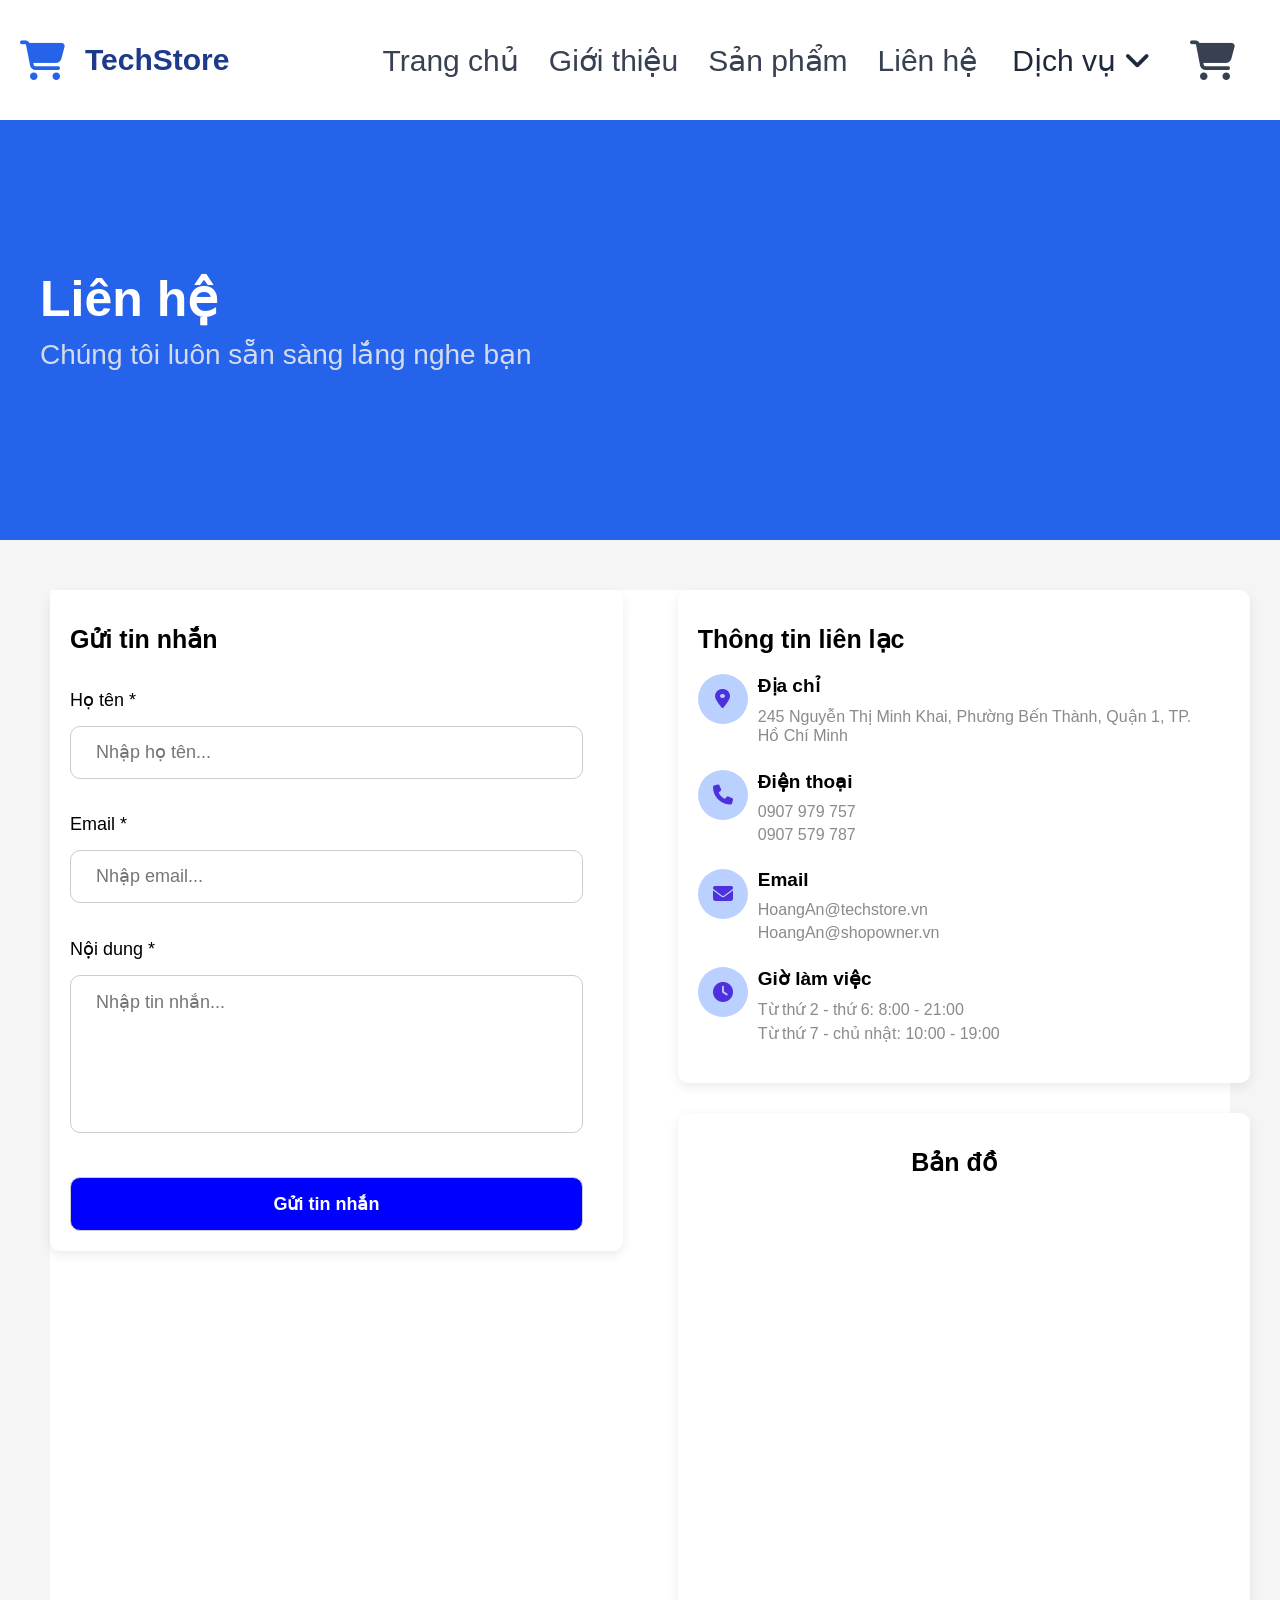
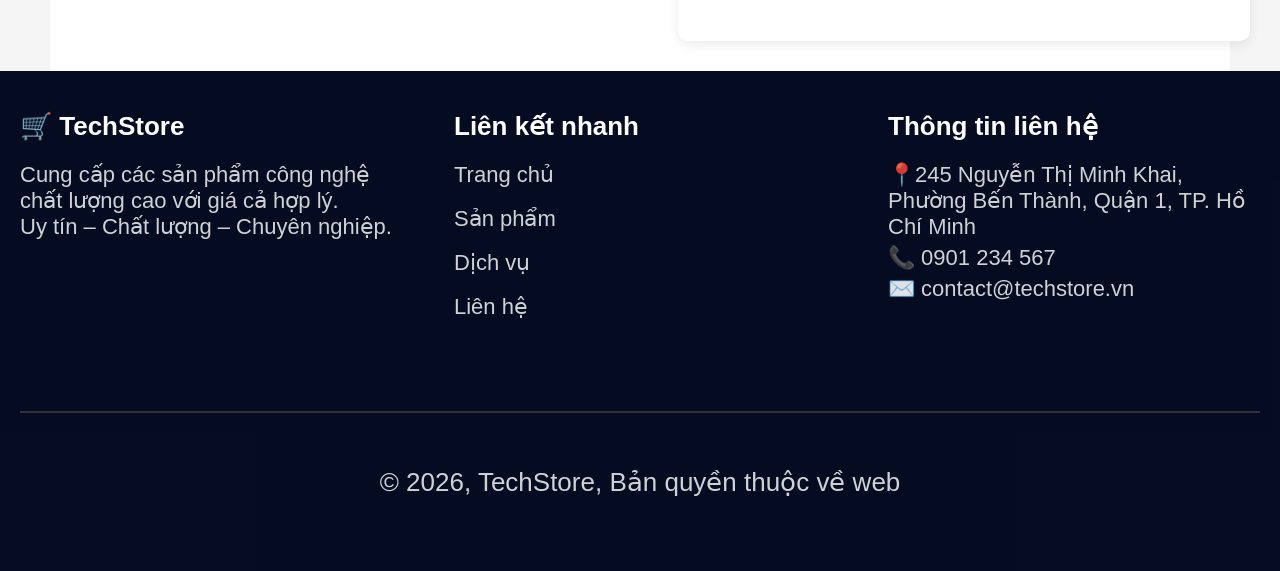
<file: Lienhe.html>
<!DOCTYPE html>
<html lang="en">

<head>
    <meta charset="UTF-8">
    <meta name="viewport" content="width=device-width, initial-scale=1.0">
    <link rel="stylesheet" href="https://cdnjs.cloudflare.com/ajax/libs/font-awesome/6.5.1/css/all.min.css">
    <title>Document</title>
    <link rel="stylesheet" href="Lienhe.css">
    <script src="AEO&AIEO/lienhe.js" defer></script>
</head>

<body>
    <header>
        <div class="logo">
            <i class="fa-solid fa-cart-shopping"></i>
            <span>TechStore</span>
        </div>

        <div class="space">
            <nav>
                <ul>
                    <li><a href="index.html">Trang chủ</a></li>
                    <li><a href="Gioithieu.html">Giới thiệu</a></li>
                    <li><a href="Sanpham.html">Sản phẩm</a></li>
                    <li><a href="Lienhe.html">Liên hệ</a></li>
                    <li class="dropdown">

                        <a href="#">
                            Dịch vụ
                            <i class="fa-solid fa-angle-down"></i>
                        </a>

                        <!-- MENU -->
                        <ul class="dropdown-menu">

                            <li>
                                <a href="DichVu/giaohang.html">
                                    Giao hàng nhanh chóng
                                </a>
                            </li>

                            <li>
                                <a href="DichVu/hotro.html">
                                    Hỗ trợ 24/7
                                </a>
                            </li>

                            <li>
                                <a href="DichVu/doitra.html">
                                    Đổi trả miễn phí
                                </a>
                            </li>

                            <li>
                                <a href="DichVu/baohanh.html">
                                    Bảo hành chính hãng
                                </a>
                            </li>

                            <li>
                                <a href="DichVu/uudai.html">
                                    Ưu đãi đặc biệt
                                </a>
                            </li>

                            <li>
                                <a href="DichVu/Thanhtoan.html">
                                    Thanh toán tiện lợi
                                </a>
                            </li>

                        </ul>

                    </li>
                    <li class="cart">
                        <i class="fa-solid fa-cart-shopping"></i>
                    </li>
                </ul>
            </nav>
        </div>
    </header>

    <div class="below">
        <div class="Listen">Liên hệ</div>
        <div class="normal"> Chúng tôi luôn sẵn sàng lắng nghe bạn</div>
    </div>

    <section class="lienhe">
        <div class="khungchua">
            <form onsubmit="return validate1()">
                <div class="send">Gửi tin nhắn</div>
                <div class="khung1">
                    <label for="name">Họ tên *</label>
                    <input type="text" placeholder="Nhập họ tên..." id="name">
                    <span class="error-message" id="error-name"></span>
                </div>

                <div class="khung1">
                    <label for="test">Email *</label>
                    <input type="email" placeholder="Nhập email..." id="email">
                    <span class="error-message" id="error-email"></span>
                </div>

                <div class="khung1">
                    <label for="test">Nội dung *</label>
                    <textarea name="tinnhan" id="tinnhan" rows="6" placeholder="Nhập tin nhắn..."></textarea>
                    <span class="error-message" id="error-tinnhan"></span>
                </div>

                <div class="khungnut">
                    <button type="submit"> Gửi tin nhắn </button>
                </div>
            </form>
        </div>

        <div class="content">
            <div class="khungchua2">
                <div class="title-info"> Thông tin liên lạc </div>
                <div class="info">
                    <div class="for-info">
                        <i class="fa-solid fa-location-dot"></i>
                    </div>
                    <div class="info-random">
                        <div class="name"> Địa chỉ </div>
                        <div class="text"> 245 Nguyễn Thị Minh Khai, Phường Bến Thành, Quận 1, TP. Hồ Chí Minh
                        </div>
                    </div>
                </div>

                <div class="info">
                    <div class="for-info">
                        <i class="fa-solid fa-phone"></i>
                    </div>
                    <div class="info-random">
                        <div class="name"> Điện thoại </div>
                        <div class="text"> 0907 979 757</div>
                        <div class="text"> 0907 579 787</div>
                    </div>
                </div>
                <div class="info">
                    <div class="for-info">
                        <i class="fa-solid fa-envelope"></i>
                    </div>
                    <div class="info-random">
                        <div class="name">Email</div>
                        <div class="text"> HoangAn@techstore.vn </div>
                        <div class="text"> HoangAn@shopowner.vn </div>
                    </div>
                </div>
                <div class="info">
                    <div class="for-info">
                        <i class="fa-solid fa-clock"></i>
                    </div>
                    <div class="info-random">
                        <div class="name"> Giờ làm việc </div>
                        <div class="text"> Từ thứ 2 - thứ 6: 8:00 - 21:00 </div>
                        <div class="text"> Từ thứ 7 - chủ nhật: 10:00 - 19:00 </div>
                    </div>
                </div>
            </div>

            <div class="khungchua2">
                <div class="map-title">
                    Bản đồ
                </div>
                <iframe
                    src="https://www.google.com/maps/embed?pb=!1m18!1m12!1m3!1d3919.460128468535!2d106.69084117570385!3d10.77653025920516!2m3!1f0!2f0!3f0!3m2!1i1024!2i768!4f13.1!3m3!1m2!1s0x31752f3d2db0d52d%3A0x6c9cb4e7c1c52d72!2zMjQ1IE5ndXnhu4VuIFRo4buLIE1pbmggS2hhaSwgUGjGsOG7nW5nIELhur9uIFRow6BuaCwgUXXhuq1uIDEsIEjhu5MgQ2jDrSBNaW5o!5e0!3m2!1svi!2s!4v1710000000000!5m2!1svi!2s"
                    referrerpolicy="no-referrer-when-downgrade">
                </iframe>
            </div>
        </div>
    </section>

    <footer class="footer">
        <div class="footer-section">
            <h4>🛒 TechStore</h4>
            <p>Cung cấp các sản phẩm công nghệ chất lượng cao với giá cả hợp lý.<br>
                Uy tín – Chất lượng – Chuyên nghiệp.</p>
        </div>
        <div class="footer-section">
            <h4>Liên kết nhanh</h4>
            <ul>
                <li><a href="#">Trang chủ</a></li>
                <li><a href="#">Sản phẩm</a></li>
                <li><a href="#">Dịch vụ</a></li>
                <li><a href="#">Liên hệ</a></li>
            </ul>
        </div>
        <div class="footer-section contact-info">
            <h4>Thông tin liên hệ</h4>
            <p>📍245 Nguyễn Thị Minh Khai, Phường Bến Thành, Quận 1, TP. Hồ Chí Minh</p>
            <p>📞 0901 234 567</p>
            <p>✉️ contact@techstore.vn</p>
        </div>
        <hr>
        <div class="mid-footer">©️ 2026, TechStore, Bản quyền thuộc về web</div>
    </footer>
</body>

</html>
</file>
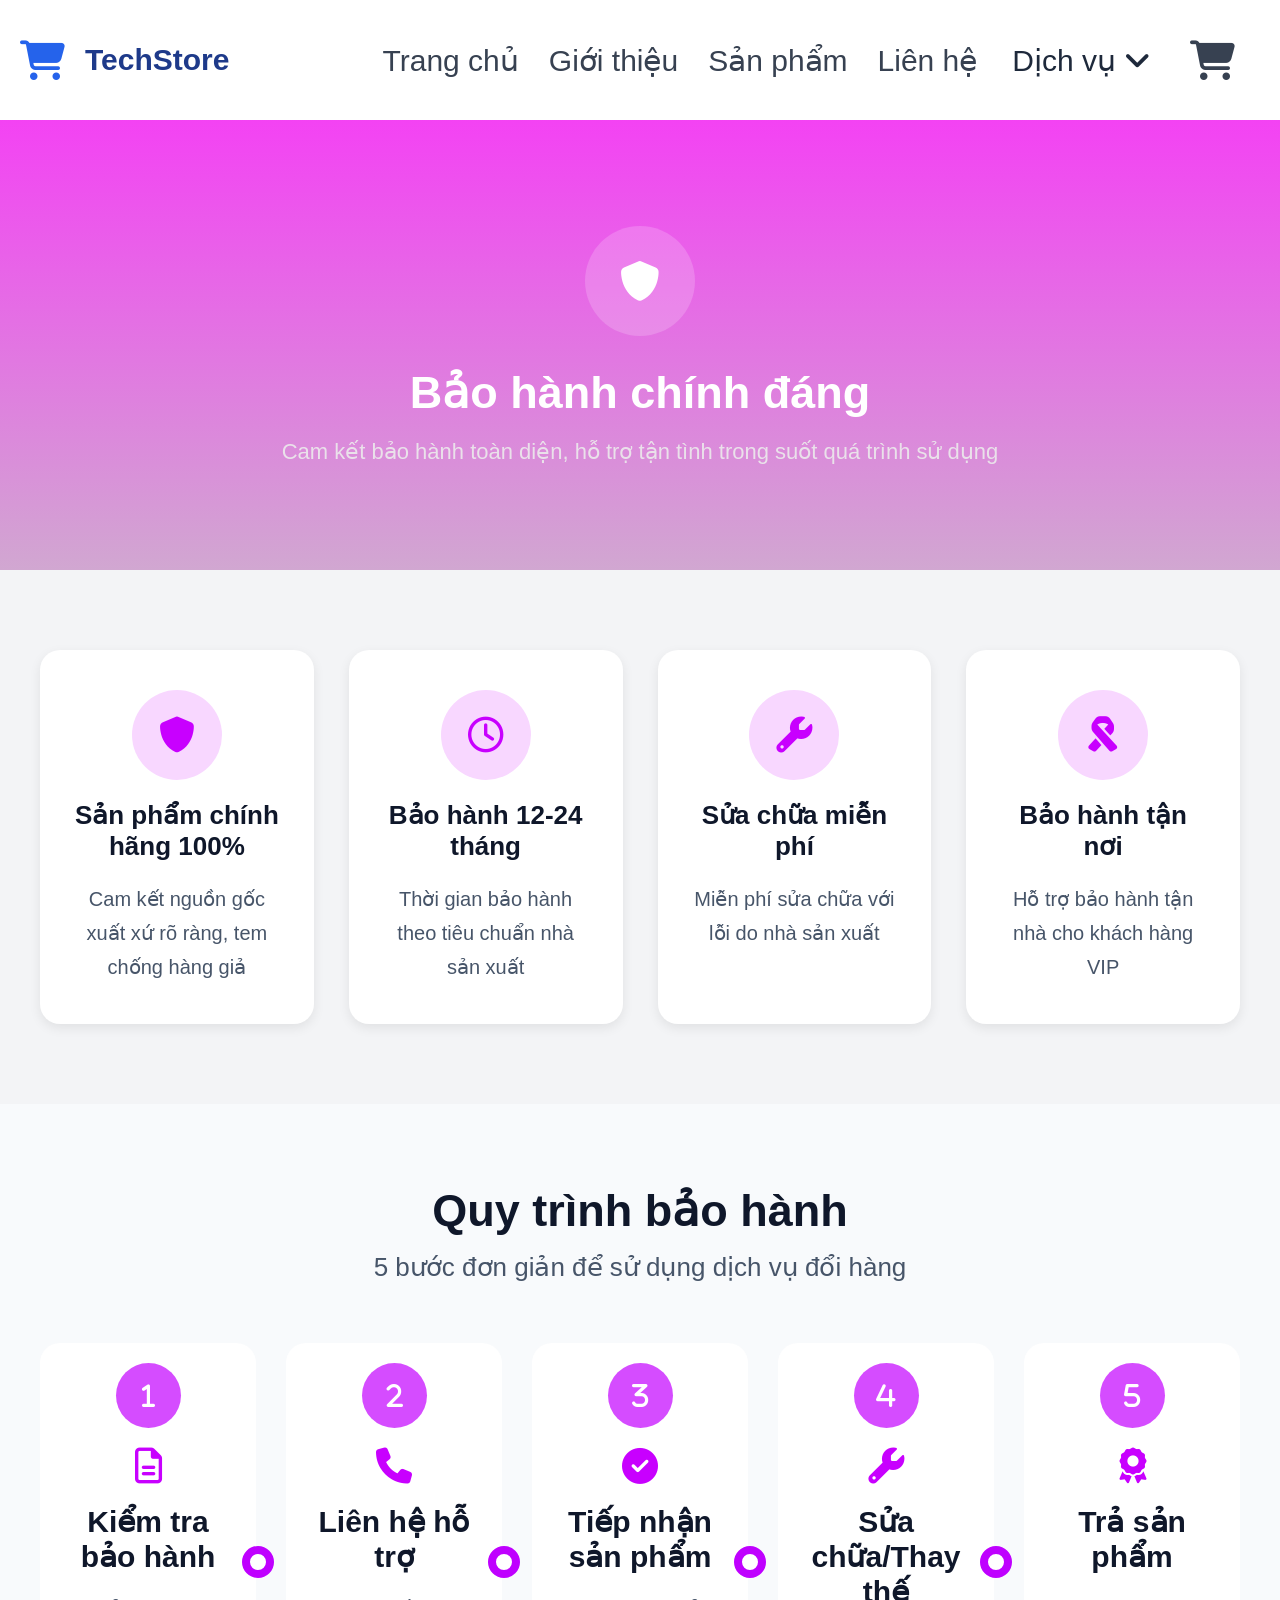
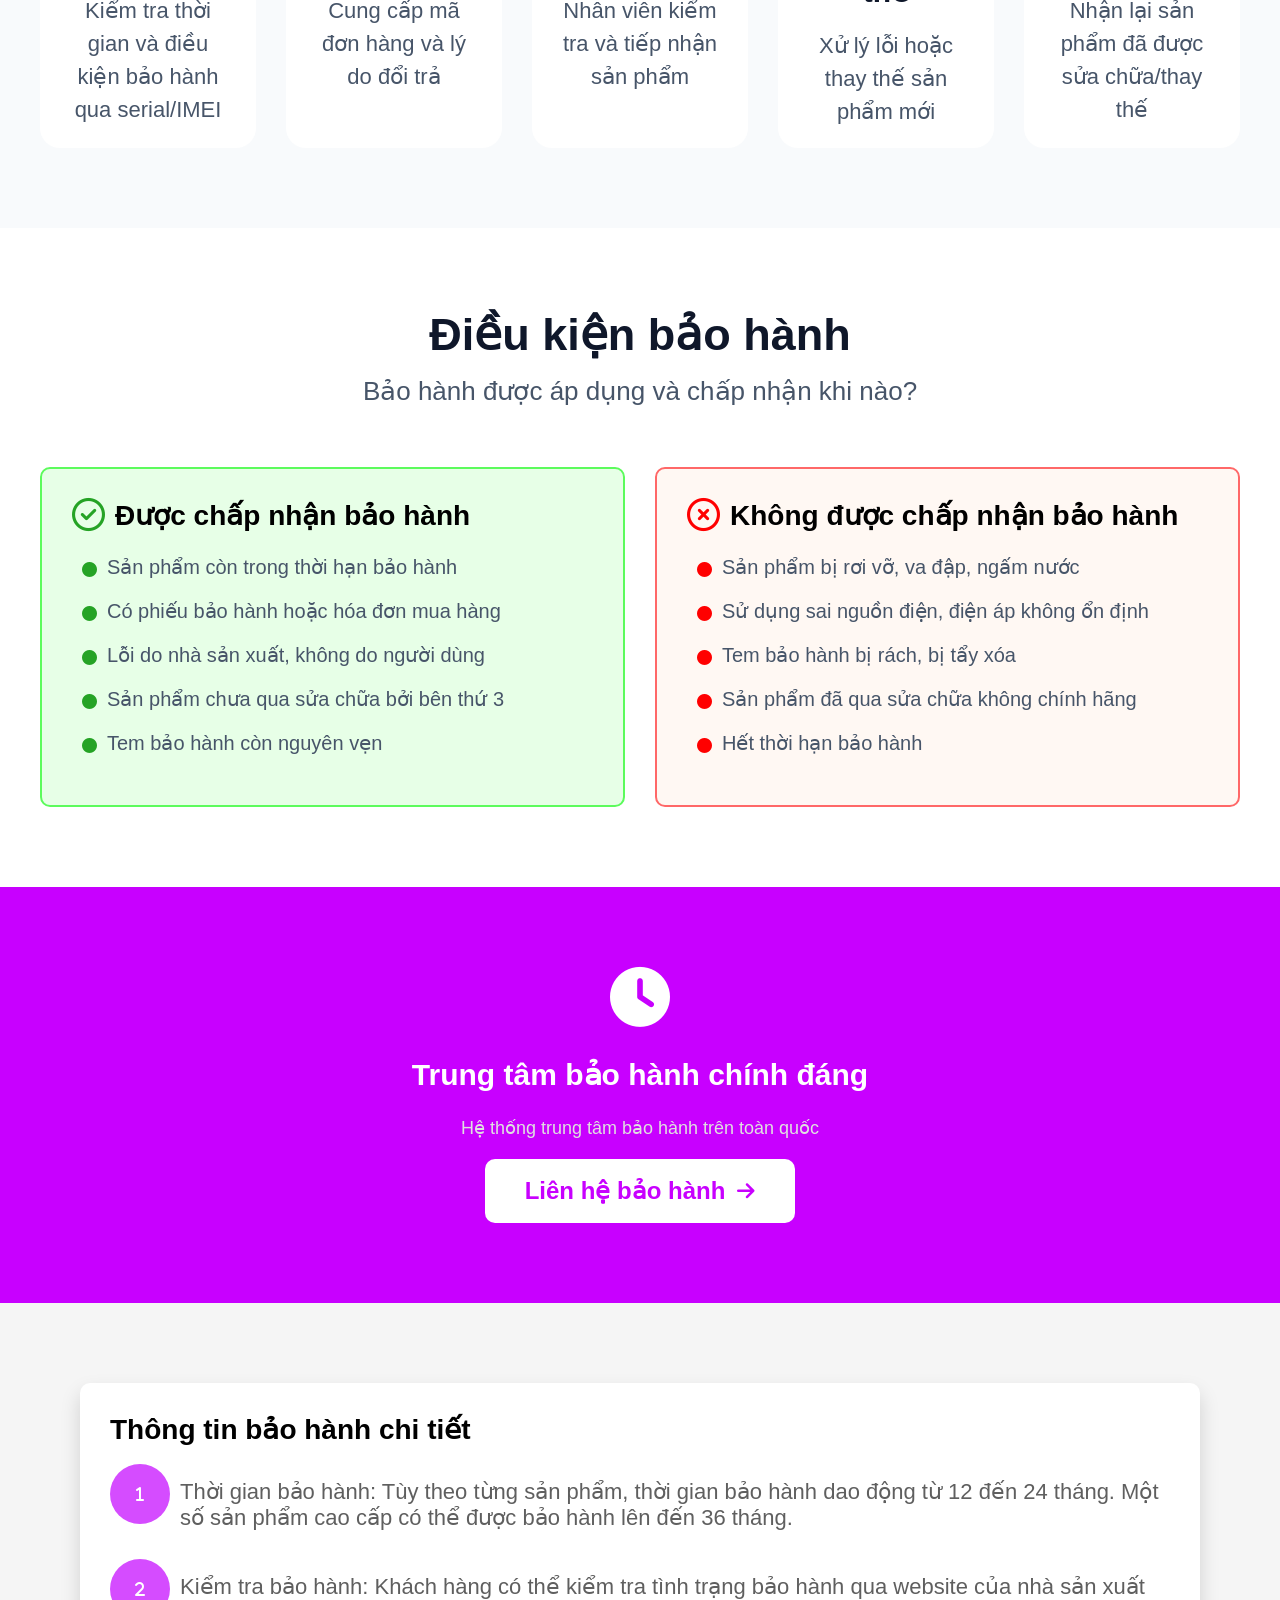
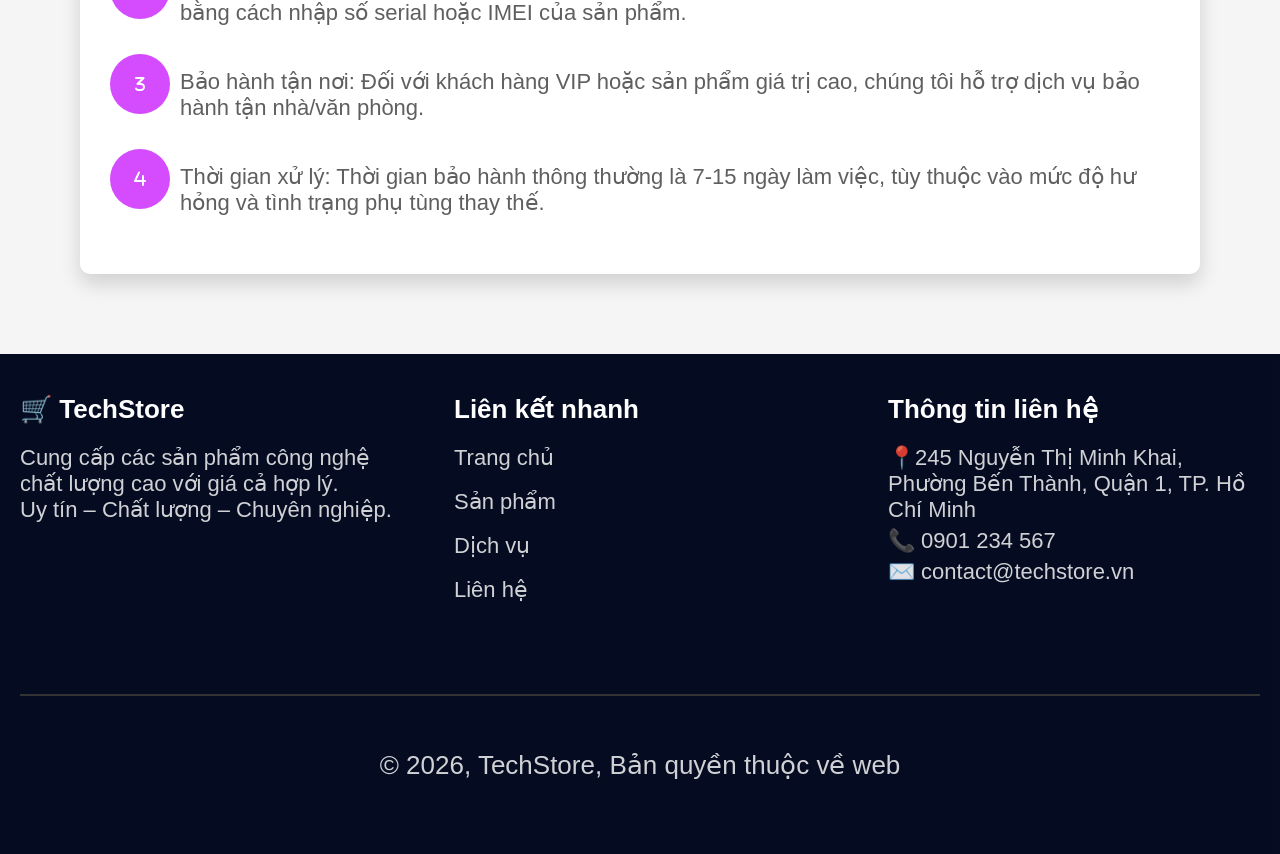
<file: DichVu/baohanh.html>
<!DOCTYPE html>
<html lang="en">

<head>
    <meta charset="UTF-8">
    <meta name="viewport" content="width=device-width, initial-scale=1.0">
    <title>Document</title>
    <link rel="stylesheet" href="baohanh.css">
    <link rel="stylesheet" href="https://cdnjs.cloudflare.com/ajax/libs/font-awesome/6.5.1/css/all.min.css">
    <script src="../AEO&AIEO/baohanh.js" defer></script>
</head>

<body>
    <header>
        <div class="logo">
            <i class="fa-solid fa-cart-shopping"></i>
            <span>TechStore</span>
        </div>
        <div class="space">
            <nav>
                <ul>
                    <li><a href="../index.html" class="active">Trang chủ</a></li>
                    <li><a href="../Gioithieu.html">Giới thiệu</a></li>
                    <li><a href="../Sanpham.html">Sản phẩm</a></li>
                    <li><a href="../Lienhe.html">Liên hệ</a></li>
                    <li class="dropdown">

                        <a href="#">
                            Dịch vụ
                            <i class="fa-solid fa-angle-down"></i>
                        </a>

                        <ul class="dropdown-menu">

                            <li>
                                <a href="../DichVu/giaohang.html">
                                    Giao hàng nhanh chóng
                                </a>
                            </li>

                            <li>
                                <a href="../DichVu/giaohang.html">
                                    Hỗ trợ 24/7
                                </a>
                            </li>

                            <li>
                                <a href="../DichVu/doitra.html">
                                    Đổi trả miễn phí
                                </a>
                            </li>

                            <li>
                                <a href="../DichVu/baohanh.html">
                                    Bảo hành chính hãng
                                </a>
                            </li>

                            <li>
                                <a href="../DichVu/uudai.html">
                                    Ưu đãi đặc biệt
                                </a>
                            </li>

                            <li>
                                <a href="../DichVu/Thanhtoan.html">
                                    Thanh toán tiện lợi
                                </a>
                            </li>

                        </ul>

                    </li>
                    <li class="cart">
                        <i class="fa-solid fa-cart-shopping"></i>
                    </li>
                </ul>
            </nav>
        </div>
    </header>
    <section class="service-hero">
        <div class="hero-overlay">
            <div class="hero-icon">
                <i class="fa-solid fa-shield"></i>
            </div>
            <h1>Bảo hành chính đáng </h1>
            <p>
                Cam kết bảo hành toàn diện, hỗ trợ tận tình trong suốt quá trình sử dụng
            </p>
        </div>
    </section>
    <section class="service-features">
        <div class="feature-card">
            <div class="feature-icon">
                <i class="fa-solid fa-shield"></i>
            </div>
            <h2>Sản phẩm chính hãng 100%</h2>
            <p>
                Cam kết nguồn gốc xuất xứ rõ ràng, tem chống hàng giả
            </p>
        </div>

        <div class="feature-card">
            <div class="feature-icon">
                <i class="fa-regular fa-clock"></i>
            </div>
            <h2>Bảo hành 12-24 tháng</h2>
            <p>
                Thời gian bảo hành theo tiêu chuẩn nhà sản xuất
            </p>
        </div>

        <div class="feature-card">
            <div class="feature-icon">
                <i class="fa-solid fa-wrench"></i>
            </div>
            <h2>Sửa chữa miễn phí</h2>
            <p>
                Miễn phí sửa chữa với lỗi do nhà sản xuất
            </p>
        </div>

        <div class="feature-card">
            <div class="feature-icon">
                <i class="fa-solid fa-ribbon"></i>
            </div>
            <h2>Bảo hành tận nơi</h2>
            <p>
                Hỗ trợ bảo hành tận nhà cho khách hàng VIP
            </p>
        </div>
    </section>
    <section class="delivery-process">
        <div class="process-title">
            <h1>Quy trình bảo hành</h1>
            <p>
                5 bước đơn giản để sử dụng dịch vụ đổi hàng
            </p>
        </div>

        <div class="process-container">

            <div class="step-box">
                <div class="number">
                    <i class="fa-solid fa-1"></i>
                </div>
                <div class="process">
                    <i class="fa-regular fa-file-lines"></i>
                </div>
                <h2>Kiểm tra bảo hành</h2>
                <p>
                    Kiểm tra thời gian và điều kiện bảo hành qua serial/IMEI
                </p>
                <div class="step-dot"></div>
            </div>

            <div class="step-box">
                <div class="number">
                    <i class="fa-solid fa-2"></i>
                </div>
                <div class="process">
                    <i class="fa-solid fa-phone"></i>
                </div>
                <h2>Liên hệ hỗ trợ</h2>
                <p>
                    Cung cấp mã đơn hàng và lý do đổi trả
                </p>
                <div class="step-dot"></div>
            </div>

            <div class="step-box">
                <div class="number">
                    <i class="fa-solid fa-3"></i>
                </div>
                <div class="process">
                    <i class="fa-solid fa-circle-check"></i>
                </div>
                <h2>Tiếp nhận sản phẩm</h2>
                <p>
                    Nhân viên kiểm tra và tiếp nhận sản phẩm
                </p>
                <div class="step-dot"></div>
            </div>

            <div class="step-box">
                <div class="number">
                    <i class="fa-solid fa-4"></i>
                </div>
                <div class="process">
                    <i class="fa-solid fa-wrench"></i>
                </div>
                <h2>Sửa chữa/Thay thế</h2>
                <p>
                    Xử lý lỗi hoặc thay thế sản phẩm mới
                </p>
                <div class="step-dot"></div>
            </div>

            <div class="step-box">
                <div class="number">
                    <i class="fa-solid fa-5"></i>
                </div>
                <div class="process">
                    <i class="fa-solid fa-award"></i>
                </div>
                <h2>Trả sản phẩm</h2>
                <p>
                    Nhận lại sản phẩm đã được sửa chữa/thay thế
                </p>
            </div>
        </div>
    </section>

    <section class="Condition">
        <div class="condition-title">
            <h1>Điều kiện bảo hành</h1>
            <p>
                Bảo hành được áp dụng và chấp nhận khi nào?
            </p>
        </div>
        <div class="for-condition">
            <div class="condition-box1">
                <i class="fa-regular fa-circle-check"></i>
                <div class="condition1-title"> Được chấp nhận bảo hành</div><br><br>
                <p>
                    <i class="fa-solid fa-circle"></i>
                    Sản phẩm còn trong thời hạn bảo hành <br>
                </p>
                <p>
                    <i class="fa-solid fa-circle"></i>
                    Có phiếu bảo hành hoặc hóa đơn mua hàng
                </p>
                <p>
                    <i class="fa-solid fa-circle"></i>
                    Lỗi do nhà sản xuất, không do người dùng
                </p>
                <p>
                    <i class="fa-solid fa-circle"></i>
                    Sản phẩm chưa qua sửa chữa bởi bên thứ 3
                </p>
                <p>
                    <i class="fa-solid fa-circle"></i>
                    Tem bảo hành còn nguyên vẹn
                </p>
            </div>
            <div class="condition-box2">
                <i class="fa-regular fa-circle-xmark"></i>
                <div class="condition2-title"> Không được chấp nhận bảo hành</div><br><br>
                <p>
                    <i class="fa-solid fa-circle"></i>
                    Sản phẩm bị rơi vỡ, va đập, ngấm nước <br>
                </p>
                <p>
                    <i class="fa-solid fa-circle"></i>
                    Sử dụng sai nguồn điện, điện áp không ổn định
                </p>
                <p>
                    <i class="fa-solid fa-circle"></i>
                    Tem bảo hành bị rách, bị tẩy xóa
                </p>
                <p>
                    <i class="fa-solid fa-circle"></i>
                    Sản phẩm đã qua sửa chữa không chính hãng
                </p>
                <p>
                    <i class="fa-solid fa-circle"></i>
                    Hết thời hạn bảo hành
                </p>
            </div>
        </div>
    </section>
    <section class="tradeback">
        <div class="tradeback-icon">
            <i class="fa-solid fa-clock"></i>
        </div>
        <h1>
            Trung tâm bảo hành chính đáng
        </h1>
        <p>
            Hệ thống trung tâm bảo hành trên toàn quốc
        </p>
        <div class="tradeback-now">
            <a href="../Lienhe.html">
                Liên hệ bảo hành
                <i class="fa-solid fa-arrow-right"></i>
            </a>
        </div>
    </section>
    <section>
        <div class="ahfuck">
            <div class="fuck-title">Thông tin bảo hành chi tiết</div>
            <div class="fuck">
                <div class="fuck-icon"><i class="fa-solid fa-tick"></i></div>
                <div class="fuck-sc">
                    <div class="number1">
                        <i class="fa-solid fa-1"></i>
                    </div>
                    <p> Thời gian bảo hành: Tùy theo từng sản phẩm, thời gian bảo hành dao động từ 12 đến 24 tháng. Một
                        số sản phẩm cao cấp có thể được bảo hành lên đến 36 tháng.
                    </p>
                </div>
                <div class="fuck-sc">
                    <div class="number1">
                        <i class="fa-solid fa-2"></i>
                    </div>
                    <p> Kiểm tra bảo hành: Khách hàng có thể kiểm tra tình trạng bảo hành qua website của nhà sản xuất
                        bằng cách nhập số serial hoặc IMEI của sản phẩm. </p>
                </div>
                <div class="fuck-sc">
                    <div class="number1">
                        <i class="fa-solid fa-3"></i>
                    </div>
                    <p>
                        Bảo hành tận nơi: Đối với khách hàng VIP hoặc sản phẩm giá trị cao, chúng tôi hỗ trợ dịch vụ bảo
                        hành tận nhà/văn phòng.</p>
                </div>
                <div class="fuck-sc">
                    <div class="number1">
                        <i class="fa-solid fa-4"></i>
                    </div>
                    <p>
                        Thời gian xử lý: Thời gian bảo hành thông thường là 7-15 ngày làm việc, tùy thuộc vào mức độ hư
                        hỏng và tình trạng phụ tùng thay thế.</p>
                </div>
            </div>
        </div>
    </section>
    <footer class="footer">
        <div class="footer-section">
            <h4>🛒 TechStore</h4>
            <p>Cung cấp các sản phẩm công nghệ chất lượng cao với giá cả hợp lý.<br>
                Uy tín – Chất lượng – Chuyên nghiệp.</p>
        </div>
        <div class="footer-section">
            <h4>Liên kết nhanh</h4>
            <ul>
                <li><a href="#">Trang chủ</a></li>
                <li><a href="#">Sản phẩm</a></li>
                <li><a href="#">Dịch vụ</a></li>
                <li><a href="#">Liên hệ</a></li>
            </ul>
        </div>
        <div class="footer-section contact-info">
            <h4>Thông tin liên hệ</h4>
            <p>📍245 Nguyễn Thị Minh Khai, Phường Bến Thành, Quận 1, TP. Hồ Chí Minh</p>
            <p>📞 0901 234 567</p>
            <p>✉️ contact@techstore.vn</p>
        </div>
        <hr>
        <div class="mid-footer">©️ 2026, TechStore, Bản quyền thuộc về web</div>
    </footer>
</body>

</html>
</file>
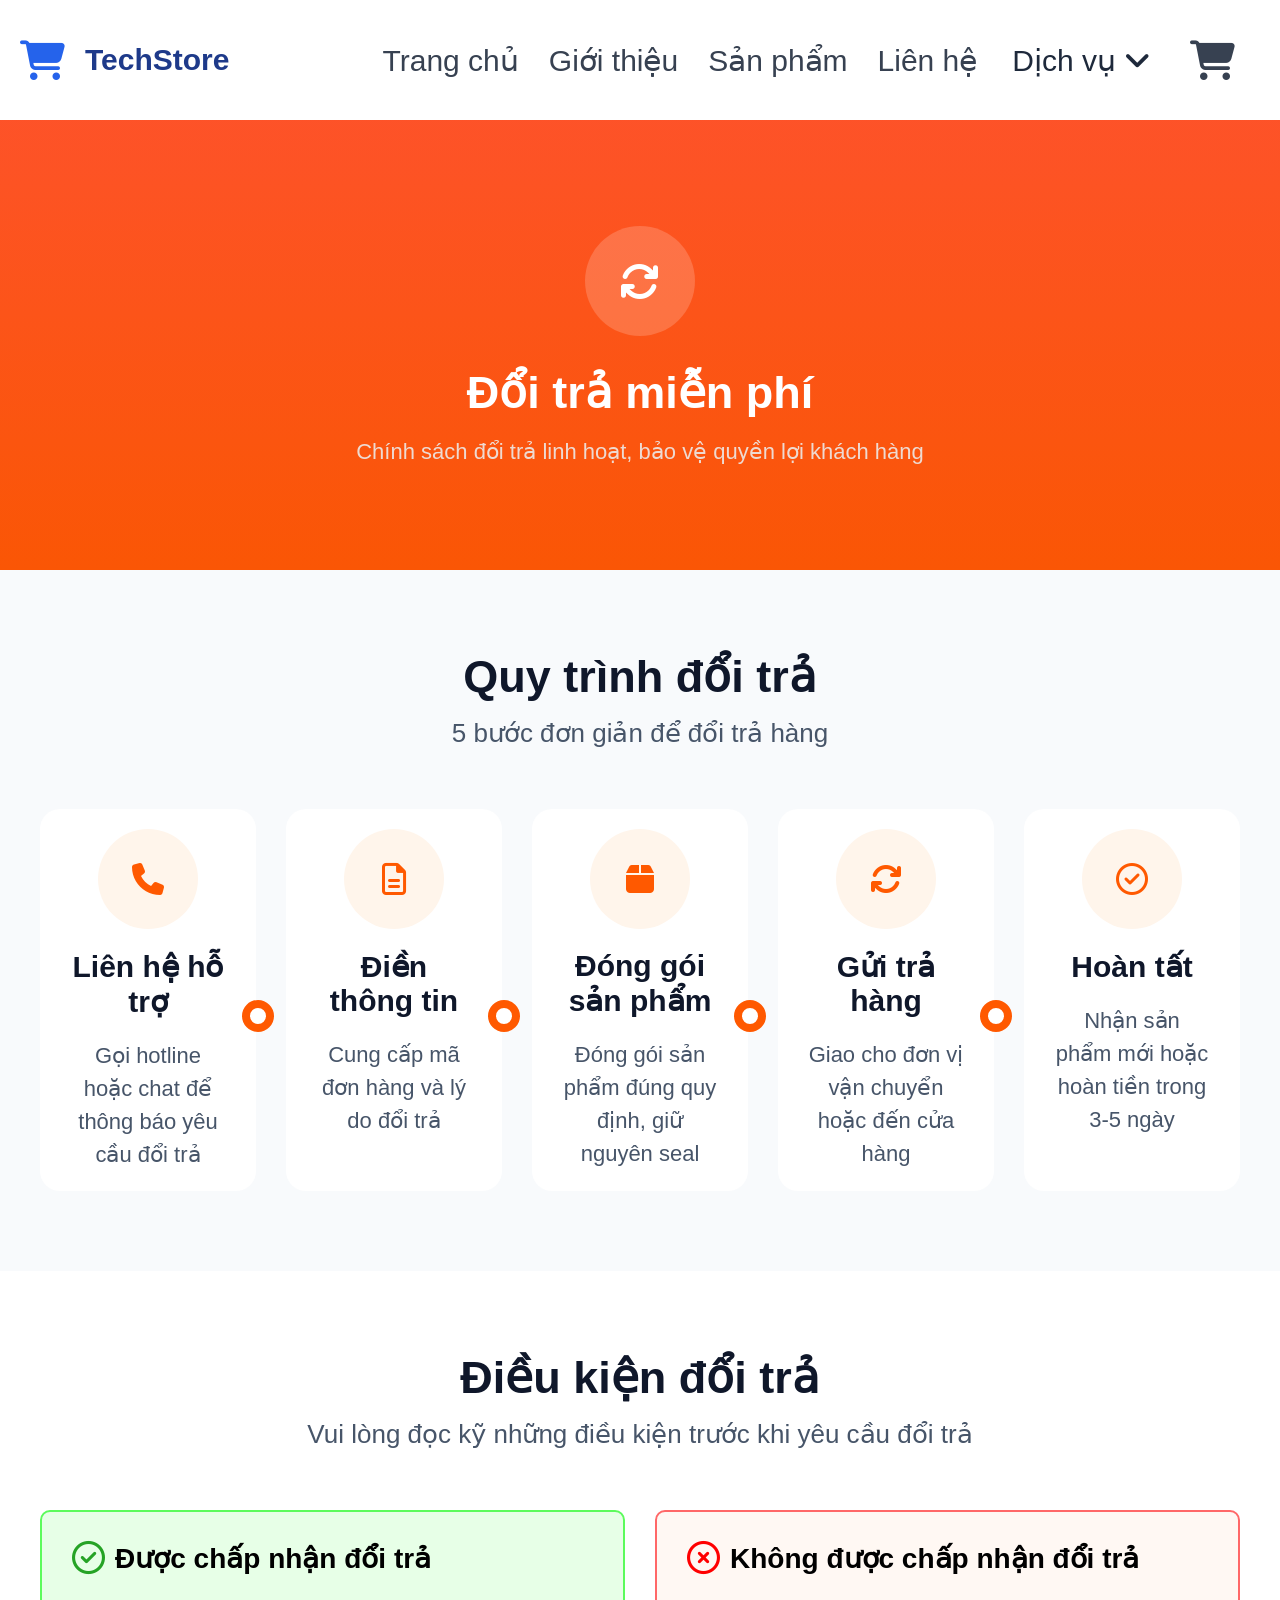
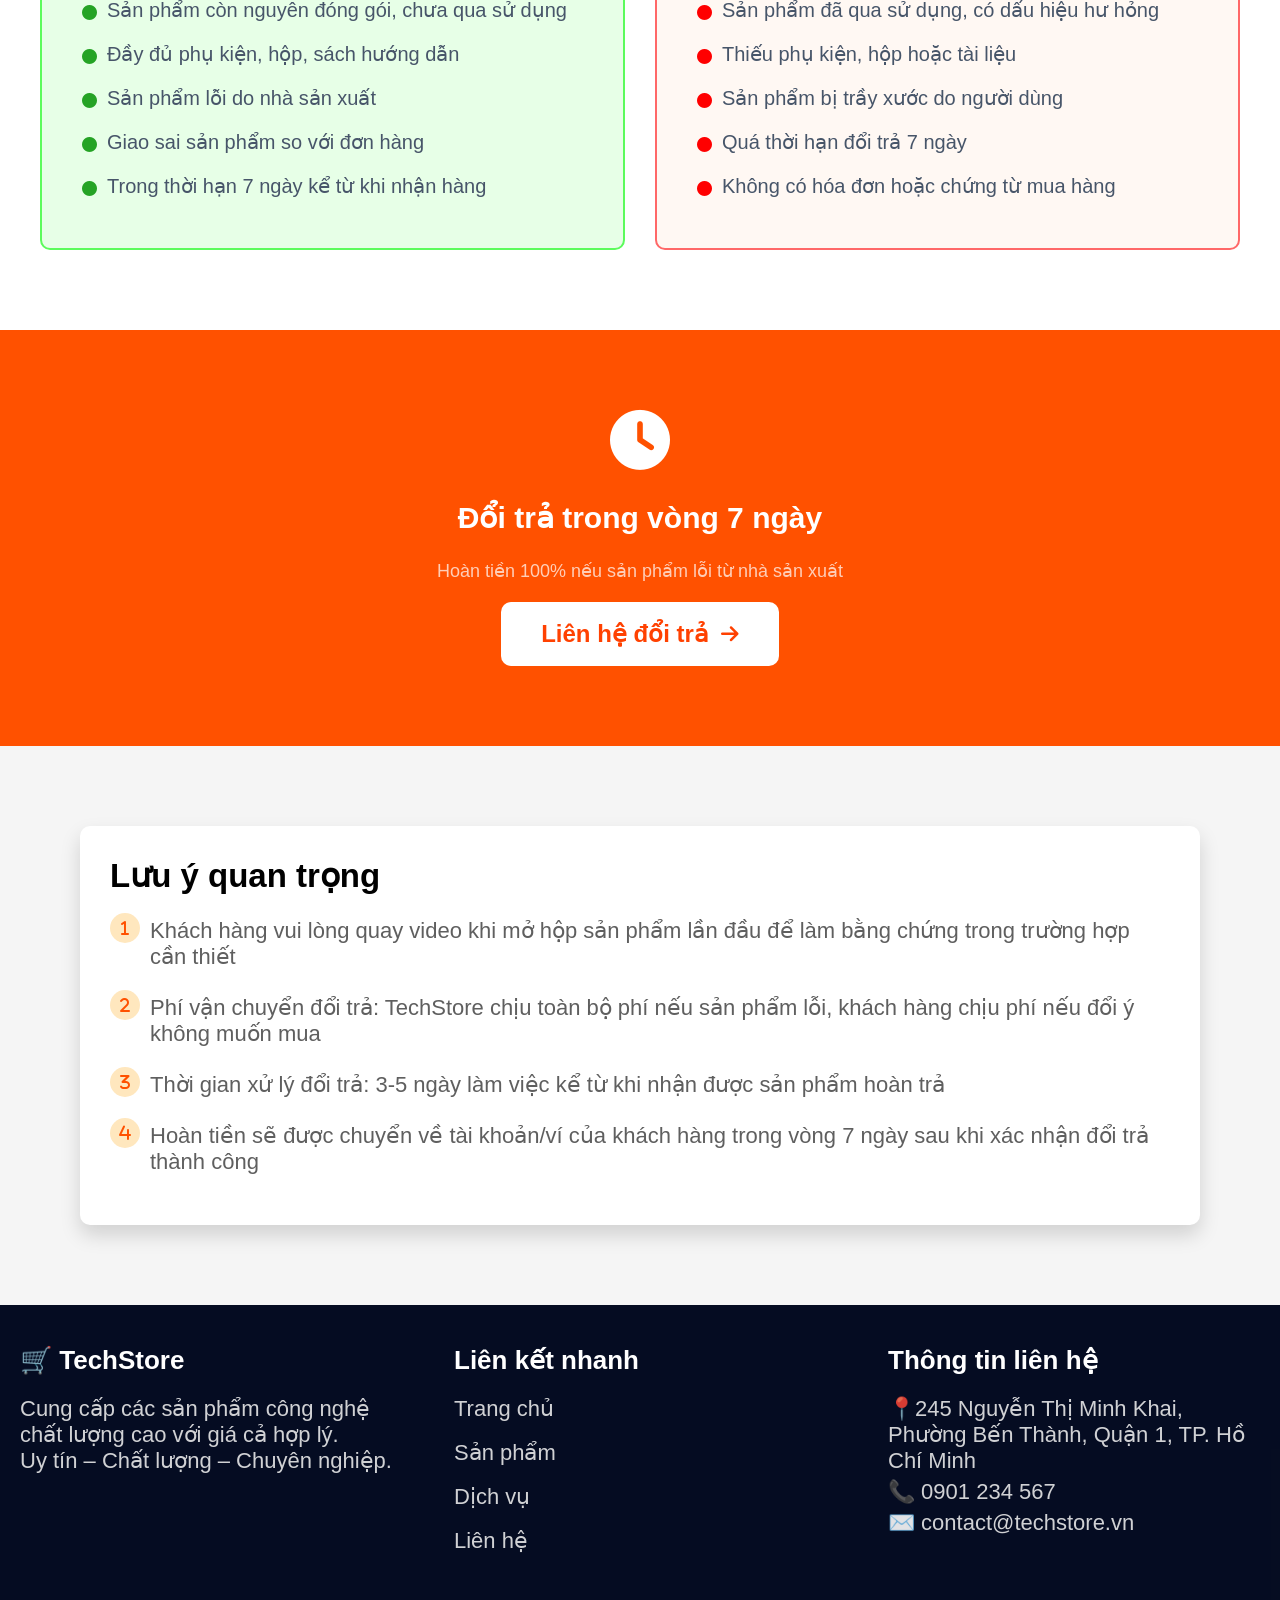
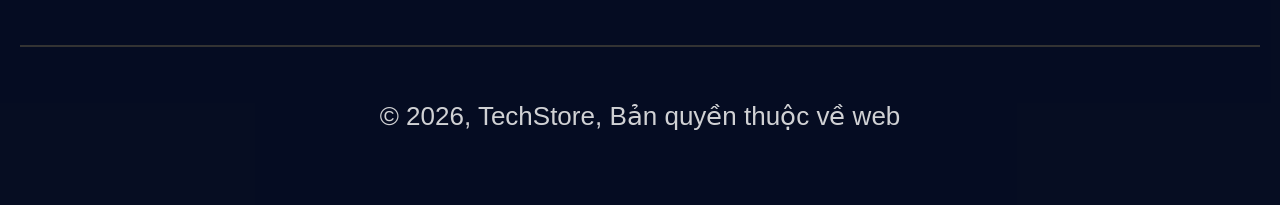
<file: DichVu/doitra.html>
<!DOCTYPE html>
<html lang="en">

<head>
    <meta charset="UTF-8">
    <meta name="viewport" content="width=device-width, initial-scale=1.0">
    <title>Document</title>
    <link rel="stylesheet" href="doitra.css">
    <link rel="stylesheet" href="https://cdnjs.cloudflare.com/ajax/libs/font-awesome/6.5.1/css/all.min.css">
    <script src="../AEO&AIEO/doitra.js" defer></script>
</head>

<body>
    <header>
        <div class="logo">
            <i class="fa-solid fa-cart-shopping"></i>
            <span>TechStore</span>
        </div>
        <div class="space">
            <nav>
                <ul>
                    <li><a href="../index.html" class="active">Trang chủ</a></li>
                    <li><a href="../Gioithieu.html">Giới thiệu</a></li>
                    <li><a href="../Sanpham.html">Sản phẩm</a></li>
                    <li><a href="../Lienhe.html">Liên hệ</a></li>
                    <li class="dropdown">

                        <a href="#">
                            Dịch vụ
                            <i class="fa-solid fa-angle-down"></i>
                        </a>

                        <ul class="dropdown-menu">

                            <li>
                                <a href="../DichVu/giaohang.html">
                                    Giao hàng nhanh chóng
                                </a>
                            </li>

                            <li>
                                <a href="../DichVu/giaohang.html">
                                    Hỗ trợ 24/7
                                </a>
                            </li>

                            <li>
                                <a href="../DichVu/doitra.html">
                                    Đổi trả miễn phí
                                </a>
                            </li>

                            <li>
                                <a href="../DichVu/baohanh.html">
                                    Bảo hành chính hãng
                                </a>
                            </li>

                            <li>
                                <a href="../DichVu/uudai.html">
                                    Ưu đãi đặc biệt
                                </a>
                            </li>

                            <li>
                                <a href="../DichVu/Thanhtoan.html">
                                    Thanh toán tiện lợi
                                </a>
                            </li>

                        </ul>

                    </li>
                    <li class="cart">
                        <i class="fa-solid fa-cart-shopping"></i>
                    </li>
                </ul>
            </nav>
        </div>
    </header>
    <section class="service-hero">
        <div class="hero-overlay">
            <div class="hero-icon">
                <i class="fa-solid fa-sync"></i>
            </div>
            <h1>Đổi trả miễn phí</h1>
            <p>
                Chính sách đổi trả linh hoạt, bảo vệ quyền lợi khách hàng
            </p>
        </div>
    </section>
    <section class="delivery-process">
        <div class="process-title">
            <h1>Quy trình đổi trả</h1>
            <p>
                5 bước đơn giản để đổi trả hàng
            </p>
        </div>

        <div class="process-container">

            <div class="step-box">
                <div class="process">
                    <i class="fa-solid fa-phone"></i>
                </div>
                <h2>Liên hệ hỗ trợ</h2>
                <p>
                    Gọi hotline hoặc chat để thông báo yêu cầu đổi trả
                </p>
                <div class="step-dot"></div>
            </div>

            <div class="step-box">
                <div class="process">
                    <i class="fa-regular fa-file-lines"></i>
                </div>
                <h2>Điền thông tin</h2>
                <p>
                    Cung cấp mã đơn hàng và lý do đổi trả
                </p>
                <div class="step-dot"></div>
            </div>

            <div class="step-box">
                <div class="process">
                    <i class="fa-solid fa-box"></i>
                </div>
                <h2>Đóng gói sản phẩm</h2>
                <p>
                    Đóng gói sản phẩm đúng quy định, giữ nguyên seal
                </p>
                <div class="step-dot"></div>
            </div>

            <div class="step-box">
                <div class="process">
                    <i class="fa-solid fa-sync"></i>
                </div>
                <h2>Gửi trả hàng</h2>
                <p>
                    Giao cho đơn vị vận chuyển hoặc đến cửa hàng
                </p>
                <div class="step-dot"></div>
            </div>

            <div class="step-box">
                <div class="process">
                    <i class="fa-regular fa-circle-check"></i>
                </div>
                <h2>Hoàn tất</h2>
                <p>
                    Nhận sản phẩm mới hoặc hoàn tiền trong 3-5 ngày
                </p>
            </div>
        </div>
    </section>
    <section class="Condition">
        <div class="condition-title">
            <h1>Điều kiện đổi trả</h1>
            <p>
                Vui lòng đọc kỹ những điều kiện trước khi yêu cầu đổi trả
            </p>
        </div>
        <div class="for-condition">
            <div class="condition-box1">
                <i class="fa-regular fa-circle-check"></i>
                <div class="condition1-title"> Được chấp nhận đổi trả</div><br><br>
                <p>
                    <i class="fa-solid fa-circle"></i>
                    Sản phẩm còn nguyên đóng gói, chưa qua sử dụng <br>
                </p>
                <p>
                    <i class="fa-solid fa-circle"></i>
                    Đầy đủ phụ kiện, hộp, sách hướng dẫn
                </p>
                <p>
                    <i class="fa-solid fa-circle"></i>
                    Sản phẩm lỗi do nhà sản xuất
                </p>
                <p>
                    <i class="fa-solid fa-circle"></i>
                    Giao sai sản phẩm so với đơn hàng
                </p>
                <p>
                    <i class="fa-solid fa-circle"></i>
                    Trong thời hạn 7 ngày kể từ khi nhận hàng
                </p>
            </div>
            <div class="condition-box2">
                <i class="fa-regular fa-circle-xmark"></i>
                <div class="condition2-title"> Không được chấp nhận đổi trả</div><br><br>
                <p>
                    <i class="fa-solid fa-circle"></i>
                    Sản phẩm đã qua sử dụng, có dấu hiệu hư hỏng <br>
                </p>
                <p>
                    <i class="fa-solid fa-circle"></i>
                    Thiếu phụ kiện, hộp hoặc tài liệu
                </p>
                <p>
                    <i class="fa-solid fa-circle"></i>
                    Sản phẩm bị trầy xước do người dùng
                </p>
                <p>
                    <i class="fa-solid fa-circle"></i>
                    Quá thời hạn đổi trả 7 ngày
                </p>
                <p>
                    <i class="fa-solid fa-circle"></i>
                    Không có hóa đơn hoặc chứng từ mua hàng
                </p>
            </div>
        </div>
    </section>
    <section class="tradeback">
        <div class="tradeback-icon">
            <i class="fa-solid fa-clock"></i>
        </div>
        <h1>
            Đổi trả trong vòng 7 ngày
        </h1>
        <p>
            Hoàn tiền 100% nếu sản phẩm lỗi từ nhà sản xuất
        </p>
        <div class="tradeback-now">
            <a href="../Lienhe.html">
                Liên hệ đổi trả
                <i class="fa-solid fa-arrow-right"></i>
            </a>
        </div>
    </section>

    <section>
        <div class="ahfuck">
            <div class="fuck-title">Lưu ý quan trọng</div>
            <div class="fuck">
                <div class="fuck-icon"><i class="fa-solid fa-tick"></i></div>
                <div class="fuck-sc">
                    <div class="number">
                        <i class="fa-solid fa-1"></i>
                    </div>
                    <p> Khách hàng vui lòng quay video khi mở hộp sản phẩm lần đầu để làm bằng chứng trong trường hợp
                        cần thiết </p>
                </div>
                <div class="fuck-sc">
                    <div class="number">
                        <i class="fa-solid fa-2"></i>
                    </div>
                    <p> Phí vận chuyển đổi trả: TechStore chịu toàn bộ phí nếu sản phẩm lỗi, khách hàng chịu phí nếu đổi
                        ý không muốn mua </p>
                </div>
                <div class="fuck-sc">
                    <div class="number">
                        <i class="fa-solid fa-3"></i>
                    </div>
                    <p>
                        Thời gian xử lý đổi trả: 3-5 ngày làm việc kể từ khi nhận được sản phẩm hoàn trả</p>
                </div>
                <div class="fuck-sc">
                    <div class="number">
                        <i class="fa-solid fa-4"></i>
                    </div>
                    <p>
                        Hoàn tiền sẽ được chuyển về tài khoản/ví của khách hàng trong vòng 7 ngày sau khi xác nhận đổi
                        trả thành công</p>
                </div>
            </div>
        </div>
    </section>
    <footer class="footer">
        <div class="footer-section">
            <h4>🛒 TechStore</h4>
            <p>Cung cấp các sản phẩm công nghệ chất lượng cao với giá cả hợp lý.<br>
                Uy tín – Chất lượng – Chuyên nghiệp.</p>
        </div>
        <div class="footer-section">
            <h4>Liên kết nhanh</h4>
            <ul>
                <li><a href="#">Trang chủ</a></li>
                <li><a href="#">Sản phẩm</a></li>
                <li><a href="#">Dịch vụ</a></li>
                <li><a href="#">Liên hệ</a></li>
            </ul>
        </div>
        <div class="footer-section contact-info">
            <h4>Thông tin liên hệ</h4>
            <p>📍245 Nguyễn Thị Minh Khai, Phường Bến Thành, Quận 1, TP. Hồ Chí Minh</p>
            <p>📞 0901 234 567</p>
            <p>✉️ contact@techstore.vn</p>
        </div>
        <hr>
        <div class="mid-footer">©️ 2026, TechStore, Bản quyền thuộc về web</div>
    </footer>
</body>

</html>
</file>
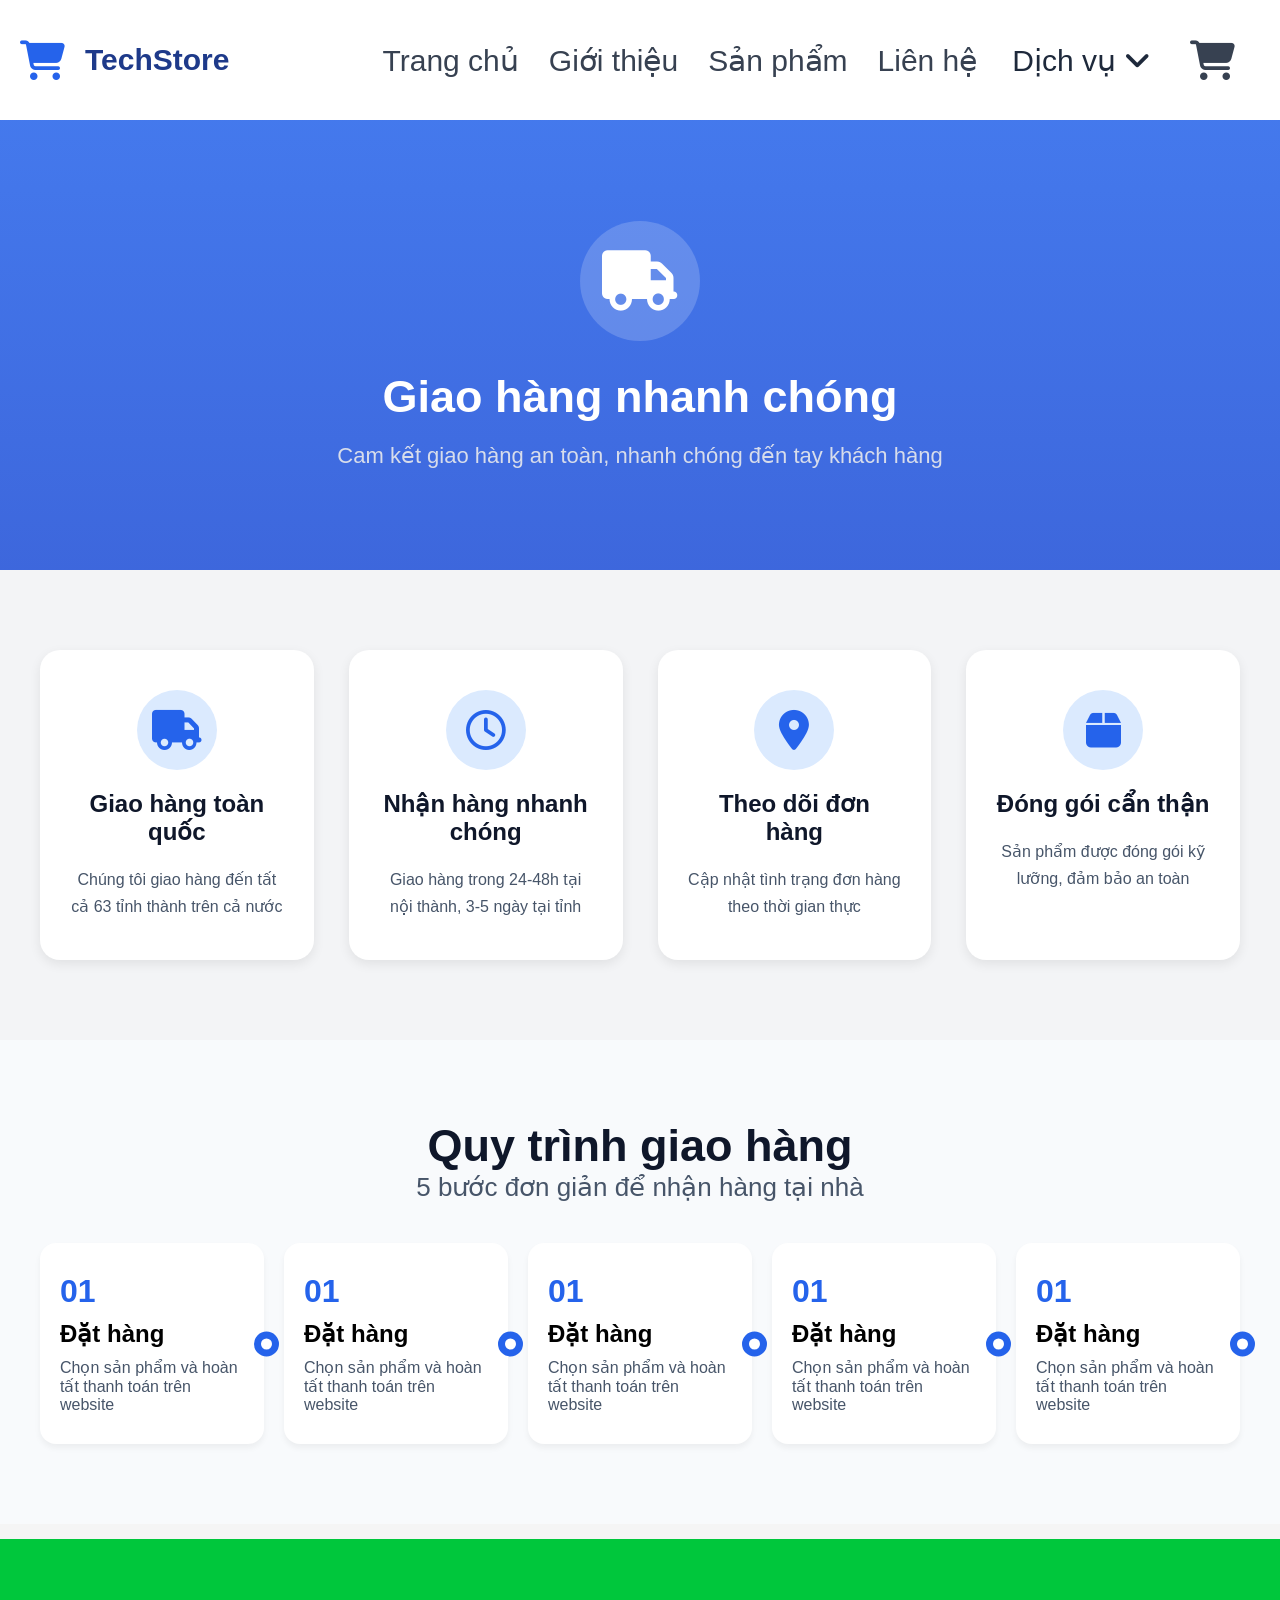
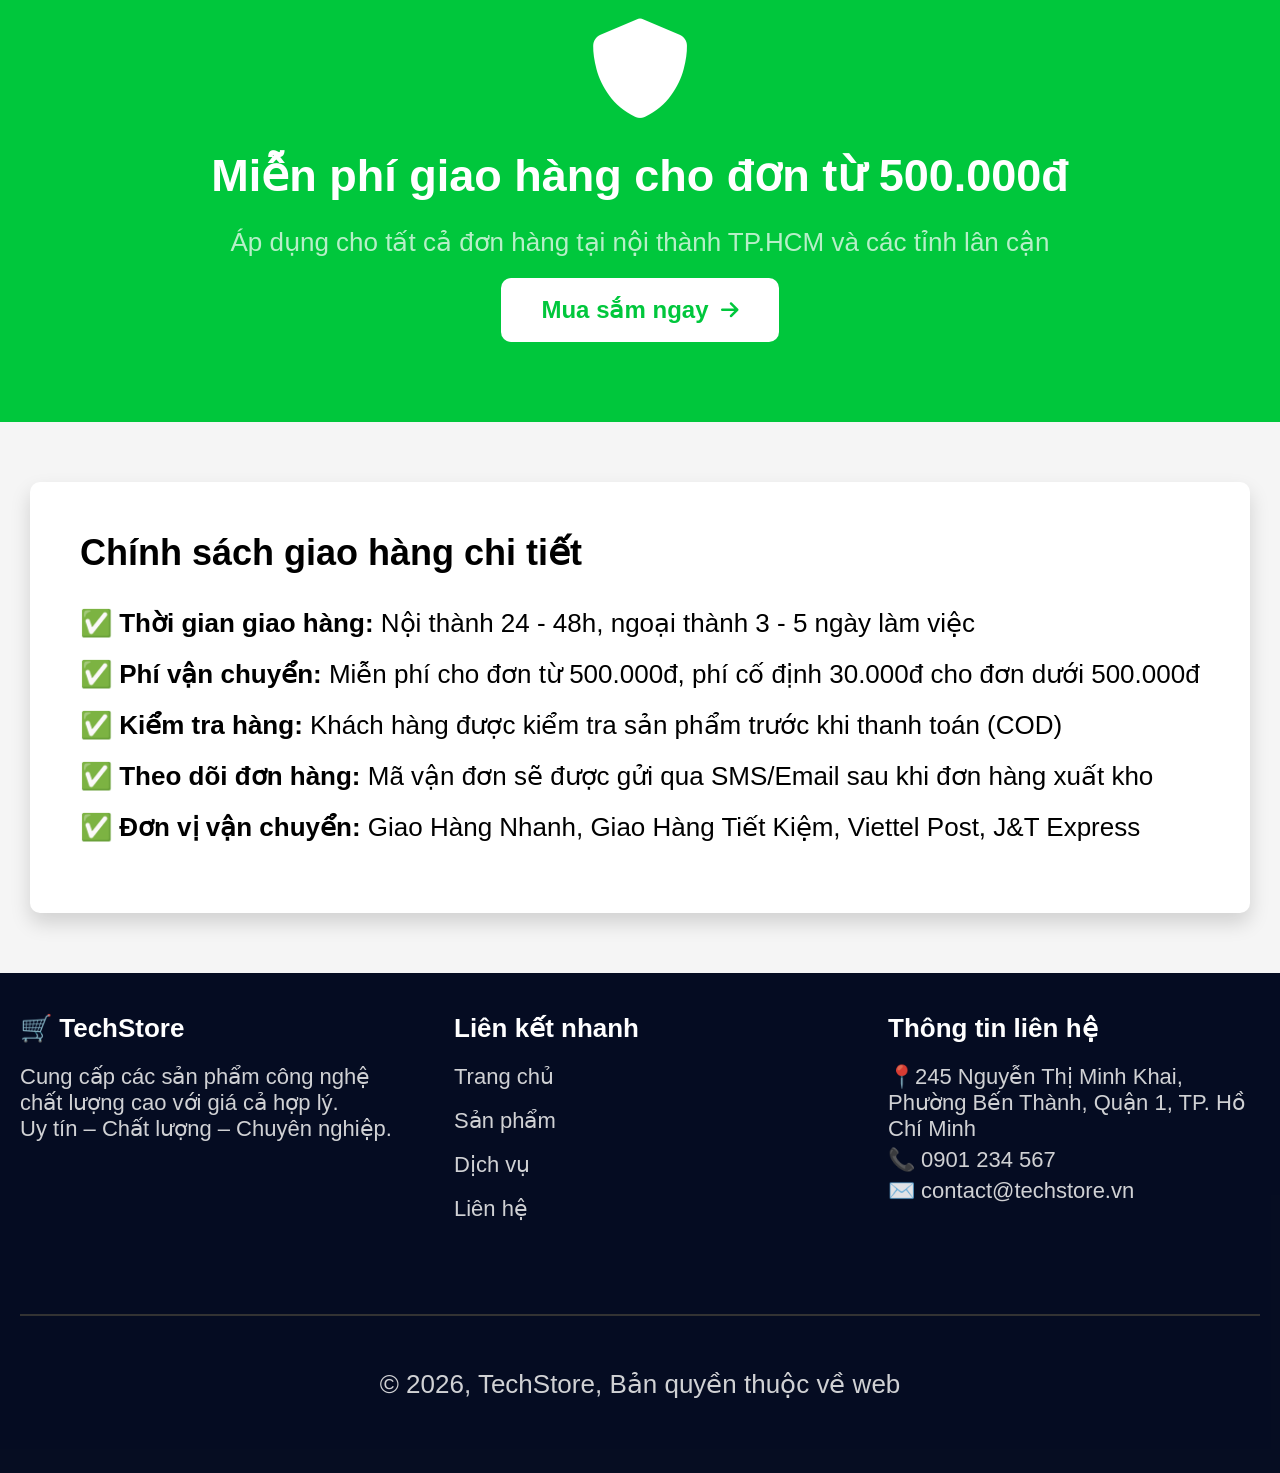
<file: DichVu/giaohang.html>
<!DOCTYPE html>
<html lang="en">

<head>
    <meta charset="UTF-8">
    <meta name="viewport" content="width=device-width, initial-scale=1.0">
    <title>Document</title>
    <link rel="stylesheet" href="giaohang.css">
    <link rel="stylesheet" href="https://cdnjs.cloudflare.com/ajax/libs/font-awesome/6.5.1/css/all.min.css">
    <script src="../AEO&AIEO/giaohang.js" defer></script>
</head>

<body>
    <header>
        <div class="logo">
            <i class="fa-solid fa-cart-shopping"></i>
            <span>TechStore</span>
        </div>

        <div class="space">
            <nav>
                <ul>
                    <li><a href="../index.html">Trang chủ</a></li>
                    <li><a href="../Gioithieu.html">Giới thiệu</a></li>
                    <li><a href="../Sanpham.html">Sản phẩm</a></li>
                    <li><a href="../Lienhe.html">Liên hệ</a></li>
                    <li class="dropdown">

                        <a href="#">
                            Dịch vụ
                            <i class="fa-solid fa-angle-down"></i>
                        </a>

                        <ul class="dropdown-menu">

                            <li>
                                <a href="../DichVu/giaohang.html">
                                    Giao hàng nhanh chóng
                                </a>
                            </li>

                            <li>
                                <a href="../DichVu/hotro.html">
                                    Hỗ trợ 24/7
                                </a>
                            </li>

                            <li>
                                <a href="../DichVu/doitra.html">
                                    Đổi trả miễn phí
                                </a>
                            </li>

                            <li>
                                <a href="../DichVu/baohanh.html">
                                    Bảo hành chính hãng
                                </a>
                            </li>

                            <li>
                                <a href="../DichVu/uudai.html">
                                    Ưu đãi đặc biệt
                                </a>
                            </li>

                            <li>
                                <a href="../DichVu/Thanhtoan.html">
                                    Thanh toán tiện lợi
                                </a>
                            </li>

                        </ul>

                    </li>
                    <li class="cart">
                        <i class="fa-solid fa-cart-shopping"></i>
                    </li>
                </ul>
            </nav>
        </div>
    </header>

    <section class="service-hero">
        <div class="hero-overlay">
            <div class="hero-icon">
                <i class="fa-solid fa-truck"></i>
            </div>
            <h1>Giao hàng nhanh chóng</h1>
            <p>
                Cam kết giao hàng an toàn, nhanh chóng đến tay khách hàng
            </p>
        </div>
    </section>

    <section class="service-features">
        <div class="feature-card">
            <div class="feature-icon">
                <i class="fa-solid fa-truck"></i>
            </div>
            <h2>Giao hàng toàn quốc</h2>
            <p>
                Chúng tôi giao hàng đến tất cả
                63 tỉnh thành trên cả nước
            </p>
        </div>

        <div class="feature-card">
            <div class="feature-icon">
                <i class="fa-regular fa-clock"></i>
            </div>
            <h2>Nhận hàng nhanh chóng</h2>
            <p>
                Giao hàng trong 24-48h tại nội thành,
                3-5 ngày tại tỉnh
            </p>
        </div>

        <div class="feature-card">
            <div class="feature-icon">
                <i class="fa-solid fa-location-dot"></i>
            </div>
            <h2>Theo dõi đơn hàng</h2>
            <p>
                Cập nhật tình trạng đơn hàng
                theo thời gian thực
            </p>
        </div>

        <div class="feature-card">
            <div class="feature-icon">
                <i class="fa-solid fa-box"></i>
            </div>
            <h2>Đóng gói cẩn thận</h2>
            <p>
                Sản phẩm được đóng gói kỹ lưỡng,
                đảm bảo an toàn
            </p>
        </div>
    </section>

<section class="delivery-process">
    <div class="process-title">
        <h1>Quy trình giao hàng</h1>
        <p>5 bước đơn giản để nhận hàng tại nhà</p>
    </div>

    <div class="process-container">
        <div class="step-box">
            <div class="step-number">01</div>
            <h2>Đặt hàng</h2>
            <p>Chọn sản phẩm và hoàn tất thanh toán trên website</p>
            <div class="step-dot"></div>
        </div>


        <div class="step-box">
            <div class="step-number">01</div>
            <h2>Đặt hàng</h2>
            <p>Chọn sản phẩm và hoàn tất thanh toán trên website</p>
            <div class="step-dot"></div>
        </div>

        <div class="step-box">
            <div class="step-number">01</div>
            <h2>Đặt hàng</h2>
            <p>Chọn sản phẩm và hoàn tất thanh toán trên website</p>
            <div class="step-dot"></div>
        </div>

        <div class="step-box">
            <div class="step-number">01</div>
            <h2>Đặt hàng</h2>
            <p>Chọn sản phẩm và hoàn tất thanh toán trên website</p>
            <div class="step-dot"></div>
        </div>

        <div class="step-box">
            <div class="step-number">01</div>
            <h2>Đặt hàng</h2>
            <p>Chọn sản phẩm và hoàn tất thanh toán trên website</p>
            <div class="step-dot"></div>
        </div>
    </div>
</section>

    <section class="free-shipping">
        <div class="shipping-icon">
            <i class="fa-solid fa-shield"></i>
        </div>
        <h1>
            Miễn phí giao hàng cho đơn từ 500.000đ
        </h1>
        <p>
            Áp dụng cho tất cả đơn hàng tại nội thành
            TP.HCM và các tỉnh lân cận
        </p>
        <div class="shop-now">
            <a href="sanpham.html">
                Mua sắm ngay
                <i class="fa-solid fa-arrow-right"></i>
            </a>
        </div>
    </section>

    <section>
        <div class="ahfuck">
            <div class="fuck-title">Chính sách giao hàng chi tiết</div>
            <div class="fuck">
                <div class="fuck-icon"><i class="fa-solid fa-tick"></i></div>
                <div class="fuck-sc"><b>✅ Thời gian giao hàng: </b> Nội thành 24 - 48h, ngoại thành 3 - 5 ngày làm việc
                </div>
                <div class="fuck-sc"><b>✅ Phí vận chuyển: </b> Miễn phí cho đơn từ 500.000đ, phí cố định 30.000đ cho đơn
                    dưới 500.000đ </div>
                <div class="fuck-sc"><b>✅ Kiểm tra hàng: </b> Khách hàng được kiểm tra sản phẩm trước khi thanh toán
                    (COD) </div>
                <div class="fuck-sc"><b>✅ Theo dõi đơn hàng: </b> Mã vận đơn sẽ được gửi qua SMS/Email sau khi đơn hàng
                    xuất kho </div>
                <div class="fuck-sc"><b>✅ Đơn vị vận chuyển: </b> Giao Hàng Nhanh, Giao Hàng Tiết Kiệm, Viettel Post,
                    J&T Express </div>
            </div>
        </div>
    </section>
    <footer class="footer">
        <div class="footer-section">
            <h4>🛒 TechStore</h4>
            <p>Cung cấp các sản phẩm công nghệ chất lượng cao với giá cả hợp lý.<br>
                Uy tín – Chất lượng – Chuyên nghiệp.</p>
        </div>
        <div class="footer-section">
            <h4>Liên kết nhanh</h4>
            <ul>
                <li><a href="#">Trang chủ</a></li>
                <li><a href="#">Sản phẩm</a></li>
                <li><a href="#">Dịch vụ</a></li>
                <li><a href="#">Liên hệ</a></li>
            </ul>
        </div>
        <div class="footer-section contact-info">
            <h4>Thông tin liên hệ</h4>
            <p>📍245 Nguyễn Thị Minh Khai, Phường Bến Thành, Quận 1, TP. Hồ Chí Minh</p>
            <p>📞 0901 234 567</p>
            <p>✉️ contact@techstore.vn</p>
        </div>
        <hr>
        <div class="mid-footer">©️ 2026, TechStore, Bản quyền thuộc về web</div>
    </footer>
</body>

</html>
</file>
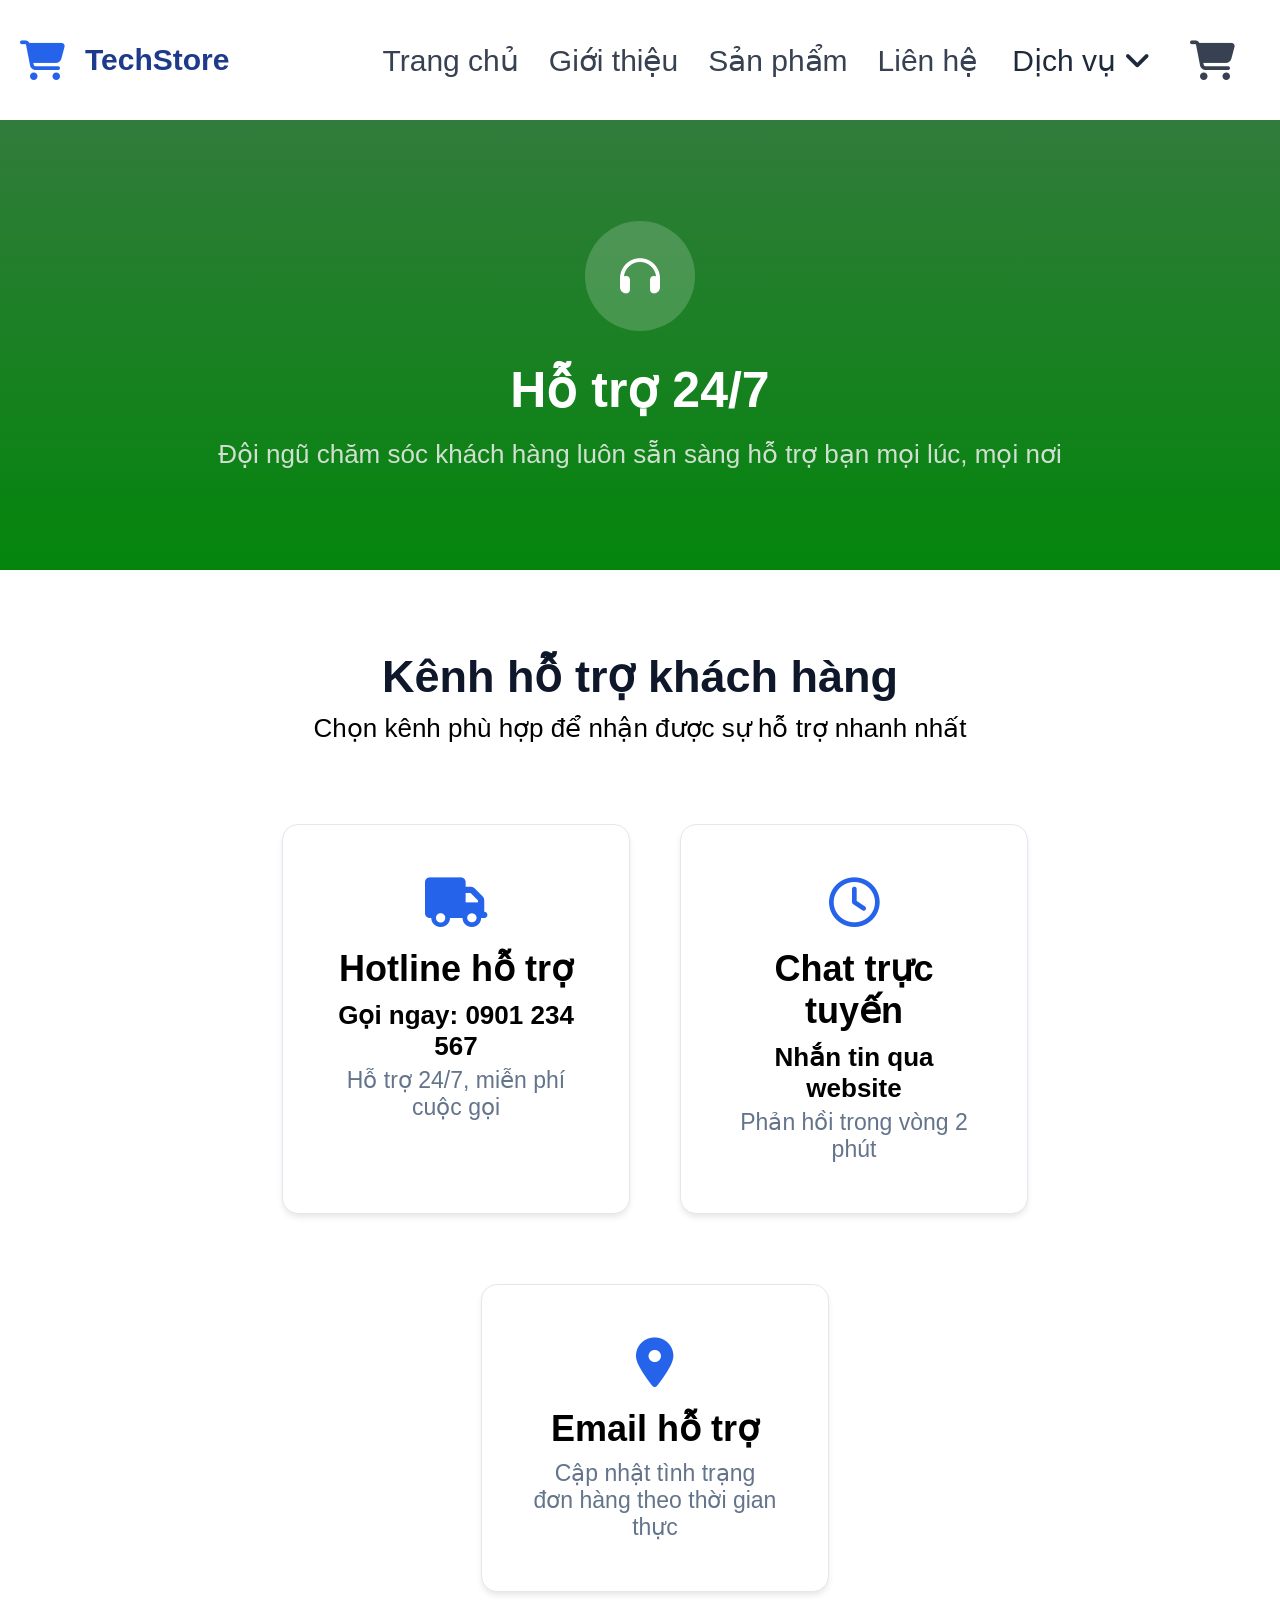
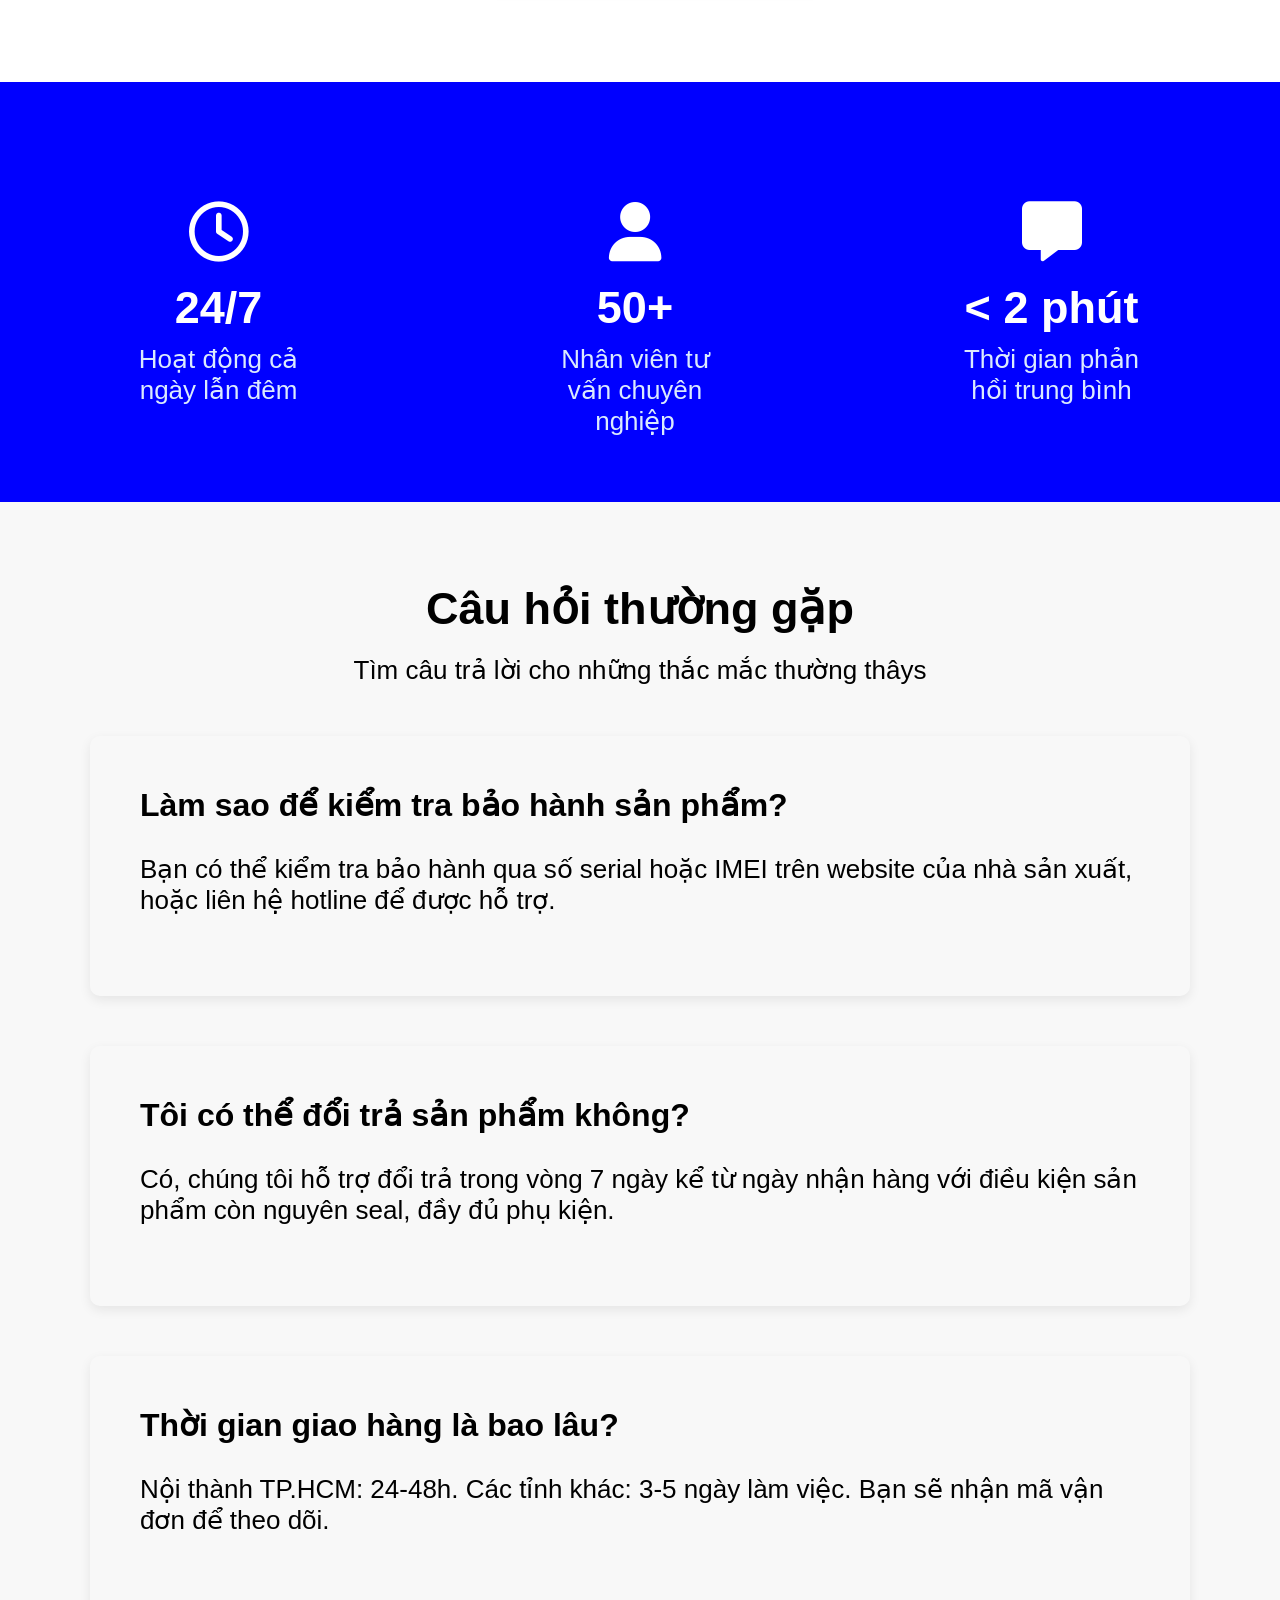
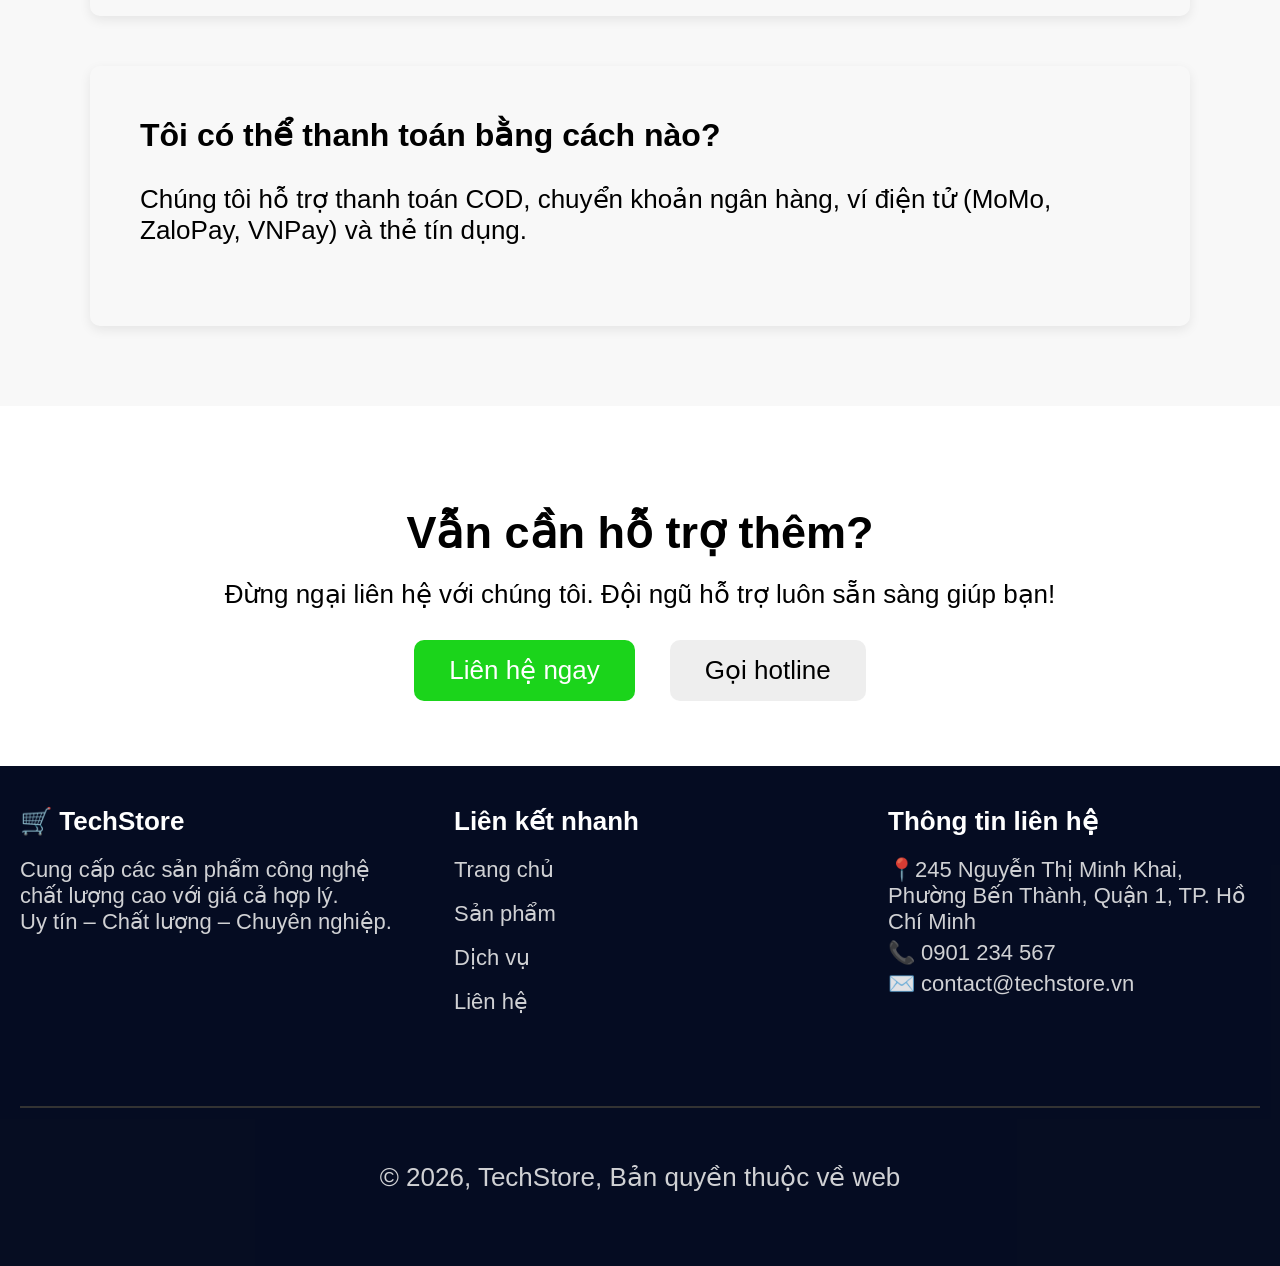
<file: DichVu/hotro.html>
<!DOCTYPE html>
<html lang="en">

<head>
    <meta charset="UTF-8">
    <meta name="viewport" content="width=device-width, initial-scale=1.0">
    <title>Document</title>
    <link rel="stylesheet" href="hotro.css">
    <link rel="stylesheet" href="https://cdnjs.cloudflare.com/ajax/libs/font-awesome/6.5.1/css/all.min.css">
    <script src="../AEO&AIEO/hotro.js" defer></script>
</head>

<body>
    <header>
        <div class="logo">
            <i class="fa-solid fa-cart-shopping"></i>
            <span>TechStore</span>
        </div>

        <div class="space">
            <nav>
                <ul>
                    <li><a href="../index.html">Trang chủ</a></li>
                    <li><a href="../Gioithieu.html">Giới thiệu</a></li>
                    <li><a href="../Sanpham.html">Sản phẩm</a></li>
                    <li><a href="../Lienhe.html">Liên hệ</a></li>
                    <li class="dropdown">

                        <a href="#">
                            Dịch vụ
                            <i class="fa-solid fa-angle-down"></i>
                        </a>

                        <ul class="dropdown-menu">

                            <li>
                                <a href="../DichVu/giaohang.html">
                                    Giao hàng nhanh chóng
                                </a>
                            </li>

                            <li>
                                <a href="../DichVu/hotro.html">
                                    Hỗ trợ 24/7
                                </a>
                            </li>

                            <li>
                                <a href="../DichVu/doitra.html">
                                    Đổi trả miễn phí
                                </a>
                            </li>

                            <li>
                                <a href="../DichVu/baohanh.html">
                                    Bảo hành chính hãng
                                </a>
                            </li>

                            <li>
                                <a href="../DichVu/uudai.html">
                                    Ưu đãi đặc biệt
                                </a>
                            </li>

                            <li>
                                <a href="../DichVu/Thanhtoan.html">
                                    Thanh toán tiện lợi
                                </a>
                            </li>

                        </ul>

                    </li>
                    <li class="cart">
                        <i class="fa-solid fa-cart-shopping"></i>
                    </li>
                </ul>
            </nav>
        </div>
    </header>

    <section class="service-hero">
        <div class="hero-overlay">
            <div class="hero-icon">
                <i class="fa-solid fa-headphones"></i>
            </div>
            <h1>Hỗ trợ 24/7</h1>
            <p>
                Đội ngũ chăm sóc khách hàng luôn sẵn sàng hỗ trợ bạn mọi lúc, mọi nơi
            </p>
        </div>
    </section>

    <section class="delivery-process">
        <div class="process-title">
            <h1>Kênh hỗ trợ khách hàng</h1>
            <p>
                 Chọn kênh phù hợp để nhận được sự hỗ trợ nhanh nhất
            </p>
        </div>
        <div class="service-features">
            <div class="feature-card">
                <div class="feature-icon">
                    <i class="fa-solid fa-truck"></i>
                </div>
                <h2>Hotline hỗ trợ</h2>
                <strong>Gọi ngay: 0901 234 567</strong><br>
                <p>
                    Hỗ trợ 24/7, miễn phí cuộc gọi
                </p>
            </div>

            <div class="feature-card">
                <div class="feature-icon">
                    <i class="fa-regular fa-clock"></i>
                </div>
                <h2>Chat trực tuyến</h2>
                <strong>Nhắn tin qua website</strong>
                <p>
                    Phản hồi trong vòng 2 phút
                </p>
            </div>

            <div class="feature-card">
                <div class="feature-icon">
                    <i class="fa-solid fa-location-dot"></i>
                </div>
                <h2>Email hỗ trợ</h2>
                <strong></strong>
                <p>
                    Cập nhật tình trạng đơn hàng
                    theo thời gian thực
                </p>
            </div>
        </div>
    </section>
    <section class="time">
        <div class="time-work">
            <div class="time-card">
                <div class="time-icon">
                    <i class="fa-regular fa-clock"></i>
                </div>
                <h2>24/7</h2>
                <p>
                    Hoạt động cả ngày lẫn đêm
                </p>
            </div>

            <div class="time-card">
                <div class="time-icon">
                    <i class="fa fa-user"></i>
                </div>
                <h2>50+</h2>
                <p>
                    Nhân viên tư vấn chuyên nghiệp
                </p>
            </div>

            <div class="time-card">
                <div class="time-icon">
                    <i class="fa-solid fa-message"></i>
                </div>
                <h2>
                    < 2 phút </h2>
                        <p>
                            Thời gian phản hồi trung bình
                        </p>
            </div>
        </div>
    </section>
    <div class="Question">
        <div class="question-title">
            <h1>Câu hỏi thường gặp</h1>
            <p>
                Tìm câu trả lời cho những thắc mắc thường thâys
            </p>
        </div>
        <div class="box-question">
            <h3>Làm sao để kiểm tra bảo hành sản phẩm?</h3>
            <p>
                Bạn có thể kiểm tra bảo hành qua số serial hoặc IMEI trên website của nhà sản xuất, hoặc liên hệ
                hotline để
                được hỗ trợ.
            </p>
        </div>
        <div class="box-question">
            <h3>Tôi có thể đổi trả sản phẩm không?</h3>
            <p>
                Có, chúng tôi hỗ trợ đổi trả trong vòng 7 ngày kể từ ngày nhận hàng với điều kiện sản phẩm còn
                nguyên seal,
                đầy đủ phụ kiện.
            </p>
        </div>
        <div class="box-question">
            <h3>Thời gian giao hàng là bao lâu?</h3>
            <p>
                Nội thành TP.HCM: 24-48h. Các tỉnh khác: 3-5 ngày làm việc. Bạn sẽ nhận mã vận đơn để theo dõi.
            </p>
        </div>
        <div class="box-question">
            <h3>Tôi có thể thanh toán bằng cách nào?</h3>
            <p>
                Chúng tôi hỗ trợ thanh toán COD, chuyển khoản ngân hàng, ví điện tử (MoMo, ZaloPay, VNPay) và thẻ
                tín dụng.
            </p>
        </div>
    </div>

    <div class="Support">
        <div class="support-title">
            <h1>Vẫn cần hỗ trợ thêm?</h1>
            <p>
                Đừng ngại liên hệ với chúng tôi. Đội ngũ hỗ trợ luôn sẵn sàng giúp bạn!
            </p>
            <div class="now">
                <div class="lienhengay">
                    <a href="../Lienhe.html">Liên hệ ngay</a>
                </div>
                <div class="hotline">
                    <a href="#">Gọi hotline</a>
                </div>
            </div>
        </div>
    </div>
    <footer class="footer">
        <div class="footer-section">
            <h4>🛒 TechStore</h4>
            <p>Cung cấp các sản phẩm công nghệ chất lượng cao với giá cả hợp lý.<br>
                Uy tín – Chất lượng – Chuyên nghiệp.</p>
        </div>
        <div class="footer-section">
            <h4>Liên kết nhanh</h4>
            <ul>
                <li><a href="#">Trang chủ</a></li>
                <li><a href="#">Sản phẩm</a></li>
                <li><a href="#">Dịch vụ</a></li>
                <li><a href="#">Liên hệ</a></li>
            </ul>
        </div>
        <div class="footer-section contact-info">
            <h4>Thông tin liên hệ</h4>
            <p>📍245 Nguyễn Thị Minh Khai, Phường Bến Thành, Quận 1, TP. Hồ Chí Minh</p>
            <p>📞 0901 234 567</p>
            <p>✉️ contact@techstore.vn</p>
        </div>
        <hr>
        <div class="mid-footer">©️ 2026, TechStore, Bản quyền thuộc về web</div>
    </footer>
</body>

</html>
</file>
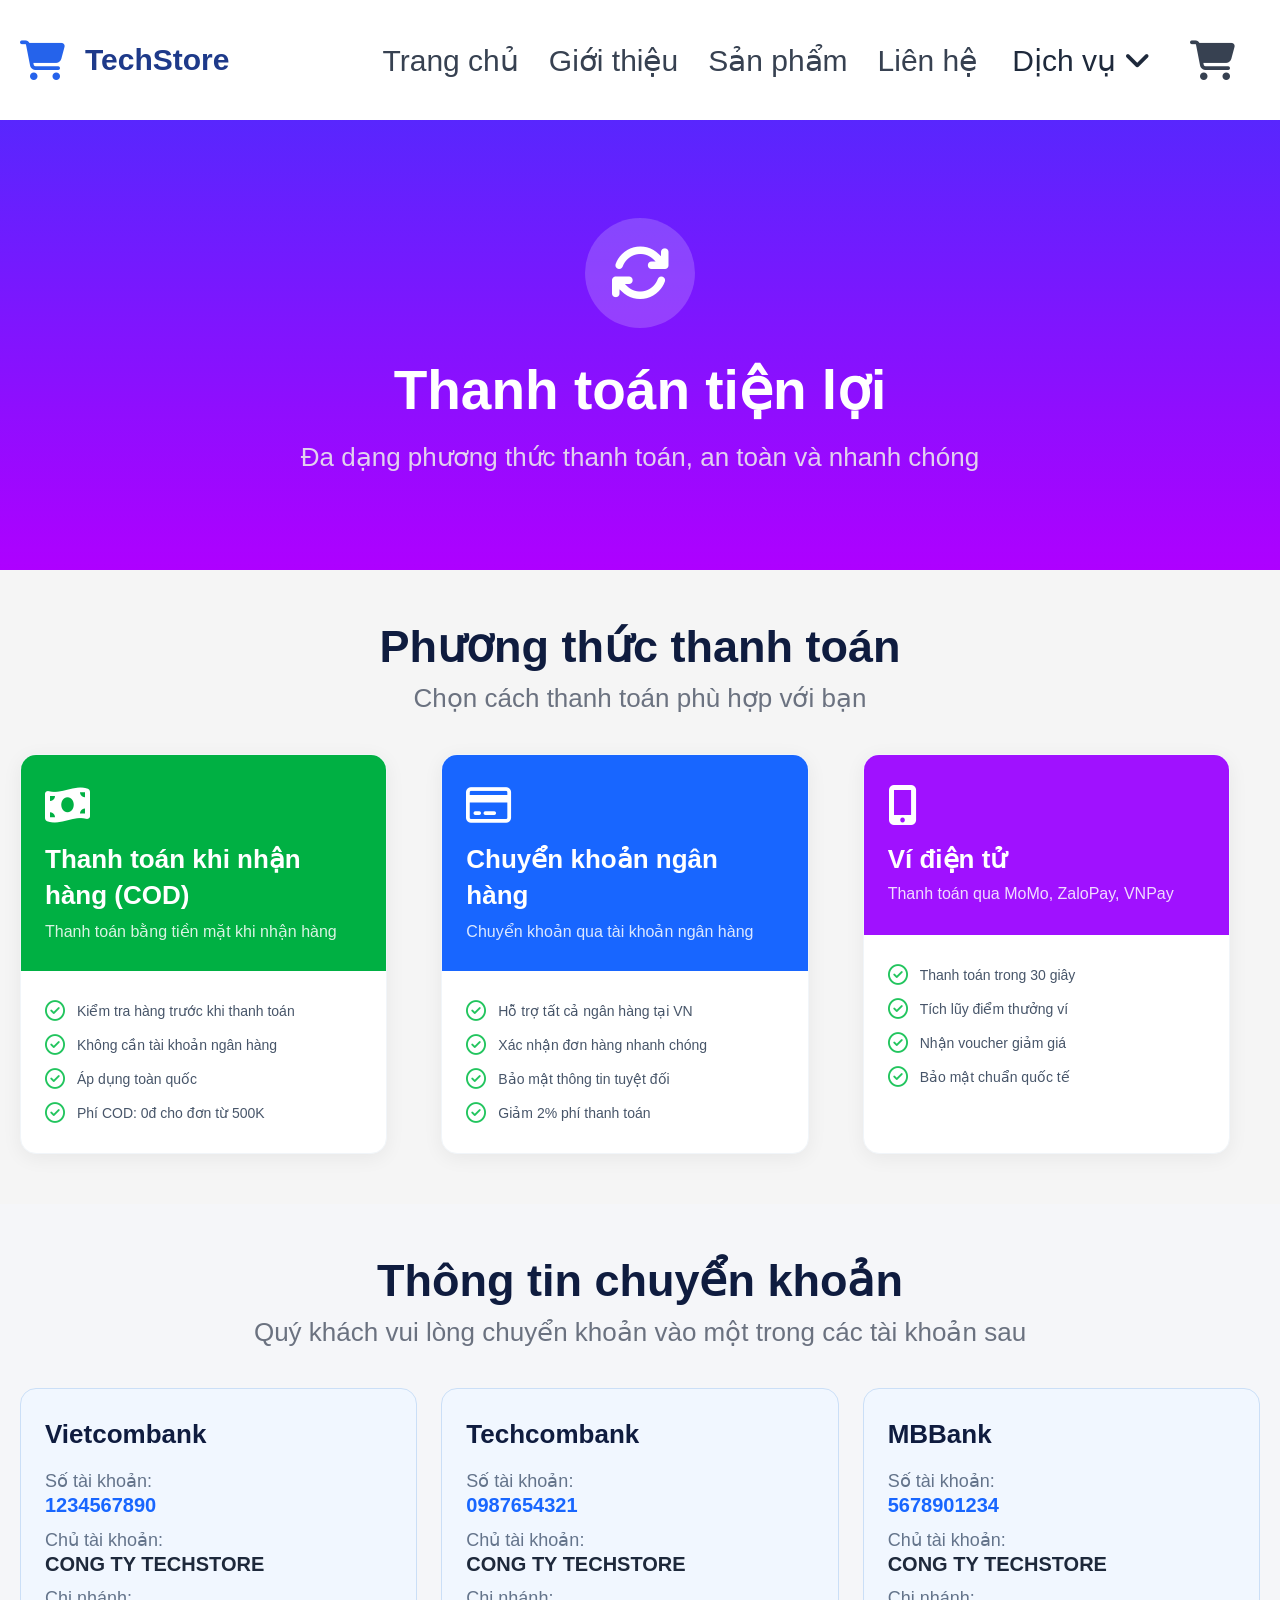
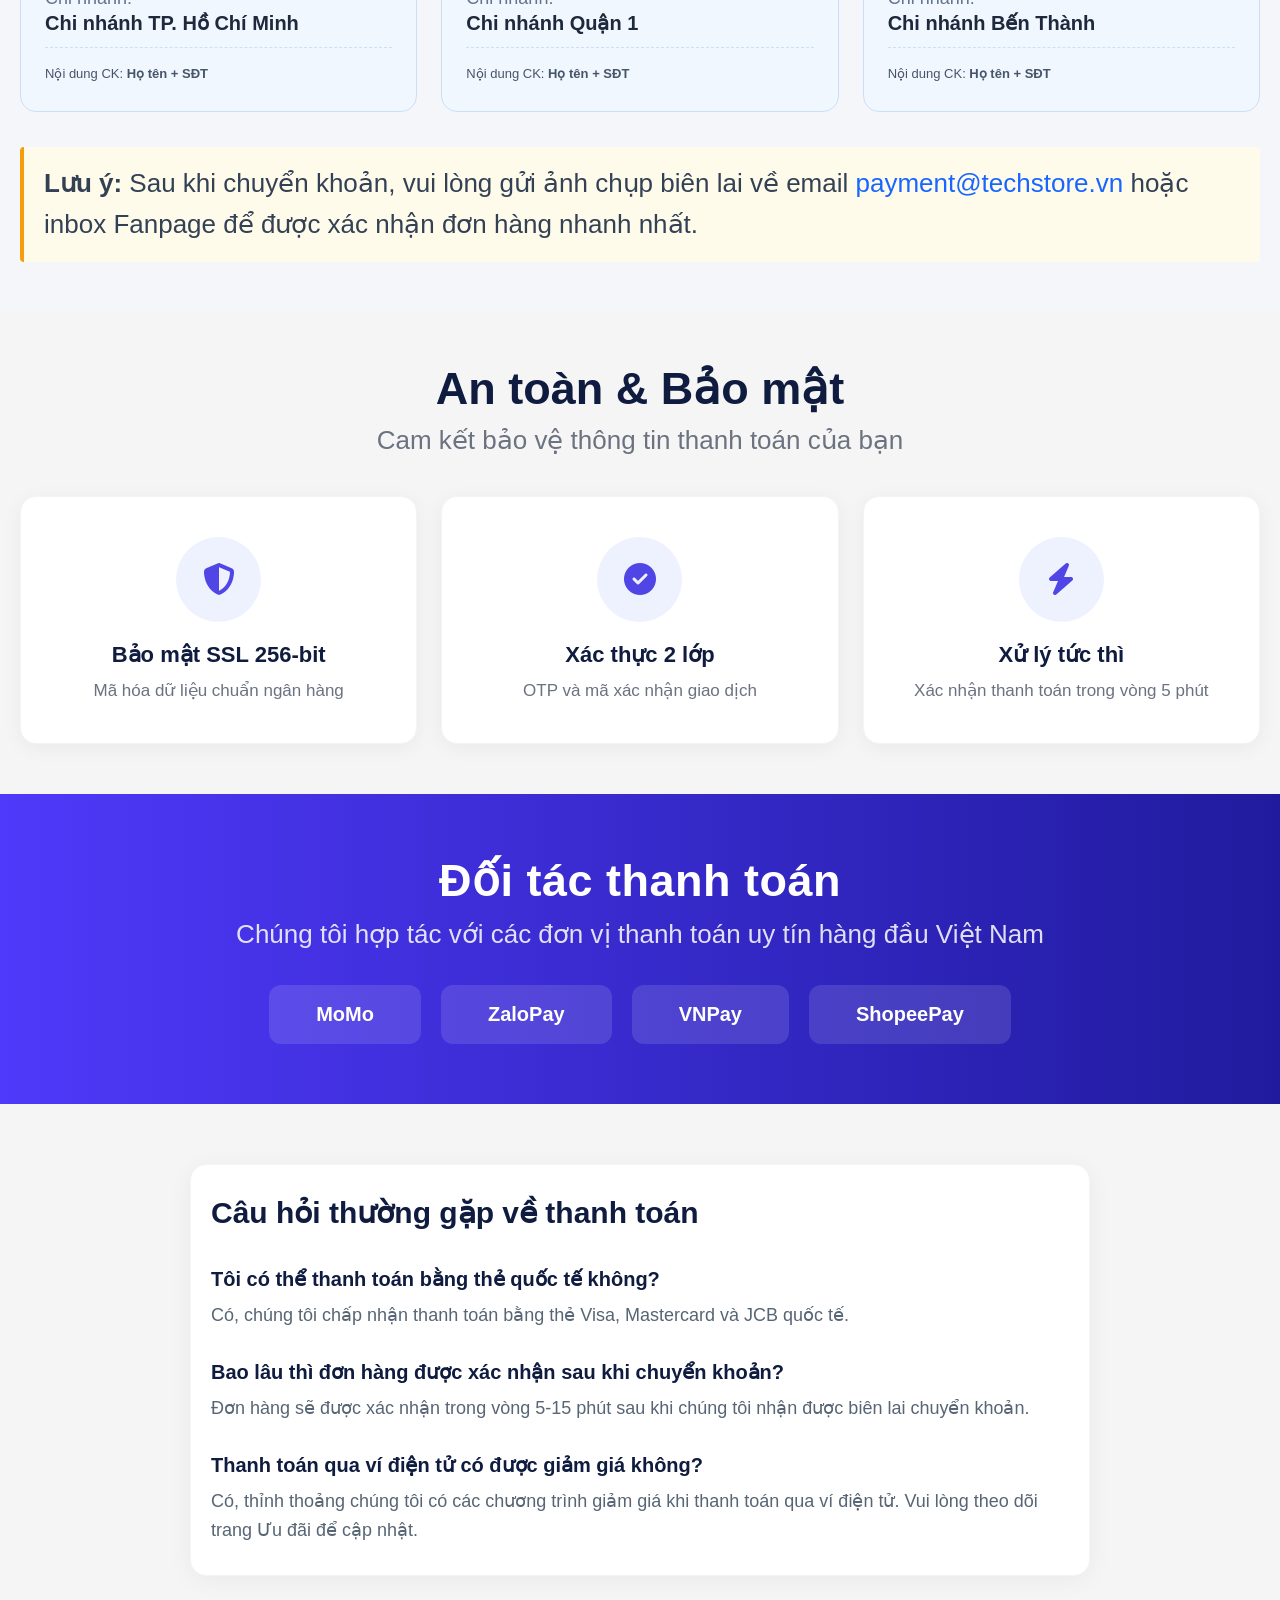
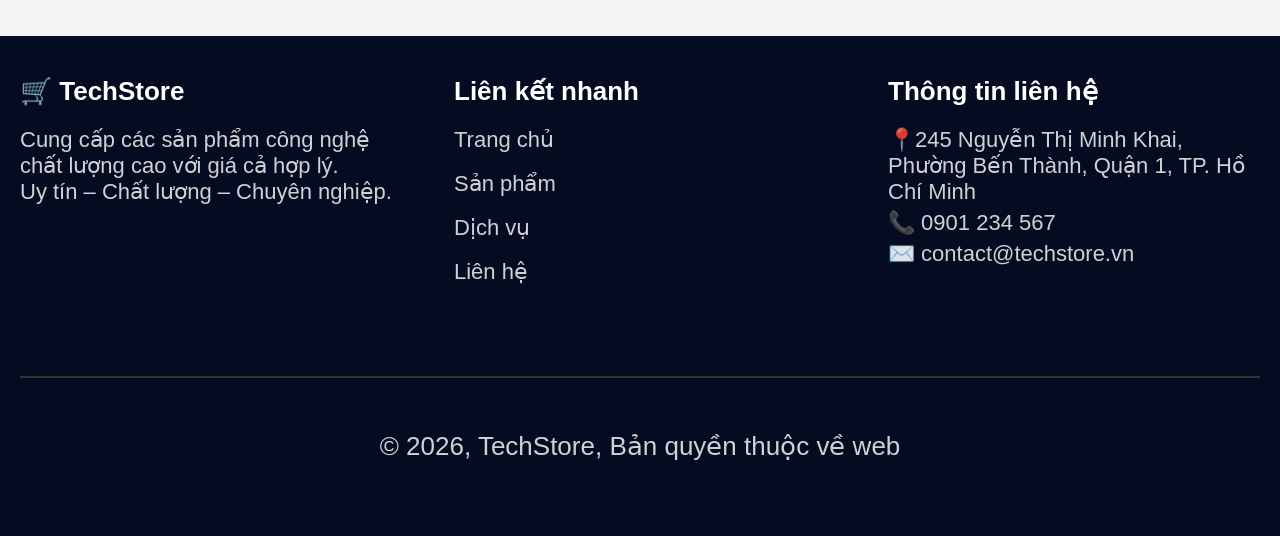
<file: DichVu/Thanhtoan.html>
<!DOCTYPE html>
<html lang="en">

<head>
    <meta charset="UTF-8">
    <meta name="viewport" content="width=device-width, initial-scale=1.0">
    <title>Document</title>
    <link rel="stylesheet" href="Thanhtoan.css">
    <link rel="stylesheet" href="https://cdnjs.cloudflare.com/ajax/libs/font-awesome/6.5.1/css/all.min.css">
    <script src="../AEO&AIEO/thanhtoan.js" defer></script>
</head>

<body>
    <header>
        <div class="logo">
            <i class="fa-solid fa-cart-shopping"></i>
            <span>TechStore</span>
        </div>
        <div class="space">
            <nav>
                <ul>
                    <li><a href="../index.html" class="active">Trang chủ</a></li>
                    <li><a href="../Gioithieu.html">Giới thiệu</a></li>
                    <li><a href="../Sanpham.html">Sản phẩm</a></li>
                    <li><a href="../Lienhe.html">Liên hệ</a></li>
                    <li class="dropdown">

                        <a href="#">
                            Dịch vụ
                            <i class="fa-solid fa-angle-down"></i>
                        </a>

                        <ul class="dropdown-menu">

                            <li>
                                <a href="../DichVu/giaohang.html">
                                    Giao hàng nhanh chóng
                                </a>
                            </li>

                            <li>
                                <a href="../DichVu/giaohang.html">
                                    Hỗ trợ 24/7
                                </a>
                            </li>

                            <li>
                                <a href="../DichVu/doitra.html">
                                    Đổi trả miễn phí
                                </a>
                            </li>

                            <li>
                                <a href="../DichVu/baohanh.html">
                                    Bảo hành chính hãng
                                </a>
                            </li>

                            <li>
                                <a href="../DichVu/uudai.html">
                                    Ưu đãi đặc biệt
                                </a>
                            </li>

                            <li>
                                <a href="../DichVu/Thanhtoan.html">
                                    Thanh toán tiện lợi
                                </a>
                            </li>

                        </ul>

                    </li>
                    <li class="cart">
                        <i class="fa-solid fa-cart-shopping"></i>
                    </li>
                </ul>
            </nav>
        </div>
    </header>
    <section class="service-hero">
        <div class="hero-overlay">
            <div class="hero-icon">
                <i class="fa-solid fa-sync"></i>
            </div>
            <h1>Thanh toán tiện lợi</h1>
            <p>
                Đa dạng phương thức thanh toán, an toàn và nhanh chóng
            </p>
        </div>
    </section>
    <div class="payment-wrapper">

        <div class="payment-header">
            <h2 class="payment-main-title">Phương thức thanh toán</h2>
            <p class="payment-sub-title">Chọn cách thanh toán phù hợp với bạn</p>
        </div>

        <div class="payment-grid">
            <div class="payment-card">
                <div class="pay-top bg-green">
                    <i class="fa-solid fa-money-bill-wave pay-icon"></i>
                    <h3 class="pay-title">Thanh toán khi nhận hàng (COD)</h3>
                    <p class="pay-subtitle">Thanh toán bằng tiền mặt khi nhận hàng</p>
                </div>
                <div class="pay-bottom">
                    <ul class="pay-list">
                        <li><i class="fa-regular fa-circle-check pay-tick"></i> Kiểm tra hàng trước khi thanh toán</li>
                        <li><i class="fa-regular fa-circle-check pay-tick"></i> Không cần tài khoản ngân hàng</li>
                        <li><i class="fa-regular fa-circle-check pay-tick"></i> Áp dụng toàn quốc</li>
                        <li><i class="fa-regular fa-circle-check pay-tick"></i> Phí COD: 0đ cho đơn từ 500K</li>
                    </ul>
                </div>
            </div>

            <div class="payment-card">
                <div class="pay-top bg-blue-pay">
                    <i class="fa-regular fa-credit-card pay-icon"></i>
                    <h3 class="pay-title">Chuyển khoản ngân hàng</h3>
                    <p class="pay-subtitle">Chuyển khoản qua tài khoản ngân hàng</p>
                </div>
                <div class="pay-bottom">
                    <ul class="pay-list">
                        <li><i class="fa-regular fa-circle-check pay-tick"></i> Hỗ trợ tất cả ngân hàng tại VN</li>
                        <li><i class="fa-regular fa-circle-check pay-tick"></i> Xác nhận đơn hàng nhanh chóng</li>
                        <li><i class="fa-regular fa-circle-check pay-tick"></i> Bảo mật thông tin tuyệt đối</li>
                        <li><i class="fa-regular fa-circle-check pay-tick"></i> Giảm 2% phí thanh toán</li>
                    </ul>
                </div>
            </div>

            <div class="payment-card">
                <div class="pay-top bg-purple">
                    <i class="fa-solid fa-mobile-screen-button pay-icon"></i>
                    <h3 class="pay-title">Ví điện tử</h3>
                    <p class="pay-subtitle">Thanh toán qua MoMo, ZaloPay, VNPay</p>
                </div>
                <div class="pay-bottom">
                    <ul class="pay-list">
                        <li><i class="fa-regular fa-circle-check pay-tick"></i> Thanh toán trong 30 giây</li>
                        <li><i class="fa-regular fa-circle-check pay-tick"></i> Tích lũy điểm thưởng ví</li>
                        <li><i class="fa-regular fa-circle-check pay-tick"></i> Nhận voucher giảm giá</li>
                        <li><i class="fa-regular fa-circle-check pay-tick"></i> Bảo mật chuẩn quốc tế</li>
                    </ul>
                </div>
            </div>
        </div>
    </div>

    <div class="bank-transfer-wrapper">

        <div class="bank-header">
            <h2 class="bank-main-title">Thông tin chuyển khoản</h2>
            <p class="bank-sub-title">Quý khách vui lòng chuyển khoản vào một trong các tài khoản sau</p>
        </div>

        <div class="bank-grid">

            <div class="bank-card">
                <h3 class="bank-name">Vietcombank</h3>

                <div class="bank-info-group">
                    <span class="info-label">Số tài khoản:</span>
                    <span class="info-value highlight-blue">1234567890</span>
                </div>

                <div class="bank-info-group">
                    <span class="info-label">Chủ tài khoản:</span>
                    <span class="info-value text-uppercase">CONG TY TECHSTORE</span>
                </div>

                <div class="bank-info-group">
                    <span class="info-label">Chi nhánh:</span>
                    <span class="info-value">Chi nhánh TP. Hồ Chí Minh</span>
                </div>

                <div class="bank-footer-note">
                    Nội dung CK: <strong>Họ tên + SĐT</strong>
                </div>
            </div>

            <div class="bank-card">
                <h3 class="bank-name">Techcombank</h3>

                <div class="bank-info-group">
                    <span class="info-label">Số tài khoản:</span>
                    <span class="info-value highlight-blue">0987654321</span>
                </div>

                <div class="bank-info-group">
                    <span class="info-label">Chủ tài khoản:</span>
                    <span class="info-value text-uppercase">CONG TY TECHSTORE</span>
                </div>

                <div class="bank-info-group">
                    <span class="info-label">Chi nhánh:</span>
                    <span class="info-value">Chi nhánh Quận 1</span>
                </div>

                <div class="bank-footer-note">
                    Nội dung CK: <strong>Họ tên + SĐT</strong>
                </div>
            </div>

            <div class="bank-card">
                <h3 class="bank-name">MBBank</h3>

                <div class="bank-info-group">
                    <span class="info-label">Số tài khoản:</span>
                    <span class="info-value highlight-blue">5678901234</span>
                </div>

                <div class="bank-info-group">
                    <span class="info-label">Chủ tài khoản:</span>
                    <span class="info-value text-uppercase">CONG TY TECHSTORE</span>
                </div>

                <div class="bank-info-group">
                    <span class="info-label">Chi nhánh:</span>
                    <span class="info-value">Chi nhánh Bến Thành</span>
                </div>

                <div class="bank-footer-note">
                    Nội dung CK: <strong>Họ tên + SĐT</strong>
                </div>
            </div>
        </div>

        <div class="bank-warning-box">
            <strong>Lưu ý:</strong> Sau khi chuyển khoản, vui lòng gửi ảnh chụp biên lai về email <a
                href="mailto:payment@techstore.vn">payment@techstore.vn</a> hoặc inbox Fanpage để được xác nhận đơn hàng
            nhanh nhất.
        </div>
    </div>

    <div class="security-wrapper">

        <div class="security-header">
            <h2 class="security-main-title">An toàn & Bảo mật</h2>
            <p class="security-sub-title">Cam kết bảo vệ thông tin thanh toán của bạn</p>
        </div>

        <div class="security-grid">

            <div class="security-card">
                <div class="security-icon-circle">
                    <i class="fa-solid fa-shield-halved"></i>
                </div>
                <h3 class="security-card-title">Bảo mật SSL 256-bit</h3>
                <p class="security-card-desc">Mã hóa dữ liệu chuẩn ngân hàng</p>
            </div>

            <div class="security-card">
                <div class="security-icon-circle">
                    <i class="fa-solid fa-circle-check"></i>
                </div>
                <h3 class="security-card-title">Xác thực 2 lớp</h3>
                <p class="security-card-desc">OTP và mã xác nhận giao dịch</p>
            </div>

            <div class="security-card">
                <div class="security-icon-circle">
                    <i class="fa-solid fa-bolt"></i>
                </div>
                <h3 class="security-card-title">Xử lý tức thì</h3>
                <p class="security-card-desc">Xác nhận thanh toán trong vòng 5 phút</p>
            </div>

        </div>
    </div>
    <div class="partners-section">
        <div class="partners-container">

            <div class="partners-header">
                <h2 class="partners-main-title">Đối tác thanh toán</h2>
                <p class="partners-sub-title">Chúng tôi hợp tác với các đơn vị thanh toán uy tín hàng đầu Việt Nam</p>
            </div>

            <div class="partners-logos">
                <div class="logo-item">MoMo</div>
                <div class="logo-item">ZaloPay</div>
                <div class="logo-item">VNPay</div>
                <div class="logo-item">ShopeePay</div>
            </div>
        </div>
    </div>
    <div class="fuck-wrapper">
        <div class="fuck-container">

            <h2 class="fuck-main-title">Câu hỏi thường gặp về thanh toán</h2>

            <div class="fuck-list">

                <div class="fuck-item">
                    <h3 class="fuck-question">Tôi có thể thanh toán bằng thẻ quốc tế không?</h3>
                    <p class="fuck-answer">Có, chúng tôi chấp nhận thanh toán bằng thẻ Visa, Mastercard và JCB quốc tế.
                    </p>
                </div>

                <div class="fuck-item">
                    <h3 class="fuck-question">Bao lâu thì đơn hàng được xác nhận sau khi chuyển khoản?</h3>
                    <p class="fuck-answer">Đơn hàng sẽ được xác nhận trong vòng 5-15 phút sau khi chúng tôi nhận được
                        biên lai chuyển khoản.</p>
                </div>

                <div class="fuck-item">
                    <h3 class="fuck-question">Thanh toán qua ví điện tử có được giảm giá không?</h3>
                    <p class="fuck-answer">Có, thỉnh thoảng chúng tôi có các chương trình giảm giá khi thanh toán qua ví
                        điện tử. Vui lòng theo dõi trang Ưu đãi để cập nhật.</p>
                </div>
            </div>
        </div>
    </div>
    <footer class="footer">
        <div class="footer-section">
            <h4>🛒 TechStore</h4>
            <p>Cung cấp các sản phẩm công nghệ chất lượng cao với giá cả hợp lý.<br>
                Uy tín – Chất lượng – Chuyên nghiệp.</p>
        </div>
        <div class="footer-section">
            <h4>Liên kết nhanh</h4>
            <ul>
                <li><a href="#">Trang chủ</a></li>
                <li><a href="#">Sản phẩm</a></li>
                <li><a href="#">Dịch vụ</a></li>
                <li><a href="#">Liên hệ</a></li>
            </ul>
        </div>
        <div class="footer-section contact-info">
            <h4>Thông tin liên hệ</h4>
            <p>📍245 Nguyễn Thị Minh Khai, Phường Bến Thành, Quận 1, TP. Hồ Chí Minh</p>
            <p>📞 0901 234 567</p>
            <p>✉️ contact@techstore.vn</p>
        </div>
        <hr>
        <div class="mid-footer">©️ 2026, TechStore, Bản quyền thuộc về web</div>
    </footer>
</body>

</html>
</file>
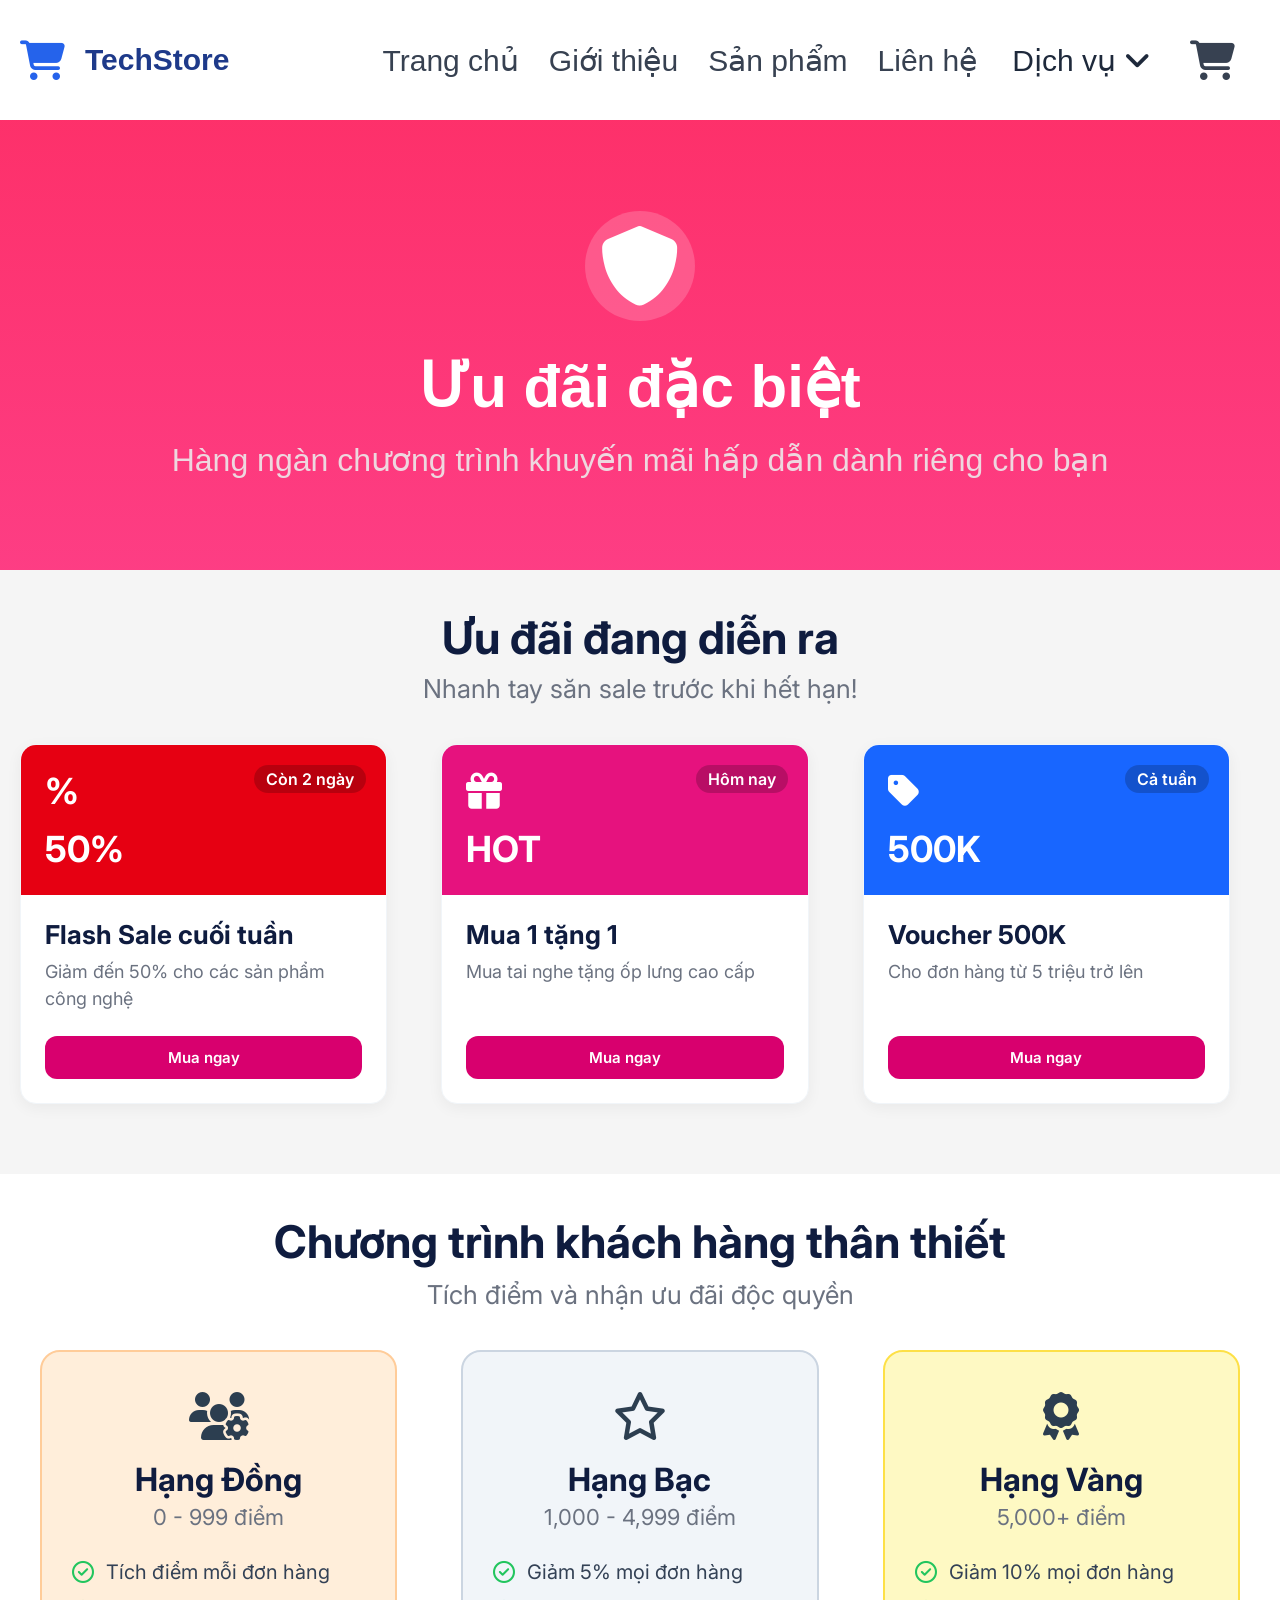
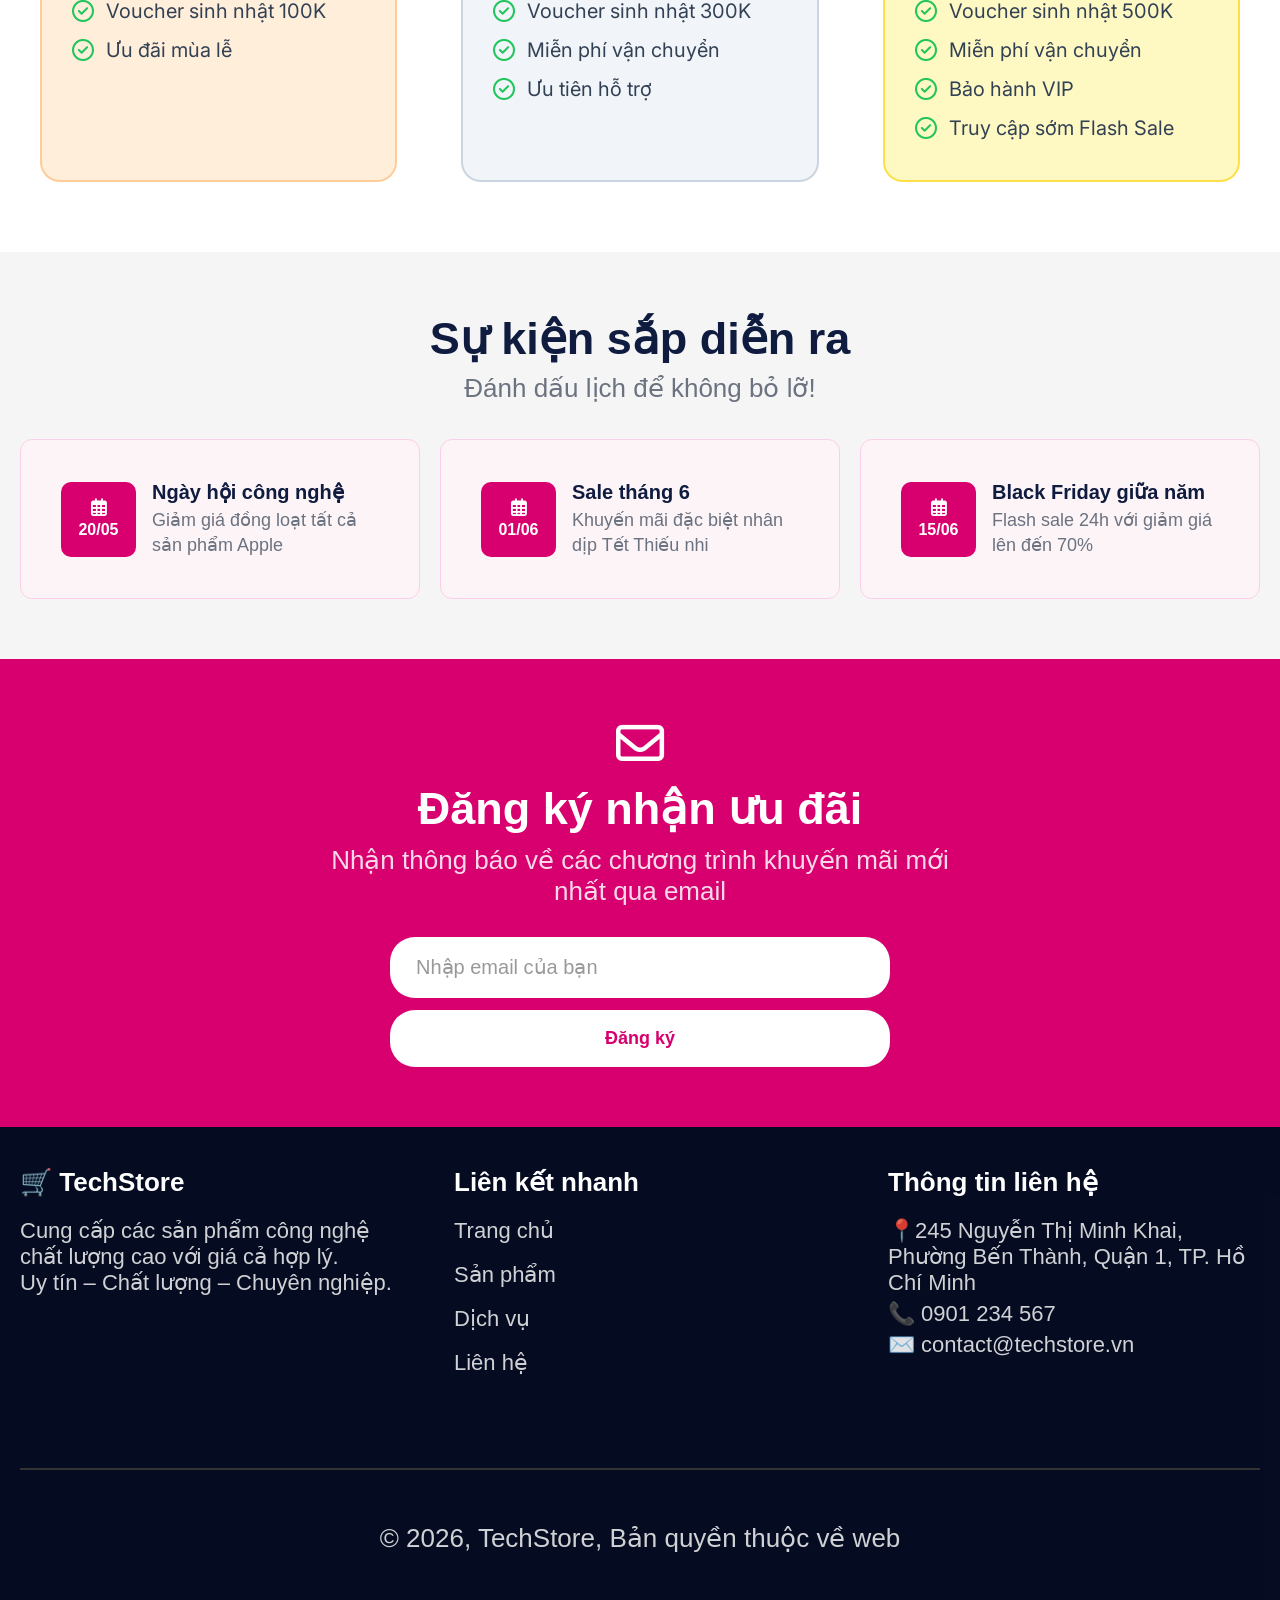
<file: DichVu/uudai.html>
<!DOCTYPE html>
<html lang="en">
<head>
<meta charset="UTF-8">
  <meta name="viewport" content="width=device-width, initial-scale=1.0">
  <title>Ưu đãi đang diễn ra</title>
  <link href="https://fonts.googleapis.com/css2?family=Inter:wght@400;600;700&display=swap" rel="stylesheet">
  <link rel="stylesheet" href="uudai.css">
  <link rel="stylesheet" href="https://cdnjs.cloudflare.com/ajax/libs/font-awesome/6.5.1/css/all.min.css">
  <script src="../AEO&AIEO/uudai.js" defer></script>
</head>

<body>
  <header>
    <div class="logo">
      <i class="fa-solid fa-cart-shopping"></i>
      <span>TechStore</span>
    </div>
    <div class="space">
      <nav>
        <ul>
          <li><a href="../index.html" class="active">Trang chủ</a></li>
          <li><a href="../Gioithieu.html">Giới thiệu</a></li>
          <li><a href="../Sanpham.html">Sản phẩm</a></li>
          <li><a href="../Lienhe.html">Liên hệ</a></li>
          <li class="dropdown">

            <a href="#">
              Dịch vụ
              <i class="fa-solid fa-angle-down"></i>
            </a>

            <ul class="dropdown-menu">

              <li>
                <a href="../DichVu/giaohang.html">
                  Giao hàng nhanh chóng
                </a>
              </li>

              <li>
                <a href="../DichVu/giaohang.html">
                  Hỗ trợ 24/7
                </a>
              </li>

              <li>
                <a href="../DichVu/doitra.html">
                  Đổi trả miễn phí
                </a>
              </li>

              <li>
                <a href="../DichVu/baohanh.html">
                  Bảo hành chính hãng
                </a>
              </li>

              <li>
                <a href="../DichVu/uudai.html">
                  Ưu đãi đặc biệt
                </a>
              </li>

              <li>
                <a href="../DichVu/Thanhtoan.html">
                  Thanh toán tiện lợi
                </a>
              </li>

            </ul>

          </li>
          <li class="cart">
            <i class="fa-solid fa-cart-shopping"></i>
          </li>
        </ul>
      </nav>
    </div>
  </header>

  <section class="service-hero">
    <div class="hero-overlay">
      <div class="hero-icon">
        <i class="fa-solid fa-shield"></i>
      </div>
      <h1>Ưu đãi đặc biệt</h1>
      <p>Hàng ngàn chương trình khuyến mãi hấp dẫn dành riêng cho bạn</p>
    </div>
  </section>

  <div class="container">

    <div class="header-section">
      <h2 class="main-title">Ưu đãi đang diễn ra</h2>
      <p class="sub-title">Nhanh tay săn sale trước khi hết hạn!</p>
    </div>

    <div class="promo-grid">

      <div class="promo-card">
        <div class="card-top bg-red">
          <span class="card-icon-text">%</span>
          <span class="card-main-text">50%</span>
          <span class="badge">Còn 2 ngày</span>
        </div>
        <div class="card-bottom">
          <div class="card-info">
            <h3 class="card-title">Flash Sale cuối tuần</h3>
            <p class="card-desc">Giảm đến 50% cho các sản phẩm công nghệ</p>
          </div>
          <button class="btn-buy">Mua ngay</button>
        </div>
      </div>

      <div class="promo-card">
        <div class="card-top bg-pink">
          <span class="card-icon-text"><i class="fa-solid fa-gift"></i></span>
          <span class="card-main-text">HOT</span>
          <span class="badge">Hôm nay</span>
        </div>
        <div class="card-bottom">
          <div class="card-info">
            <h3 class="card-title">Mua 1 tặng 1</h3>
            <p class="card-desc">Mua tai nghe tặng ốp lưng cao cấp</p>
          </div>
          <button class="btn-buy">Mua ngay</button>
        </div>
      </div>

      <div class="promo-card">
        <div class="card-top bg-blue">
          <span class="card-icon-text"><i class="fa-solid fa-tag"></i></span>
          <span class="card-main-text">500K</span>
          <span class="badge">Cả tuần</span>
        </div>
        <div class="card-bottom">
          <div class="card-info">
            <h3 class="card-title">Voucher 500K</h3>
            <p class="card-desc">Cho đơn hàng từ 5 triệu trở lên</p>
          </div>
          <button class="btn-buy">Mua ngay</button>
        </div>
      </div>
    </div>
  </div>
  <div class="loyalty-wrapper">

    <div class="loyalty-header">
      <h2 class="loyalty-title">Chương trình khách hàng thân thiết</h2>
      <p class="loyalty-sub">Tích điểm và nhận ưu đãi độc quyền</p>
    </div>

    <div class="tier-grid">

      <div class="tier-card card-bronze">
        <div class="tier-head">
          <i class="fa-solid fa-users-gear tier-ico"></i>
          <h3 class="tier-title">Hạng Đồng</h3>
          <p class="tier-points">0 - 999 điểm</p>
        </div>
        <ul class="benefit-list">
          <li><i class="fa-regular fa-circle-check tick-ico"></i> Tích điểm mỗi đơn hàng</li>
          <li><i class="fa-regular fa-circle-check tick-ico"></i> Voucher sinh nhật 100K</li>
          <li><i class="fa-regular fa-circle-check tick-ico"></i> Ưu đãi mùa lễ</li>
        </ul>
      </div>

      <div class="tier-card card-silver">
        <div class="tier-head">
          <i class="fa-regular fa-star tier-ico"></i>
          <h3 class="tier-title">Hạng Bạc</h3>
          <p class="tier-points">1,000 - 4,999 điểm</p>
        </div>
        <ul class="benefit-list">
          <li><i class="fa-regular fa-circle-check tick-ico"></i> Giảm 5% mọi đơn hàng</li>
          <li><i class="fa-regular fa-circle-check tick-ico"></i> Voucher sinh nhật 300K</li>
          <li><i class="fa-regular fa-circle-check tick-ico"></i> Miễn phí vận chuyển</li>
          <li><i class="fa-regular fa-circle-check tick-ico"></i> Ưu tiên hỗ trợ</li>
        </ul>
      </div>

      <div class="tier-card card-gold">
        <div class="tier-head">
          <i class="fa-solid fa-award tier-ico"></i>
          <h3 class="tier-title">Hạng Vàng</h3>
          <p class="tier-points">5,000+ điểm</p>
        </div>
        <ul class="benefit-list">
          <li><i class="fa-regular fa-circle-check tick-ico"></i> Giảm 10% mọi đơn hàng</li>
          <li><i class="fa-regular fa-circle-check tick-ico"></i> Voucher sinh nhật 500K</li>
          <li><i class="fa-regular fa-circle-check tick-ico"></i> Miễn phí vận chuyển</li>
          <li><i class="fa-regular fa-circle-check tick-ico"></i> Bảo hành VIP</li>
          <li><i class="fa-regular fa-circle-check tick-ico"></i> Truy cập sớm Flash Sale</li>
        </ul>
      </div>
    </div>
  </div>
  <div class="events-container">

    <div class="events-header">
      <h2 class="events-title">Sự kiện sắp diễn ra</h2>
      <p class="events-sub">Đánh dấu lịch để không bỏ lỡ!</p>
    </div>

    <div class="events-grid">
      <div class="event-card">
        <div class="event-date-box">
          <i class="fa-regular fa-calendar-days"></i>
          <span class="date-text">20/05</span>
        </div>
        <div class="event-info">
          <h4 class="event-name">Ngày hội công nghệ</h4>
          <p class="event-desc">Giảm giá đồng loạt tất cả sản phẩm Apple</p>
        </div>
      </div>

      <div class="event-card">
        <div class="event-date-box">
          <i class="fa-regular fa-calendar-days"></i>
          <span class="date-text">01/06</span>
        </div>
        <div class="event-info">
          <h4 class="event-name">Sale tháng 6</h4>
          <p class="event-desc">Khuyến mãi đặc biệt nhân dịp Tết Thiếu nhi</p>
        </div>
      </div>

      <div class="event-card">
        <div class="event-date-box">
          <i class="fa-regular fa-calendar-days"></i>
          <span class="date-text">15/06</span>
        </div>
        <div class="event-info">
          <h4 class="event-name">Black Friday giữa năm</h4>
          <p class="event-desc">Flash sale 24h với giảm giá lên đến 70%</p>
        </div>
      </div>
    </div>

  </div>

  <div class="newsletter-section">
    <div class="newsletter-content">
      <i class="fa-regular fa-envelope email-large-icon"></i>
      <h3 class="newsletter-title">Đăng ký nhận ưu đãi</h3>
      <p class="newsletter-sub">Nhận thông báo về các chương trình khuyến mãi mới nhất qua email</p>

      <form class="newsletter-form" onsubmit="return false;">
        <input type="email" class="input-email" placeholder="Nhập email của bạn" required>
        <button type="submit" class="btn-submit">Đăng ký</button>
      </form>
    </div>
  </div>
  <footer class="footer">
    <div class="footer-section">
      <h4>🛒 TechStore</h4>
      <p>Cung cấp các sản phẩm công nghệ chất lượng cao với giá cả hợp lý.<br>
        Uy tín – Chất lượng – Chuyên nghiệp.</p>
    </div>
    <div class="footer-section">
      <h4>Liên kết nhanh</h4>
      <ul>
        <li><a href="#">Trang chủ</a></li>
        <li><a href="#">Sản phẩm</a></li>
        <li><a href="#">Dịch vụ</a></li>
        <li><a href="#">Liên hệ</a></li>
      </ul>
    </div>
    <div class="footer-section contact-info">
      <h4>Thông tin liên hệ</h4>
      <p>📍245 Nguyễn Thị Minh Khai, Phường Bến Thành, Quận 1, TP. Hồ Chí Minh</p>
      <p>📞 0901 234 567</p>
      <p>✉️ contact@techstore.vn</p>
    </div>
    <hr>
    <div class="mid-footer">©️ 2026, TechStore, Bản quyền thuộc về web</div>
  </footer>

</body>

</html>
</file>
<file: Lienhe.css>
* {
    margin: 0;
    padding: 0;
    box-sizing: border-box;
    font-family: Arial, Helvetica, sans-serif;
}

body {
    background: #f5f5f5;
}

header {
    width: 100%;
    background: white;
    height: 120px;
    display: flex;
    justify-content: space-between;
    align-items: center;
    position: sticky;
    top: 0;
    z-index: 1000;
}

.space {
    align-items: center;
    display: flex;
}

.logo {
    display: flex;
    align-items: center;
    gap: 20px;
    font-weight: bold;
    color: #1e3a8a;
}

.logo i {
    font-size: 40px;
    color: #2563eb;
    padding-left: 20px;
}

.logo span{
    font-size: 30px;
}

nav ul {
    list-style: none;
    display: flex;
    align-items: center;
    padding: 0 15px;
}

nav ul li {
    display: flex;
    align-items: center;
}

nav ul li a {
    display: flex;
    text-decoration: none;
    color: #374151;
    font-size: 30px;
    transition: 0.3s;
    border-radius: 5px;
    padding: 0 15px;
    height: 120px;
    align-items: center;
}

nav ul li a:hover {
    color: #ffffff;
    font-weight: bold;
    background: #2563eb;
}

.dropdown {
    position: relative;
    list-style: none;
}

.dropdown>a {
    text-decoration: none;
    color: #1e293b;
    font-size: 30px;
    padding: 15px 20px;
    display: flex;
    align-items: center;
    gap: 8px;
}

.dropdown-menu {
    position: absolute;
    top: 100%;
    right: 0;
    min-width: 300px;
    background: white;
    border-radius: 12px;
    box-shadow: 0 4px 12px rgba(0, 0, 0, 0.12);
    padding: 10px 0;
    display: none;
    z-index: 999;
}

.dropdown:hover .dropdown-menu {
    display: block;
}

.dropdown-menu li {
    list-style: none;
}

.dropdown-menu li a {
    display: block;
    padding: 18px 22px;
    text-decoration: none;
    color: #475569;
    font-size: 30px;
    transition: 0.3s;
}

.dropdown-menu li a:hover {
    background: #eff6ff;
    color: #2563eb;
    font-weight: bold;
}

.cart {
    padding: 0 20px;
    font-size: 40px;
    color: #374151;
    cursor: pointer;
}

.cart i {
    padding-right: 10px;
}

.below {
    height: 420px;
    background: #2563eb;
    padding: 150px 40px;
}

.Listen {
    list-style: none;
    color: white;
    font-size: 50px;
    font-weight: bold;
}

.normal {
    color: #ececece1;
    margin-top: 10px;
    font-size: 28px;
}

.lienhe {
    background: rgb(255, 255, 255);
    margin: 50px 50px 0 50px;
    display: flex;
    gap: 35px;
    align-items: flex-start;
}

.send {
    font-size: 25px;
    font-weight: bold;
    padding: 0 20px;
}

.khungchua {
    background: rgb(255, 255, 255);
    padding: 35px 20px 0px 0px;
    border-radius: 10px;
    width: 50%;
    box-shadow: 0 4px 12px rgba(0, 0, 0, 0.08);
}

.khung1 {
    padding: 35px 20px 0px 20px;
}

.khung1 label {
    font-size: 18px;
}

.khung1 input,
.khung1 textarea {
    font-size: 18px;
    margin-top: 15px;
    width: 100%;
    padding: 15px 25px;
    border: 1px solid #ccc;
    border-radius: 10px;
}

textarea {
    resize: none;
}

.khungnut {
    padding: 40px 20px 20px 20px;
}

button {
    font-size: 18px;
    color: white;
    background: blue;
    border-radius: 10px;
    border: 1px solid #ccc;
    width: 100%;
    padding: 15px 0;
    font-weight: bold;
}

.content {
    width: 50%;
    flex-direction: column;
}

.title-info {
    font-size: 25px;
    font-weight: bold;
    padding: 0 20px;
}

.for-info {
    width: 50px;
    height: 50px;
    border-radius: 50%;
    background: #bad0ff;
    display: flex;
    justify-content: center;
    font-size: 20px;
    align-items: center;
    position: absolute;
    color: #4e31dd;
}

.address i {
    align-items: center;
}

.info {
    display: flex;
    padding: 20px 0px 0px 20px;
}

.name {
    padding: 0 20px 10px 60px;
    font-size: 19px;
    font-weight: bold;
}

.text {
    padding: 0 20px 5px 60px;
    color: #7d7979e1;
}

.khungchua2 {
    background: rgb(255, 255, 255);
    padding: 35px 20px 35px 0px;
    border-radius: 10px;
    width: 100%;
    margin: 0px 20px;
    box-shadow: 0 4px 12px rgba(0, 0, 0, 0.08);
    margin-bottom: 30px;
}

.map-title {
    padding: 0 20px;
    font-size: 25px;
    font-weight: bold;
    text-align: center;
    margin-bottom: 25px;
}

.khungchua2 iframe {
    width: calc(100% - 40px);
    margin: 0 30px;
    height: 400px;
    border: none;
    border-radius: 20px;
}



.footer {
    background: #01081efa;
    color: #fff;
    padding: 40px 20px;
    display: flex;
    justify-content: space-between;
    flex-wrap: wrap;
    height: 500px;
}

.footer-section {
    width: 30%;
    margin-bottom: 20px;
}

.footer-section h4 {
    font-size: 26px;
    margin-bottom: 20px;
    color: #ffffff;
}

.footer-section p {
    color: #ececece1;
    font-size: 22px;
}

.footer-section ul {
    list-style: none;
    padding: 0;
}

.footer-section ul li {
    margin-bottom: 18px;
}

.footer-section ul li a {
    color: #ececece1;
    text-decoration: none;
    font-size: 22px;
}

.contact-info p {
    margin: 5px 0;
}

hr {
    width: 100%;
    border: none;
    height: 2px;
    background-color: #333;
    margin: 20px 0;
}

.mid-footer {
    text-align: center;
    width: 100%;
    color: #ececece1;
    font-size: 26px;
}

.error-message{
    color: red;
}
</file>
<file: DichVu/baohanh.css>
* {
    margin: 0;
    padding: 0;
    box-sizing: border-box;
    font-family: Arial, Helvetica, sans-serif;
}

body {
    background: #f5f5f5;
}

header {
    width: 100%;
    background: white;
    height: 120px;
    display: flex;
    justify-content: space-between;
    align-items: center;
    position: sticky;
    top: 0;
    z-index: 1000;
}

.space {
    align-items: center;
    display: flex;
}

.logo {
    display: flex;
    align-items: center;
    gap: 20px;
    font-weight: bold;
    color: #1e3a8a;
}

.logo i {
    font-size: 40px;
    color: #2563eb;
    padding-left: 20px;
}

.logo span{
    font-size: 30px;
}

nav ul {
    list-style: none;
    display: flex;
    align-items: center;
    padding: 0 15px;
}

nav ul li {
    display: flex;
    align-items: center;
}

nav ul li a {
    display: flex;
    text-decoration: none;
    color: #374151;
    font-size: 30px;
    transition: 0.3s;
    border-radius: 5px;
    padding: 0 15px;
    height: 120px;
    align-items: center;
}

nav ul li a:hover {
    color: #ffffff;
    font-weight: bold;
    background: #2563eb;
}

.dropdown {
    position: relative;
    list-style: none;
}

.dropdown>a {
    text-decoration: none;
    color: #1e293b;
    font-size: 30px;
    padding: 15px 20px;
    display: flex;
    align-items: center;
    gap: 8px;
}

.dropdown-menu {
    position: absolute;
    top: 100%;
    right: 0;
    min-width: 300px;
    background: white;
    border-radius: 12px;
    box-shadow: 0 4px 12px rgba(0, 0, 0, 0.12);
    padding: 10px 0;
    display: none;
    z-index: 999;
}

.dropdown:hover .dropdown-menu {
    display: block;
}

.dropdown-menu li {
    list-style: none;
}

.dropdown-menu li a {
    display: block;
    padding: 18px 22px;
    text-decoration: none;
    color: #475569;
    font-size: 30px;
    transition: 0.3s;
}

.dropdown-menu li a:hover {
    background: #eff6ff;
    color: #2563eb;
    font-weight: bold;
}

.cart {
    padding: 0 20px;
    font-size: 40px;
    color: #374151;
    cursor: pointer;
}

.cart i {
    padding-right: 10px;
}

.service-hero {
    width: 100%;
    height: 450px;
    background:
        linear-gradient(rgba(243, 35, 243, 0.85),
            rgb(209, 167, 209)),
        url("https://media.istockphoto.com/id/467367026/vi/anh/b%E1%BA%A7u-tr%E1%BB%9Di-v%C3%A0-%C4%91%E1%BA%A1i-d%C6%B0%C6%A1ng-ho%C3%A0n-h%E1%BA%A3o.jpg?s=612x612&w=0&k=20&c=SpgLLr1jOiQjXTvkHF5miREN9N0uuvd8AxpWguw21Nw=");
    background-size: cover;
    background-position: center;
    display: flex;
    justify-content: center;
    align-items: center;
    text-align: center;
}

.hero-overlay {
    color: white;
}

.hero-icon {
    width: 110px;
    height: 110px;
    margin: auto auto 30px;
    background: rgba(255, 255, 255, 0.18);
    border-radius: 50%;
    display: flex;
    justify-content: center;
    align-items: center;
}

.hero-icon i {
    font-size: 40px;
}

.service-hero h1 {
    font-size: 45px;
    font-weight: bold;
    margin-bottom: 20px;
}

.service-hero p {
    font-size: 22px;
    color: #ececece1;
}

.service-features {
    background: #f3f4f6;
    padding: 80px 40px;
    display: grid;
    grid-template-columns: repeat(4, 1fr);
    gap: 35px;
    text-align: center;
}

.feature-card {
    background: white;
    padding: 40px 30px;
    border-radius: 20px;
    box-shadow: 0 4px 12px rgba(0, 0, 0, 0.08);
    transition: 0.3s;
}

.feature-card:hover {
    transform: translateY(-8px);
}

.feature-icon {
    width: 90px;
    height: 90px;
    background: #f8d7ff;
    border-radius: 50%;
    display: flex;
    justify-content: center;
    align-items: center;
    margin: 0 auto 20px auto;
}

.feature-icon i {
    color: #c800ff;
    font-size: 36px;
}

.feature-card h2 {
    font-size: 26px;
    margin-bottom: 20px;
    color: #0f172a;
}

.feature-card p {
    font-size: 20px;
    line-height: 1.7;
    color: #475569;
}

.delivery-process {
    background: #f8fafc;
    padding: 80px 40px;
}

.process-title {
    text-align: center;
    margin-bottom: 60px;
}

.process-title h1 {
    font-size: 45px;
    color: #0f172a;
    margin-bottom: 15px;
}

.process-title p {
    font-size: 26px;
    color: #475569;
}

.process-container {
    display: grid;
    grid-template-columns: repeat(5, 1fr);
    gap: 30px;
    text-align: center;
}

.step-box {
    background: #ffffff;
    border-radius: 20px;
    padding: 20px 30px;
    position: relative;
}

.step-number {
    font-size: 35px;
    font-weight: bold;
    color: #2563eb;
    margin-bottom: 10px;
}

.step-box h2 {
    font-size: 30px;
    margin-bottom: 20px;
    color: #0f172a;
}

.step-box p {
    font-size: 22px;
    line-height: 1.5;
    color: #475569;
}

.step-dot {
    width: 32px;
    height: 32px;
    border-radius: 50%;
    border: 8px solid #bf00ff;
    background: rgb(255, 255, 255);
    position: absolute;
    right: -18px;
    top: 50%;
}

.process {
    border-radius: 50%;
    display: flex;
    justify-content: center;
    align-items: center;
    margin: 0 auto 20px auto;
}

.process i {
    font-size: 36px;
    color: #c800ff;
}

.number {
    display: flex;
    justify-content: center;
    align-items: center;
    margin: 0 0px 20px 0;
}

.number i {
    height: 65px;
    width:65px;
    background: #c300ffb3;
    border-radius: 50%;
    display: flex;
    justify-content: center;
    align-items: center;
    color: #ffffff;
    font-size: 26px;
}

.Condition {
    background: #ffffff;
    width: 100%;
    padding: 80px 40px;
}

.condition-title {
    text-align: center;
    margin-bottom: 60px;
}

.Condition h1 {
    font-size: 45px;
    color: #0f172a;
    margin-bottom: 15px;
}

.Condition p {
    font-size: 26px;
    color: #475569;
}

.condition-box1 {
    background: rgb(231, 255, 231);
    padding: 30px;
    border-radius: 10px;
    margin-right: 30px;
    width: 50%;
    border: 2px solid rgb(92, 251, 92);
}

.Condition i {
    font-size: 33px;
    float: left;
}

.condition1-title {
    padding: 0 10px;
    float: left;
    font-size: 28px;
    font-weight: bold;
}

.condition-box1 i {
    color: rgb(37, 163, 37);
}

.condition-box1 p {
    margin: 20px 0 20px 0;
    font-size: 20px;
}

.condition-box1 p i {
    font-size: 15px;
    margin: 7px 10px 0 10px;
}

.condition-box2 {
    background: rgb(255, 248, 243);
    padding: 30px;
    border-radius: 10px;
    float: left;
    border: 2px solid rgb(255, 104, 104);
    width: 50%;
}

.condition-box2 i {
    color: red;
}

.condition2-title {
    padding: 0 10px;
    float: left;
    font-size: 28px;
    font-weight: bold;
}

.condition-box2 p {
    margin: 20px 0 20px 0;
    font-size: 20px;
}

.condition-box2 p i {
    font-size: 15px;
    margin: 7px 10px 0 10px;
}

.for-condition {
    display: flex;
}

.tradeback {
    background: #c800ff;
    padding: 80px 20px;
    text-align: center;
    color: rgb(255, 255, 255);
}

.tradeback-icon {
    margin-bottom: 30px;
}

.tradeback-icon i {
    font-size: 60px;
}

.tradeback h1 {
    font-size: 30px;
    margin-bottom: 25px;
}

.tradeback p {
    font-size: 18px;
    color: #e0e0e0;
}

.tradeback-now {
    background: #c800ff;
    text-align: center;
    margin-top: 20px;
}

.tradeback-now a {
    display: inline-flex;
    align-items: center;
    gap: 12px;
    background: white;
    color: #c800ff;
    text-decoration: none;
    font-size: 24px;
    font-weight: bold;
    padding: 18px 40px;
    border-radius: 10px;
    transition: 0.3s;

}

.tradeback a:hover {
    transform: translateY(-5px);
    box-shadow: 0 10px 20px rgba(0, 0, 0, 0.15);
}

.tradeback-now i {
    font-size: 20px;
}

.ahfuck{
    margin: 80px;
    background-color: white;
    box-shadow:0 10px 20px rgba(0,0,0,0.15);
    padding: 30px;
    border-radius: 10px;
}

.fuck-title{
    font-size: 28px;
    font-weight: bold;
}

.fuck-sc{
    margin-bottom: 15px;
    display: flex;
}

.fuck-sc p{
    margin-top: 5px;
    padding: 10px 10px;
    color: rgb(95, 95, 95);
    font-size: 22px;
}

.footer {
    background: #01081efa;
    color: #fff;
    padding: 40px 20px;
    display: flex;
    justify-content: space-between;
    flex-wrap: wrap;
    height: 500px;
}

.footer-section {
    width: 30%;
    margin-bottom: 20px;
}

.footer-section h4 {
    font-size: 26px;
    margin-bottom: 20px;
    color: #ffffff;
}

.footer-section p {
    color: #ececece1;
    font-size: 22px;
}

.footer-section ul {
    list-style: none;
    padding: 0;
}

.footer-section ul li {
    margin-bottom: 18px;
}

.footer-section ul li a {
    color: #ececece1;
    text-decoration: none;
    font-size: 22px;
}

.contact-info p {
    margin: 5px 0;
}

hr {
    width: 100%;
    border: none;
    height: 2px;
    background-color: #333;
    margin: 20px 0;
}

.mid-footer {
    text-align: center;
    width: 100%;
    color: #ececece1;
    font-size: 26px;
}

.number1 {
    display: flex;
    justify-content: center;
    align-items: center;
    margin: 0 0px 20px 0;
}

.number1 i {
    width: 60px;
    height: 60px;
    background: #c300ffb3;
    border-radius: 50%;
    display: flex;
    justify-content: center;
    align-items: center;
    color: #ffffff;
}
</file>
<file: DichVu/doitra.css>
* {
    margin: 0;
    padding: 0;
    box-sizing: border-box;
    font-family: Arial, Helvetica, sans-serif;
}

body {
    background: #f5f5f5;
}

header {
    width: 100%;
    background: white;
    height: 120px;
    display: flex;
    justify-content: space-between;
    align-items: center;
    position: sticky;
    top: 0;
    z-index: 1000;
}

.space {
    align-items: center;
    display: flex;
}

.logo {
    display: flex;
    align-items: center;
    gap: 20px;
    font-weight: bold;
    color: #1e3a8a;
}

.logo i {
    font-size: 40px;
    color: #2563eb;
    padding-left: 20px;
}

.logo span{
    font-size: 30px;
}

nav ul {
    list-style: none;
    display: flex;
    align-items: center;
    padding: 0 15px;
}

nav ul li {
    display: flex;
    align-items: center;
}

nav ul li a {
    display: flex;
    text-decoration: none;
    color: #374151;
    font-size: 30px;
    transition: 0.3s;
    border-radius: 5px;
    padding: 0 15px;
    height: 120px;
    align-items: center;
}

nav ul li a:hover {
    color: #ffffff;
    font-weight: bold;
    background: #2563eb;
}

.dropdown {
    position: relative;
    list-style: none;
}

.dropdown>a {
    text-decoration: none;
    color: #1e293b;
    font-size: 30px;
    padding: 15px 20px;
    display: flex;
    align-items: center;
    gap: 8px;
}

.dropdown-menu {
    position: absolute;
    top: 100%;
    right: 0;
    min-width: 300px;
    background: white;
    border-radius: 12px;
    box-shadow: 0 4px 12px rgba(0, 0, 0, 0.12);
    padding: 10px 0;
    display: none;
    z-index: 999;
}

.dropdown:hover .dropdown-menu {
    display: block;
}

.dropdown-menu li {
    list-style: none;
}

.dropdown-menu li a {
    display: block;
    padding: 18px 22px;
    text-decoration: none;
    color: #475569;
    font-size: 30px;
    transition: 0.3s;
}

.dropdown-menu li a:hover {
    background: #eff6ff;
    color: #2563eb;
    font-weight: bold;
}

.cart {
    padding: 0 20px;
    font-size: 40px;
    color: #374151;
    cursor: pointer;
}

.cart i {
    padding-right: 10px;
}

.service-hero {
    width: 100%;
    height: 450px;
    background:
        linear-gradient(rgba(255, 54, 4, 0.85),
            rgb(250, 86, 5)),
        url("https://images.unsplash.com/photo-1516321318423-f06f85e504b3?q=80&w=1400&auto=format&fit=crop");
    background-size: cover;
    background-position: center;
    display: flex;
    justify-content: center;
    align-items: center;
    text-align: center;
}

.hero-overlay {
    color: white;
}

.hero-icon {
    width: 110px;
    height: 110px;
    margin: auto auto 30px;
    background: rgba(255, 255, 255, 0.18);
    border-radius: 50%;
    display: flex;
    justify-content: center;
    align-items: center;
}

.hero-icon i {
    font-size: 40px;
}

.service-hero h1 {
    font-size: 45px;
    font-weight: bold;
    margin-bottom: 20px;
}

.service-hero p {
    font-size: 22px;
    color: #ececece1;
}

.delivery-process {
    background: #f8fafc;
    padding: 80px 40px;
}

.process-title {
    text-align: center;
    margin-bottom: 60px;
}

.process-title h1 {
    font-size: 45px;
    color: #0f172a;
    margin-bottom: 15px;
}

.process-title p {
    font-size: 26px;

    color: #475569;
}

.process-container {
    display: grid;
    grid-template-columns: repeat(5, 1fr);
    gap: 30px;
    text-align: center;
}

.step-box {
    background: #ffffff;
    border-radius: 20px;
    padding: 20px 30px;
    position: relative;
}

.step-number {
    font-size: 35px;
    font-weight: bold;
    color: #2563eb;
    margin-bottom: 20px;
}

.step-box h2 {
    font-size: 30px;
    margin-bottom: 20px;
    color: #0f172a;
}

.step-box p {
    font-size: 22px;
    line-height: 1.5;
    color: #475569;
}

.step-dot {
    width: 32px;
    height: 32px;
    border-radius: 50%;
    border: 8px solid #ff5900;
    background: rgb(255, 255, 255);
    position: absolute;
    right: -18px;
    top: 50%;
}

.process {
    width: 100px;
    height: 100px;
    background: #fff5eb;
    border-radius: 50%;
    display: flex;
    justify-content: center;
    align-items: center;
    margin: 0 auto 20px auto;
}

.process i {
    font-size: 32px;
    color: #ff5900;
}

.Condition {
    background: #ffffff;
    width: 100%;
    padding: 80px 40px;
}

.condition-title {
    text-align: center;
    margin-bottom: 60px;
}

.Condition h1 {
    font-size: 45px;
    color: #0f172a;
    margin-bottom: 15px;
}

.Condition p {
    font-size: 26px;
    color: #475569;
}

.condition-box1 {
    background: rgb(231, 255, 231);
    padding: 30px;
    border-radius: 10px;
    margin-right: 30px;
    width: 50%;
    border: 2px solid rgb(92, 251, 92);
}

.Condition i {
    font-size: 33px;
    float: left;
}

.condition1-title {
    padding: 0 10px;
    float: left;
    font-size: 28px;
    font-weight: bold;
}

.condition-box1 i {
    color: rgb(37, 163, 37);
}

.condition-box1 p {
    margin: 20px 0 20px 0;
    font-size: 20px;

}

.condition-box1 p i {
    font-size: 15px;
    margin: 7px 10px 0 10px;
}

.condition-box2 {
    background: rgb(255, 248, 243);
    padding: 30px;
    border-radius: 10px;
    float: left;
    border: 2px solid rgb(255, 104, 104);
    width: 50%;
}

.condition-box2 i {
    color: red;
}

.condition2-title {
    padding: 0 10px;
    float: left;
    font-size: 28px;
    font-weight: bold;
}

.condition-box2 p {
    margin: 20px 0 20px 0;
    font-size: 20px;
}

.condition-box2 p i {
    font-size: 15px;
    margin: 7px 10px 0 10px;
}

.for-condition {
    display: flex;
}

.tradeback {
    background: #ff5100;
    padding: 80px 20px;
    text-align: center;
    color: white;
}

.tradeback-icon {
    margin-bottom: 30px;
}

.tradeback-icon i {
    font-size: 60px;
}

.tradeback h1 {
    font-size: 30px;
    margin-bottom: 25px;
}

.tradeback p {
    font-size: 18px;
    color: #ffffffb7;
}

.tradeback-now {
    background: #ff5100;
    text-align: center;
    margin-top: 20px;
}

.tradeback-now a {
    display: inline-flex;
    align-items: center;
    gap: 12px;
    background: white;
    color: #ff4101;
    text-decoration: none;
    font-size: 24px;
    font-weight: bold;
    padding: 18px 40px;
    border-radius: 10px;
    transition: 0.3s;

}

.tradeback a:hover {
    transform: translateY(-5px);
    box-shadow: 0 10px 20px rgba(0, 0, 0, 0.15);
}

.tradeback-now i {
    font-size: 20px;
}

.ahfuck{
    margin: 80px;
    background-color: white;
    box-shadow:0 10px 20px rgba(0,0,0,0.15);
    padding: 30px;
    border-radius: 10px;

}

.fuck-title{
    font-size: 33px;
    font-weight: bold;
}

.fuck-sc{
    margin-bottom: 15px;
    display: flex;
}

.fuck-sc p{
    font-size: 22px;
    padding: 5px 10px;
    color: rgb(95, 95, 95);
}


.number i{
    width: 30px;
    height: 30px;
    background: #ffe7be;
    border-radius: 50%;
    display: flex;
    justify-content: center;
    align-items: center;
    color: #ff5100;
}

.footer {
    background: #01081efa;
    color: #fff;
    padding: 40px 20px;
    display: flex;
    justify-content: space-between;
    flex-wrap: wrap;
    height: 500px;
}

.footer-section {
    width: 30%;
    margin-bottom: 20px;
}

.footer-section h4 {
    font-size: 26px;
    margin-bottom: 20px;
    color: #ffffff;
}

.footer-section p {
    color: #ececece1;
    font-size: 22px;
}

.footer-section ul {
    list-style: none;
    padding: 0;
}

.footer-section ul li {
    margin-bottom: 18px;
}

.footer-section ul li a {
    color: #ececece1;
    text-decoration: none;
    font-size: 22px;
}

.contact-info p {
    margin: 5px 0;
}

hr {
    width: 100%;
    border: none;
    height: 2px;
    background-color: #333;
    margin: 20px 0;
}

.mid-footer {
    text-align: center;
    width: 100%;
    color: #ececece1;
    font-size: 26px;
}
</file>
<file: DichVu/giaohang.css>
* {
    margin: 0;
    padding: 0;
    box-sizing: border-box;
    font-family: Arial, Helvetica, sans-serif;
}

body {
    background: #f5f5f5;
}

header {
    width: 100%;
    background: white;
    height: 120px;
    display: flex;
    justify-content: space-between;
    align-items: center;
    position: sticky;
    top: 0;
    z-index: 1000;
}

.space {
    align-items: center;
    display: flex;
}

.logo {
    display: flex;
    align-items: center;
    gap: 20px;
    font-weight: bold;
    color: #1e3a8a;
}

.logo i {
    font-size: 40px;
    color: #2563eb;
    padding-left: 20px;
}

.logo span{
    font-size: 30px;
}

nav ul {
    list-style: none;
    display: flex;
    align-items: center;
    padding: 0 15px;
}

nav ul li {
    display: flex;
    align-items: center;
}

nav ul li a {
    display: flex;
    text-decoration: none;
    color: #374151;
    font-size: 30px;
    transition: 0.3s;
    border-radius: 5px;
    padding: 0 15px;
    height: 120px;
    align-items: center;
}

nav ul li a:hover {
    color: #ffffff;
    font-weight: bold;
    background: #2563eb;
}

.dropdown {
    position: relative;
    list-style: none;
}

.dropdown>a {
    text-decoration: none;
    color: #1e293b;
    font-size: 30px;
    padding: 15px 20px;
    display: flex;
    align-items: center;
    gap: 8px;
}

.dropdown-menu {
    position: absolute;
    top: 100%;
    right: 0;
    min-width: 300px;
    background: white;
    border-radius: 12px;
    box-shadow: 0 4px 12px rgba(0, 0, 0, 0.12);
    padding: 10px 0;
    display: none;
    z-index: 999;
}

.dropdown:hover .dropdown-menu {
    display: block;
}

.dropdown-menu li {
    list-style: none;
}

.dropdown-menu li a {
    display: block;
    padding: 18px 22px;
    text-decoration: none;
    color: #475569;
    font-size: 30px;
    transition: 0.3s;
}

.dropdown-menu li a:hover {
    background: #eff6ff;
    color: #2563eb;
    font-weight: bold;
}

.cart {
    padding: 0 20px;
    font-size: 40px;
    color: #374151;
    cursor: pointer;
}

.cart i {
    padding-right: 10px;
}

.service-hero {
    width: 100%;
    height: 450px;
    background:
        linear-gradient(rgba(37, 99, 235, 0.85),
            rgba(29, 78, 216, 0.85)),
        url("https://images.unsplash.com/photo-1516321318423-f06f85e504b3?q=80&w=1400&auto=format&fit=crop");
    background-size: cover;
    background-position: center;
    display: flex;
    justify-content: center;
    align-items: center;
    text-align: center;
}

.hero-overlay {
    color: white;
}

.hero-icon {
    width: 120px;
    height: 120px;
    margin: auto auto 30px;
    background: rgba(255, 255, 255, 0.18);
    border-radius: 50%;
    display: flex;
    justify-content: center;
    align-items: center;
}

.hero-icon i {
    font-size: 60px;
}

.service-hero h1 {
    font-size: 45px;
    font-weight: bold;
    margin-bottom: 20px;
}

.service-hero p {
    font-size: 22px;
    color: #ececece1;
}

.service-features {
    background: #f3f4f6;
    padding: 80px 40px;
    display: grid;
    grid-template-columns: repeat(4, 1fr);
    gap: 35px;
    text-align: center;
    height: auto;
}

.feature-card {
    background: white;
    padding: 40px 30px;
    border-radius: 20px;
    box-shadow: 0 4px 12px rgba(0, 0, 0, 0.08);
    transition: 0.3s;
}

.feature-card:hover {
    transform: translateY(-8px);
}

.feature-icon {
    width: 80px;
    height: 80px;
    background: #dbeafe;
    border-radius: 50%;
    display: flex;
    justify-content: center;
    align-items: center;
    margin: 0 auto 20px auto; 
}

.feature-icon i {
    color: #2563eb;
    font-size: 40px;
}

.feature-card h2 {
    font-size: 24px;
    margin-bottom: 20px;
    color: #0f172a;
}

.feature-card p {
    font-size: 16px;
    line-height: 1.7;
    color: #475569;
}

.delivery-process {
    padding: 80px 40px;
    background: #f8fafc;
    margin-bottom: 15px;
}

.process-title h1 {
    font-size: 45px;
    text-align: center;
    color: #0f172a;
}

.process-title p {
    font-size: 26px;
    color: #475569;
    text-align: center;
}

.process-container {
    display: grid;
    grid-template-columns: repeat(5, 1fr);
    gap: 20px;
    margin-top: 40px;
}

.step-box {
    background: white;
    padding: 30px 20px;
    border-radius: 16px;
    position: relative;
    box-shadow: 0 4px 6px rgba(0,0,0,0.05);
}

.step-number {
    font-size: 32px;
    font-weight: 800;
    color: #2563eb;
    margin-bottom: 10px;
}

.step-box h2 {
    font-size: 24px;
    margin-bottom: 10px;
}

.step-box p {
    font-size: 16px;
    color: #475569;
}

.step-dot {
    position: absolute;
    right: -15px;
    top: 50%;
    width: 25px;
    height: 25px;
    background: white;
    border: 7px solid #2563eb;
    border-radius: 50%;
    transform: translateY(-50%);
    z-index: 1;
}

.free-shipping {
    background: #00c73c;
    padding: 80px 20px;
    text-align: center;
    color: white;
}

.shipping-icon {
    margin-bottom: 30px;
}

.shipping-icon i {
    font-size: 100px;
}

.free-shipping h1 {
    font-size: 45px;
    margin-bottom: 25px;
}

.free-shipping p {
    font-size: 26px;
    color: #ffffffb7;
}

.shop-now{
    background:#00c73c;
    text-align:center;
    margin-top: 20px;
}

.shop-now a{
    display:inline-flex;
    align-items:center;
    gap:12px;
    background:white;
    color:#00c73c;
    text-decoration:none;
    font-size:24px;
    font-weight:bold;
    padding:18px 40px;
    border-radius:10px;
    transition:0.3s;
}

.shop-now a:hover{
    transform:translateY(-5px);
    box-shadow:0 10px 20px rgba(0,0,0,0.15);
}

.shop-now i{
    font-size:20px;
}

.ahfuck{
    margin: 60px 30px 60px 30px;
    background-color: white;
    box-shadow:0 10px 20px rgba(0,0,0,0.15);
    padding: 50px;
    border-radius: 10px;
}

.fuck-title{
    font-size: 36px;
    font-weight: bold;
}

.fuck-icon{
    font-size: 30px;
}

.fuck-sc{
    margin-bottom: 20px;
    font-size: 26px;
}

.footer {
    background: #01081efa;
    color: #fff;
    padding: 40px 20px;
    display: flex;
    justify-content: space-between;
    flex-wrap: wrap;
    height: 500px;
}

.footer-section {
    width: 30%;
    margin-bottom: 20px;
}

.footer-section h4 {
    font-size: 26px;
    margin-bottom: 20px;
    color: #ffffff;
}

.footer-section p {
    color: #ececece1;
    font-size: 22px;
}

.footer-section ul {
    list-style: none;
    padding: 0;
}

.footer-section ul li {
    margin-bottom: 18px;
}

.footer-section ul li a {
    color: #ececece1;
    text-decoration: none;
    font-size: 22px;
}

.contact-info p {
    margin: 5px 0;
}

hr {
    width: 100%;
    border: none;
    height: 2px;
    background-color: #333;
    margin: 20px 0;
}

.mid-footer {
    text-align: center;
    width: 100%;
    color: #ececece1;
    font-size: 26px;
}
</file>
<file: DichVu/hotro.css>
* {
    margin: 0;
    padding: 0;
    box-sizing: border-box;
    font-family: Arial, Helvetica, sans-serif;
}

body {
    background: #f5f5f5;
}

header {
    width: 100%;
    background: white;
    height: 120px;
    display: flex;
    justify-content: space-between;
    align-items: center;
    position: sticky;
    top: 0;
    z-index: 1000;
}

.space {
    align-items: center;
    display: flex;
}

.logo {
    display: flex;
    align-items: center;
    gap: 20px;
    font-weight: bold;
    color: #1e3a8a;
}

.logo i {
    font-size: 40px;
    color: #2563eb;
    padding-left: 20px;
}

.logo span{
    font-size: 30px;
}

nav ul {
    list-style: none;
    display: flex;
    align-items: center;
    padding: 0 15px;
}

nav ul li {
    display: flex;
    align-items: center;
}

nav ul li a {
    display: flex;
    text-decoration: none;
    color: #374151;
    font-size: 30px;
    transition: 0.3s;
    border-radius: 5px;
    padding: 0 15px;
    height: 120px;
    align-items: center;
}

nav ul li a:hover {
    color: #ffffff;
    font-weight: bold;
    background: #2563eb;
}

.dropdown {
    position: relative;
    list-style: none;
}

.dropdown>a {
    text-decoration: none;
    color: #1e293b;
    font-size: 30px;
    padding: 15px 20px;
    display: flex;
    align-items: center;
    gap: 8px;
}

.dropdown-menu {
    position: absolute;
    top: 100%;
    right: 0;
    min-width: 300px;
    background: white;
    border-radius: 12px;
    box-shadow: 0 4px 12px rgba(0, 0, 0, 0.12);
    padding: 10px 0;
    display: none;
    z-index: 999;
}

.dropdown:hover .dropdown-menu {
    display: block;
}

.dropdown-menu li {
    list-style: none;
}

.dropdown-menu li a {
    display: block;
    padding: 18px 22px;
    text-decoration: none;
    color: #475569;
    font-size: 30px;
    transition: 0.3s;
}

.dropdown-menu li a:hover {
    background: #eff6ff;
    color: #2563eb;
    font-weight: bold;
}

.cart {
    padding: 0 20px;
    font-size: 40px;
    color: #374151;
    cursor: pointer;
}

.cart i {
    padding-right: 10px;
}

.service-hero {
    width: 100%;
    height: 450px;
    background:
        linear-gradient(rgba(15, 102, 26, 0.85),
            rgb(3, 133, 12)),
        url("https://images.unsplash.com/photo-1516321318423-f06f85e504b3?q=80&w=1400&auto=format&fit=crop");
    background-size: cover;
    background-position: center;
    display: flex;
    justify-content: center;
    align-items: center;
    text-align: center;
}

.hero-overlay {
    color: white;
}

.hero-icon {
    width: 110px;
    height: 110px;
    margin: auto auto 30px;
    background: rgba(255, 255, 255, 0.18);
    border-radius: 50%;
    display: flex;
    justify-content: center;
    align-items: center;
}

.hero-icon i {
    font-size: 40px;
}

.service-hero h1 {
    font-size: 50px;
    font-weight: bold;
    margin-bottom: 20px;
}

.service-hero p {
    font-size: 26px;
    color: #ececece1;
}

.delivery-process {
    background: #ffffff;
    padding: 80px 40px 0px 40px;
    text-align: center;
}

.service-hero h1 {
    font-size: 50px;
    font-weight: bold;
    margin-bottom: 20px;
}

.service-hero p {
    font-size: 26px;
    color: #ececece1;
}

.service-features {
    display: flex;
    justify-content: center;
    align-items: stretch;
    gap: 20px;
    padding: 40px 20px;
    flex-wrap: wrap;
}

.process-title {
    text-align: center;
    margin-bottom: 40px;
}

.process-title h1 {
    font-size: 45px;
    font-weight: 700;
    color: #0f172a;
    margin-bottom: 10px;
}

.process-title p{
    font-size: 26px;
}

.feature-card {
    background: #ffffff;
    border: 1px solid #e2e8f0;
    border-radius: 16px;
    padding: 50px;
    width: 30%;
    text-align: center;
    box-shadow: 0 4px 6px -1px rgba(0, 0, 0, 0.1);
    transition: transform 0.3s ease;
    margin: 0 0 50px 30px;
}

.feature-icon {
    font-size: 50px;
    color: #2563eb;
    margin-bottom: 15px;
}

.feature-card strong{
    font-size: 26px;
}

.feature-card h2 {
    margin-bottom: 10px;
    font-size: 36px;
}

.feature-card p {
    color: #64748b;
    margin-top: 5px;
    font-size: 23px;
}

.time {
    background: blue;
    padding: 0px 80px 0px 70px;
    text-align: center;
}

.time-work {
    background: blue;
    grid-template-columns: repeat(4, 1fr);
    display: flex;
    justify-content: center;
    padding-top: 120px;
}

.time-card {
    background: blue;
    padding: 0px 80px;
    border-radius: 20px;
    transition: 0.3s;
    text-align: center;
    margin: 0 30px;
    color: white;
    height: 300px;
}

.time-icon {
    display: flex;
    justify-content: center;
    align-items: center;
    margin: 0px 70px 20px 70px;
}

.time-icon i {
    font-size: 60px;
}

.time-card h2 {
    font-size: 45px;
    margin-bottom: 10px;
    color: #ffffff;
}

.time-card p {
    font-size: 26px;
    color: #dbeafe;
}

.Question {
    background: #f8f8f8;
    padding: 80px 40px 30px 40px;
}

.Question h1 {
    text-align: center;
    margin-bottom: 10px;
    background: #f8f8f8;
    font-size: 45px;
}

.Question p {
    font-size: 26px;
    padding-top: 10px;
    margin-bottom: 30px;
}

.question-title{
    text-align: center;
}

.box-question {
    box-shadow: 0 4px 12px rgba(0, 0, 0, 0.08);
    padding: 30px 50px;
    margin: 50px 50px;
    border-radius: 10px;
}

.box-question h3{
    font-size: 32px;
    padding: 20px 0;
}

.box-question p {
    font-size: 26px;
    padding-bottom: 20px;
}

.Support {
    background: white;
    padding: 80px 40px;
    text-align: center;
    height: 360px;
}

.Support h1{
    text-align: center;
    margin: 20px 0;
    background: white;
    font-size: 45px;
}

.Support p {
    font-size: 26px;
}

.now {
    margin: 30px 0 50px 0;
    display: flex;
    justify-content: center;
    gap: 35px;
}

.lienhengay {
    background: rgb(27, 212, 27);
    padding: 15px 35px;
    border-radius: 10px;
}

.lienhengay a {
    text-decoration: none;
    color: white;
    font-size: 26px;
}

.hotline {
    padding: 15px 35px;
    border-radius: 10px;
    background: #ececece1;
}

.hotline a {
    text-decoration: none;
    color: black;
    font-size: 26px;
}

.footer {
    background: #01081efa;
    color: #fff;
    padding: 40px 20px;
    display: flex;
    justify-content: space-between;
    flex-wrap: wrap;
    height: 500px;
}

.footer-section {
    width: 30%;
    margin-bottom: 20px;
}

.footer-section h4 {
    font-size: 26px;
    margin-bottom: 20px;
    color: #ffffff;
}

.footer-section p {
    color: #ececece1;
    font-size: 22px;
}

.footer-section ul {
    list-style: none;
    padding: 0;
}

.footer-section ul li {
    margin-bottom: 18px;
}

.footer-section ul li a {
    color: #ececece1;
    text-decoration: none;
    font-size: 22px;
}

.contact-info p {
    margin: 5px 0;
}

hr {
    width: 100%;
    border: none;
    height: 2px;
    background-color: #333;
    margin: 20px 0;
}

.mid-footer {
    text-align: center;
    width: 100%;
    color: #ececece1;
    font-size: 26px;
}
</file>
<file: DichVu/Thanhtoan.css>
* {
    margin: 0;
    padding: 0;
    box-sizing: border-box;
    font-family: Arial, Helvetica, sans-serif;
}

body {
    background: #f5f5f5;
}

header {
    width: 100%;
    background: white;
    height: 120px;
    display: flex;
    justify-content: space-between;
    align-items: center;
    position: sticky;
    top: 0;
    z-index: 1000;
}

.space {
    align-items: center;
    display: flex;
}

.logo {
    display: flex;
    align-items: center;
    gap: 20px;
    font-weight: bold;
    color: #1e3a8a;
}

.logo i {
    font-size: 40px;
    color: #2563eb;
    padding-left: 20px;
}

.logo span{
    font-size: 30px;
}

nav ul {
    list-style: none;
    display: flex;
    align-items: center;
    padding: 0 15px;
}

nav ul li {
    display: flex;
    align-items: center;
}

nav ul li a {
    display: flex;
    text-decoration: none;
    color: #374151;
    font-size: 30px;
    transition: 0.3s;
    border-radius: 5px;
    padding: 0 15px;
    height: 120px;
    align-items: center;
}

nav ul li a:hover {
    color: #ffffff;
    font-weight: bold;
    background: #2563eb;
}

.dropdown {
    position: relative;
    list-style: none;
}

.dropdown>a {
    text-decoration: none;
    color: #1e293b;
    font-size: 30px;
    padding: 15px 20px;
    display: flex;
    align-items: center;
    gap: 8px;
}

.dropdown-menu {
    position: absolute;
    top: 100%;
    right: 0;
    min-width: 300px;
    background: white;
    border-radius: 12px;
    box-shadow: 0 4px 12px rgba(0, 0, 0, 0.12);
    padding: 10px 0;
    display: none;
    z-index: 999;
}

.dropdown:hover .dropdown-menu {
    display: block;
}

.dropdown-menu li {
    list-style: none;
}

.dropdown-menu li a {
    display: block;
    padding: 18px 22px;
    text-decoration: none;
    color: #475569;
    font-size: 30px;
    transition: 0.3s;
}

.dropdown-menu li a:hover {
    background: #eff6ff;
    color: #2563eb;
    font-weight: bold;
}

.cart {
    padding: 0 20px;
    font-size: 40px;
    color: #374151;
    cursor: pointer;
}

.cart i {
    padding-right: 10px;
}

.service-hero {
    width: 100%;
    height: 450px;
    background:
        linear-gradient(rgba(61, 2, 255, 0.85),
            rgb(174, 0, 255)),
        url("https://images.unsplash.com/photo-1516321318423-f06f85e504b3?q=80&w=1400&auto=format&fit=crop");
    background-size: cover;
    background-position: center;
    display: flex;
    justify-content: center;
    align-items: center;
    text-align: center;
}

.hero-overlay {
    color: white;
}

.hero-icon {
    width: 110px;
    height: 110px;
    margin: auto auto 30px;
    background: rgba(255, 255, 255, 0.18);
    border-radius: 50%;
    display: flex;
    justify-content: center;
    align-items: center;
}

.hero-icon i {
    font-size: 60px;
}

.service-hero h1 {
    font-size: 55px;
    font-weight: bold;
    margin-bottom: 20px;
}

.service-hero p {
    font-size: 26px;
    color: #ececece1;
}

.payment-wrapper,
.payment-wrapper * {
    box-sizing: border-box;
    font-family: 'Inter', sans-serif, Arial;
}

.payment-wrapper {
    width: 100%;
    margin: 0 auto;
    padding: 50px 20px;
}

.payment-header {
    text-align: center;
    margin-bottom: 40px;
}

.payment-main-title {
    color: #0f1c3f;
    font-size: 45px;
    font-weight: 700;
    margin-bottom: 10px;
}

.payment-sub-title {
    color: #6b7280;
    font-size: 26px;
    margin: 0;
}

.payment-grid {
    display: grid;
    grid-template-columns: 1fr;
    gap: 24px;
}

.payment-card {
    background-color: #ffffff;
    border-radius: 16px;
    box-shadow: 0 4px 20px rgba(0, 0, 0, 0.06);
    overflow: hidden;
    display: flex;
    flex-direction: column;
    border: 1px solid #f1f5f9;
    margin-right: 30px;
}

.pay-top {
    padding: 30px 24px;
    color: #ffffff;
    min-height: 180px;
    display: flex;
    flex-direction: column;
    justify-content: flex-start;
}

.bg-green {
    background-color: #00b043;
}

.bg-blue-pay {
    background-color: #1866ff;
}

.bg-purple {
    background-color: #a011ff;
}

.pay-icon {
    font-size: 40px;
    margin-bottom: 16px;
}

.pay-title {
    font-size: 26px;
    font-weight: 700;
    line-height: 1.4;
    margin: 0 0 8px 0;
}

.pay-subtitle {
    font-size: 16px;
    color: rgba(255, 255, 255, 0.85);
    margin: 0;
}

.pay-bottom {
    padding: 30px 24px;
    flex: 1;
}

.pay-list {
    list-style: none;
    padding: 0;
    margin: 0;
}

.pay-list li {
    display: flex;
    align-items: center;
    color: #475569;
    font-size: 14px;
    margin-bottom: 14px;
}

.pay-list li:last-child {
    margin-bottom: 0;
}

.pay-tick {
    color: #22c55e;
    font-size: 20px;
    margin-right: 12px;
    flex-shrink: 0;
}

.bank-transfer-wrapper,
.bank-transfer-wrapper * {
    box-sizing: border-box;
    font-family: 'Inter', sans-serif, Arial;
}

.bank-transfer-wrapper {
    width: 100%;
    margin: 0 auto;
    padding: 50px 20px;
    background: #f5f6f9;
}

.bank-header {
    text-align: center;
    margin-bottom: 40px;
}

.bank-main-title {
    color: #0f1c3f;
    font-size: 45px;
    font-weight: 700;
    margin-bottom: 10px;
}

.bank-sub-title {
    color: #6b7280;
    font-size: 26px;
    margin: 0;
}

.bank-grid {
    display: grid;
    grid-template-columns: 1fr;
    gap: 24px;
    margin-bottom: 35px;
}

.bank-card {
    background-color: #f1f7ff;
    border: 1px solid #cbdff7;
    border-radius: 16px;
    padding: 30px 24px;
    display: flex;
    flex-direction: column;
}

.bank-name {
    color: #0f1c3f;
    font-size: 26px;
    font-weight: 700;
    margin: 0 0 20px 0;
}

.bank-info-group {
    margin-bottom: 12px;
}

.info-label {
    display: block;
    color: #64748b;
    font-size: 18px;
    margin-bottom: 2px;
}

.info-value {
    display: block;
    color: #1e293b;
    font-size: 20px;
    font-weight: 600;
}

.text-uppercase {
    text-transform: uppercase;
}

.highlight-blue {
    color: #1866ff;
    font-size: 20px;
    font-weight: 700;
}

.bank-footer-note {
    margin-top: auto;
    padding-top: 18px;
    border-top: 1px dashed #cbdff7;
    color: #475569;
    font-size: 13px;
}

.bank-warning-box {
    background-color: #fffbeb;
    border-left: 4px solid #f59e0b;
    padding: 16px 20px;
    border-radius: 4px;
    color: #334155;
    font-size: 26px;
    line-height: 1.6;
}

.bank-warning-box a {
    color: #1866ff;
    text-decoration: none;
}

.bank-warning-box a:hover {
    text-decoration: underline;
}

.security-wrapper,
.security-wrapper * {
    box-sizing: border-box;
    font-family: 'Inter', sans-serif, Arial;
}

.security-wrapper {
    width: 100%;
    margin: 0 auto;
    padding: 50px 20px;
}

.security-header {
    text-align: center;
    margin-bottom: 40px;
}

.security-main-title {
    color: #0f1c3f;
    font-size: 45px;
    font-weight: 700;
    margin-bottom: 10px;
}

.security-sub-title {
    color: #6b7280;
    font-size: 26px;
    margin: 0;
}

.security-grid {
    display: grid;
    grid-template-columns: 1fr;
    gap: 24px;
}

@media (min-width: 768px) {
    .security-grid {
        grid-template-columns: repeat(3, 1fr);
    }
}

.security-card {
    background-color: #ffffff;
    border-radius: 16px;
    padding: 40px 24px;
    text-align: center;
    box-shadow: 0 4px 20px rgba(0, 0, 0, 0.05);
    border: 1px solid #f1f5f9;
    display: flex;
    flex-direction: column;
    align-items: center;
}

.security-icon-circle {
    background-color: #eef2ff;
    color: #4f46e5;
    width: 85px;
    height: 85px;
    border-radius: 50%;
    display: flex;
    justify-content: center;
    align-items: center;
    font-size: 32px;
    margin-bottom: 20px;
}

.security-card-title {
    color: #0f1c3f;
    font-size: 22px;
    font-weight: 700;
    margin: 0 0 10px 0;
}

.security-card-desc {
    color: #6b7280;
    font-size: 17px;
    margin: 0;
    line-height: 1.5;
}

.partners-section,
.partners-section * {
    box-sizing: border-box;
    font-family: 'Inter', sans-serif, Arial;
}

.partners-section {
    background: linear-gradient(90deg, #4f39fa 0%, #201b9e 100%);
    width: 100%;
    padding: 60px 20px;
    display: flex;
    justify-content: center;
}

.partners-container {
    width: 100%;
    max-width: 1140px;
    text-align: center;
    color: #ffffff;
}

.partners-header {
    margin-bottom: 35px;
}

.partners-main-title {
    font-size: 45px;
    font-weight: 700;
    margin: 0 0 12px 0;
    letter-spacing: 0.5px;
}

.partners-sub-title {
    font-size: 26px;
    color: rgba(255, 255, 255, 0.85);
    margin: 0;
}

.partners-logos {
    display: flex;
    justify-content: center;
    align-items: center;
    flex-wrap: wrap;
    gap: 20px;
}

.logo-item {
    background-color: rgba(255, 255, 255, 0.12);
    color: #ffffff;
    font-size: 20px;
    font-weight: 700;
    padding: 18px 47px;
    border-radius: 12px;
    min-width: 140px;
    text-align: center;
    user-select: none;
    transition: all 0.3s ease;
}

.logo-item:hover {
    background-color: rgba(255, 255, 255, 0.2);
    transform: translateY(-2px);
}

.fuck-wrapper,
.fuck-wrapper * {
    box-sizing: border-box;
    font-family: 'Inter', sans-serif, Arial;
}

.fuck-wrapper {
    width: 100%;
    max-width: 1140px;
    margin: 0 auto;
    padding: 60px 20px;
}

.fuck-container {
    background-color: #ffffff;
    border-radius: 16px;
    padding: 50px 40px;
    box-shadow: 0 4px 25px rgba(0, 0, 0, 0.05);
    border: 1px solid #f1f5f9;
    max-width: 900px;
    margin: 0 auto;
}

.fuck-main-title {
    color: #0f1c3f;
    font-size: 30px;
    font-weight: 700;
    margin: 0 0 35px 0;
}

.fuck-list {
    display: flex;
    flex-direction: column;
    gap: 28px;
}

.fuck-item {
    display: flex;
    flex-direction: column;
    gap: 8px;
}

.fuck-question {
    color: #0f1c3f;
    font-size: 20px;
    font-weight: 700;
    margin: 0;
    line-height: 1.4;
}

.fuck-answer {
    color: #576574;
    font-size: 18px;
    line-height: 1.6;
    margin: 0;
}

.footer {
    background: #01081efa;
    color: #fff;
    padding: 40px 20px;
    display: flex;
    justify-content: space-between;
    flex-wrap: wrap;
    height: 500px;
}

.footer {
    background: #01081efa;
    color: #fff;
    padding: 40px 20px;
    display: flex;
    justify-content: space-between;
    flex-wrap: wrap;
    height: 500px;
}

.footer-section {
    width: 30%;
    margin-bottom: 20px;
}

.footer-section h4 {
    font-size: 26px;
    margin-bottom: 20px;
    color: #ffffff;
}

.footer-section p {
    color: #ececece1;
    font-size: 22px;
}

.footer-section ul {
    list-style: none;
    padding: 0;
}

.footer-section ul li {
    margin-bottom: 18px;
}

.footer-section ul li a {
    color: #ececece1;
    text-decoration: none;
    font-size: 22px;
}

.contact-info p {
    margin: 5px 0;
}

hr {
    width: 100%;
    border: none;
    height: 2px;
    background-color: #333;
    margin: 20px 0;
}

.mid-footer {
    text-align: center;
    width: 100%;
    color: #ececece1;
    font-size: 26px;
}

@media (min-width: 768px) {
    .bank-grid {
        grid-template-columns: repeat(3, 1fr);
    }

    .payment-grid {
        grid-template-columns: repeat(3, 1fr);
    }

    .fuck-container {
        padding: 30px 20px;
    }
}
</file>
<file: DichVu/uudai.css>
* {
    margin: 0;
    padding: 0;
    box-sizing: border-box;
    font-family: Arial, Helvetica, sans-serif;
}

body {
    background: #f5f5f5;
}

header {
    width: 100%;
    background: white;
    height: 120px;
    display: flex;
    justify-content: space-between;
    align-items: center;
    position: sticky;
    top: 0;
    z-index: 1000;
}

.space {
    align-items: center;
    display: flex;
}

.logo {
    display: flex;
    align-items: center;
    gap: 20px;
    font-weight: bold;
    color: #1e3a8a;
}

.logo i {
    font-size: 40px;
    color: #2563eb;
    padding-left: 20px;
}

.logo span{
    font-size: 30px;
}

nav ul {
    list-style: none;
    display: flex;
    align-items: center;
    padding: 0 15px;
}

nav ul li {
    display: flex;
    align-items: center;
}

nav ul li a {
    display: flex;
    text-decoration: none;
    color: #374151;
    font-size: 30px;
    transition: 0.3s;
    border-radius: 5px;
    padding: 0 15px;
    height: 120px;
    align-items: center;
}

nav ul li a:hover {
    color: #ffffff;
    font-weight: bold;
    background: #2563eb;
}

.dropdown {
    position: relative;
    list-style: none;
}

.dropdown>a {
    text-decoration: none;
    color: #1e293b;
    font-size: 30px;
    padding: 15px 20px;
    display: flex;
    align-items: center;
    gap: 8px;
}

.dropdown-menu {
    position: absolute;
    top: 100%;
    right: 0;
    min-width: 300px;
    background: white;
    border-radius: 12px;
    box-shadow: 0 4px 12px rgba(0, 0, 0, 0.12);
    padding: 10px 0;
    display: none;
    z-index: 999;
}

.dropdown:hover .dropdown-menu {
    display: block;
}

.dropdown-menu li {
    list-style: none;
}

.dropdown-menu li a {
    display: block;
    padding: 18px 22px;
    text-decoration: none;
    color: #475569;
    font-size: 30px;
    transition: 0.3s;
}

.dropdown-menu li a:hover {
    background: #eff6ff;
    color: #2563eb;
    font-weight: bold;
}

.cart {
    padding: 0 20px;
    font-size: 40px;
    color: #374151;
    cursor: pointer;
}

.cart i {
    padding-right: 10px;
}
.service-hero {
  width: 100%;
  height: 450px;
  background:
    linear-gradient(rgba(255, 14, 82, 0.85),
      rgba(255, 29, 112, 0.85)),
    url("https://cdn2.fptshop.com.vn/unsafe/1920x0/filters:format(webp):quality(75)/Sales_Promotion_la_gi_cover_3e04cf111e.png");
  background-size: cover;
  background-position: center;
  display: flex;
  justify-content: center;
  align-items: center;
  text-align: center;
}

.hero-overlay {
  color: white;
}

.hero-icon {
  width: 110px;
  height: 110px;
  margin: auto auto 30px;
  background: rgba(255, 255, 255, 0.18);
  border-radius: 50%;
  display: flex;
  justify-content: center;
  align-items: center;
}

.hero-icon i {
  font-size: 80px;
}

.service-hero h1 {
  font-size: 60px;
  font-weight: bold;
  margin-bottom: 20px;
}

.service-hero p {
  font-size: 32px;
  color: #ececece1;
}

.container,
.container * {
  box-sizing: border-box;
  font-family: 'Inter', sans-serif, Arial;
}

.container {
  width: 100%;
  margin: 0 auto;
  padding: 40px 20px;
}

.header-section {
  text-align: center;
  margin-bottom: 40px;
}

.main-title {
  color: #0f1c3f;
  font-size: 45px;
  font-weight: 700;
  margin-bottom: 8px;
}

.sub-title {
  color: #6b7280;
  font-size: 26px;
}

.promo-grid {
  display: grid;
  grid-template-columns: 1fr;
  gap: 24px;
  margin-bottom: 30px;
}

.promo-card {
  background-color: #ffffff;
  border-radius: 16px;
  box-shadow: 0 4px 15px rgba(0, 0, 0, 0.05);
  overflow: hidden;
  display: flex;
  flex-direction: column;
  border: 1px solid #f1f5f9;
  margin-right: 30px;
}

.card-top {
  padding: 24px;
  height: 150px;
  position: relative;
  display: flex;
  flex-direction: column;
  justify-content: space-between;
  color: #ffffff;
}

.bg-red {
  background-color: #e60012;
}

.bg-pink {
  background-color: #e6127e;
}

.bg-blue {
  background-color: #1866ff;
}

.card-icon-text {
  font-size: 36px;
  font-weight: 700;
}

.card-main-text {
  font-size: 36px;
  font-weight: 700;
}

.badge {
  position: absolute;
  top: 20px;
  right: 20px;
  background-color: rgba(0, 0, 0, 0.2);
  font-size: 16px;
  font-weight: 600;
  padding: 4px 12px;
  border-radius: 20px;
  white-space: nowrap;
}

.card-bottom {
  padding: 24px;
  flex: 1;
  display: flex;
  flex-direction: column;
  justify-content: space-between;
}

.card-info {
  margin-bottom: 24px;
}

.card-title {
  color: #0f1c3f;
  font-size: 26px;
  font-weight: 700;
  margin: 0 0 8px 0;
}

.card-desc {
  color: #6b7280;
  font-size: 18px;
  line-height: 1.5;
  margin: 0;
}

.btn-buy {
  width: 100%;
  background-color: #d8006e;
  color: #ffffff;
  font-size: 15px;
  font-weight: 600;
  padding: 12px 0;
  border: none;
  border-radius: 12px;
  cursor: pointer;
  transition: background 0.2s ease;
}

.btn-buy:hover {
  background-color: #b5005c;
}

.loyalty-wrapper,
.loyalty-wrapper * {
  font-family: 'Inter', sans-serif, Arial;
  box-sizing: border-box;
}

.loyalty-wrapper {
  background: white;
  width: 100%;
  margin: 0 auto;
  padding: 40px 20px;
}

.loyalty-header {
  text-align: center;
  margin-bottom: 40px;
}

.loyalty-title {
  color: #0f1c3f;
  font-size: 45px;
  font-weight: 700;
  margin-bottom: 10px;
}

.loyalty-sub {
  color: #6b7280;
  font-size: 26px;
  margin: 0;
}

.tier-grid {
  margin-bottom: 30px;
  display: grid;
  grid-template-columns: 1fr;
  gap: 24px;
}

.tier-card {
  border-radius: 20px;
  padding: 40px 30px;
  display: flex;
  flex-direction: column;
  border: 2px solid transparent;
  margin: 0 20px;
}

.tier-head {
  text-align: center;
  margin-bottom: 30px;
}

.tier-ico {
  font-size: 48px;
  color: #2c3e50;
  margin-bottom: 15px;
}

.tier-title {
  color: #0f1c3f;
  font-size: 32px;
  font-weight: 700;
  margin: 5px 0;
}

.tier-points {
  color: #6b7280;
  font-size: 22px;
  margin: 0;
}

.benefit-list {
  list-style: none;
  padding: 0;
  margin: 0;
}

.benefit-list li {
  display: flex;
  align-items: center;
  color: #334155;
  font-size: 20px;
  margin-bottom: 15px;
}

.benefit-list li:last-child {
  margin-bottom: 0;
}

.tick-ico {
  color: #22c55e;
  font-size: 22px;
  margin-right: 12px;
  flex-shrink: 0;
}

.card-bronze {
  background-color: #ffeeda;
  border-color: #ffcc99;
}

.card-silver {
  background-color: #f1f5f9;
  border-color: #cbd5e1;
}

.card-gold {
  background-color: #fef9c3;
  border-color: #fde047;
}

.events-container {
  width: 100%;
  margin: 0 auto;
  padding: 60px 20px;
  font-family: 'Inter', sans-serif, Arial;
  box-sizing: border-box;
}

.events-container * {
  box-sizing: border-box;
}

.events-header {
  text-align: center;
  margin-bottom: 35px;
}

.events-title {
  color: #0f1c3f;
  font-size: 45px;
  font-weight: 700;
  margin-bottom: 8px;
}

.events-sub {
  color: #6b7280;
  font-size: 26px;
  margin: 0;
}

.events-grid {
  display: grid;
  grid-template-columns: 1fr;
  gap: 20px;
}

.event-card {
  background-color: #fdf4f7;
  border: 1px solid #fbcfe8;
  border-radius: 12px;
  padding: 40px;
  display: flex;
  align-items: center;
  gap: 16px;
}

.event-date-box {
  background-color: #d8006e;
  color: #ffffff;
  width: 75px;
  height: 75px;
  border-radius: 10px;
  display: flex;
  flex-direction: column;
  justify-content: center;
  align-items: center;
  flex-shrink: 0;
}

.event-date-box i {
  font-size: 18px;
  margin-bottom: 4px;
}

.date-text {
  font-size: 16px;
  font-weight: 700;
}

.event-info {
  flex: 1;
}

.event-name {
  color: #0f1c3f;
  font-size: 20px;
  font-weight: 700;
  margin: 0 0 4px 0;
}

.event-desc {
  color: #6b7280;
  font-size: 18px;
  line-height: 1.4;
  margin: 0;
}

.newsletter-section {
  background-color: #d8006e;
  width: 100%;
  padding: 60px 20px;
  display: flex;
  justify-content: center;
  font-family: 'Inter', sans-serif, Arial;
}

.newsletter-content {
  width: 100%;
  max-width: 650px;
  text-align: center;
  color: #ffffff;
}

.email-large-icon {
  font-size: 48px;
  margin-bottom: 15px;
}

.newsletter-title {
  font-size: 45px;
  font-weight: 700;
  margin: 0 0 10px 0;
}

.newsletter-sub {
  font-size: 26px;
  color: rgba(255, 255, 255, 0.85);
  margin: 0 0 30px 0;
}

.newsletter-form {
  display: flex;
  flex-direction: column;
  gap: 12px;
  width: 100%;
  max-width: 500px;
  margin: 0 auto;
}

.input-email {
  flex: 1;
  background-color: #ffffff;
  border: 1px solid transparent;
  padding: 18px 25px;
  border-radius: 25px;
  font-size: 20px;
  color: #333333;
  outline: none;
  transition: all 0.3s ease;
}

.input-email::placeholder {
  color: #999999;
}

.btn-submit {
  background-color: #ffffff;
  color: #d8006e;
  font-size: 18px;
  font-weight: 700;
  padding: 18px 28px;
  border: none;
  border-radius: 25px;
  cursor: pointer;
  transition: all 0.2s ease;
  white-space: nowrap;
}

.btn-submit:hover {
  background-color: #f8f9fa;
  transform: scale(1.02);
}

.footer {
    background: #01081efa;
    color: #fff;
    padding: 40px 20px;
    display: flex;
    justify-content: space-between;
    flex-wrap: wrap;
    height: 500px;
}

.footer-section {
    width: 30%;
    margin-bottom: 20px;
}

.footer-section h4 {
    font-size: 26px;
    margin-bottom: 20px;
    color: #ffffff;
}

.footer-section p {
    color: #ececece1;
    font-size: 22px;
}

.footer-section ul {
    list-style: none;
    padding: 0;
}

.footer-section ul li {
    margin-bottom: 18px;
}

.footer-section ul li a {
    color: #ececece1;
    text-decoration: none;
    font-size: 22px;
}

.contact-info p {
    margin: 5px 0;
}

hr {
    width: 100%;
    border: none;
    height: 2px;
    background-color: #333;
    margin: 20px 0;
}

.mid-footer {
    text-align: center;
    width: 100%;
    color: #ececece1;
    font-size: 26px;
}

.events-grid, .tier-grid, .promo-grid {
    grid-template-columns: repeat(3, 1fr);
}

@media screen and (max-width: 768px) {
    .events-grid, .tier-grid, .promo-grid {
        grid-template-columns: 1fr;
    }
}

/*
@media (min-width: 480px) {
  .newsletter-form {
    flex-direction: row;
    background-color: rgba(255, 255, 255, 0.15);
    padding: 6px;
    border-radius: 30px;
  }
}
*/
</file>
